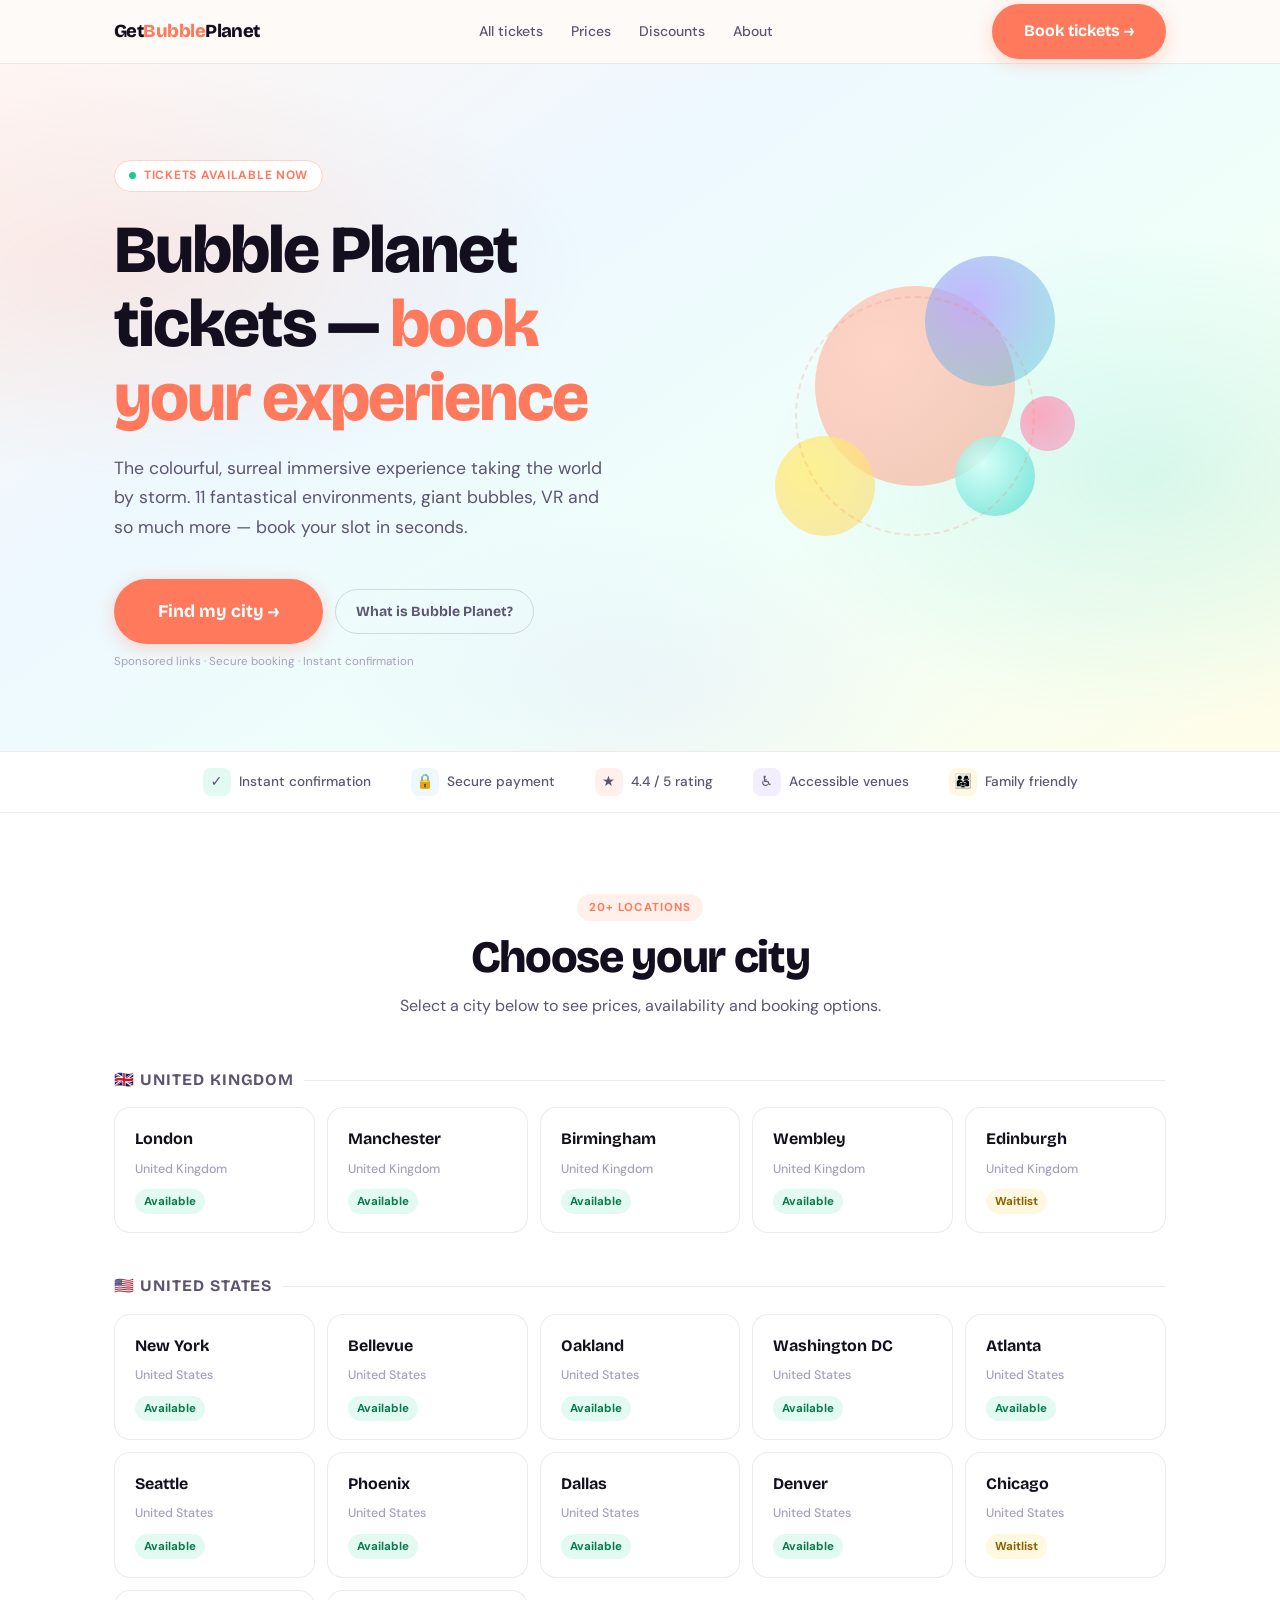
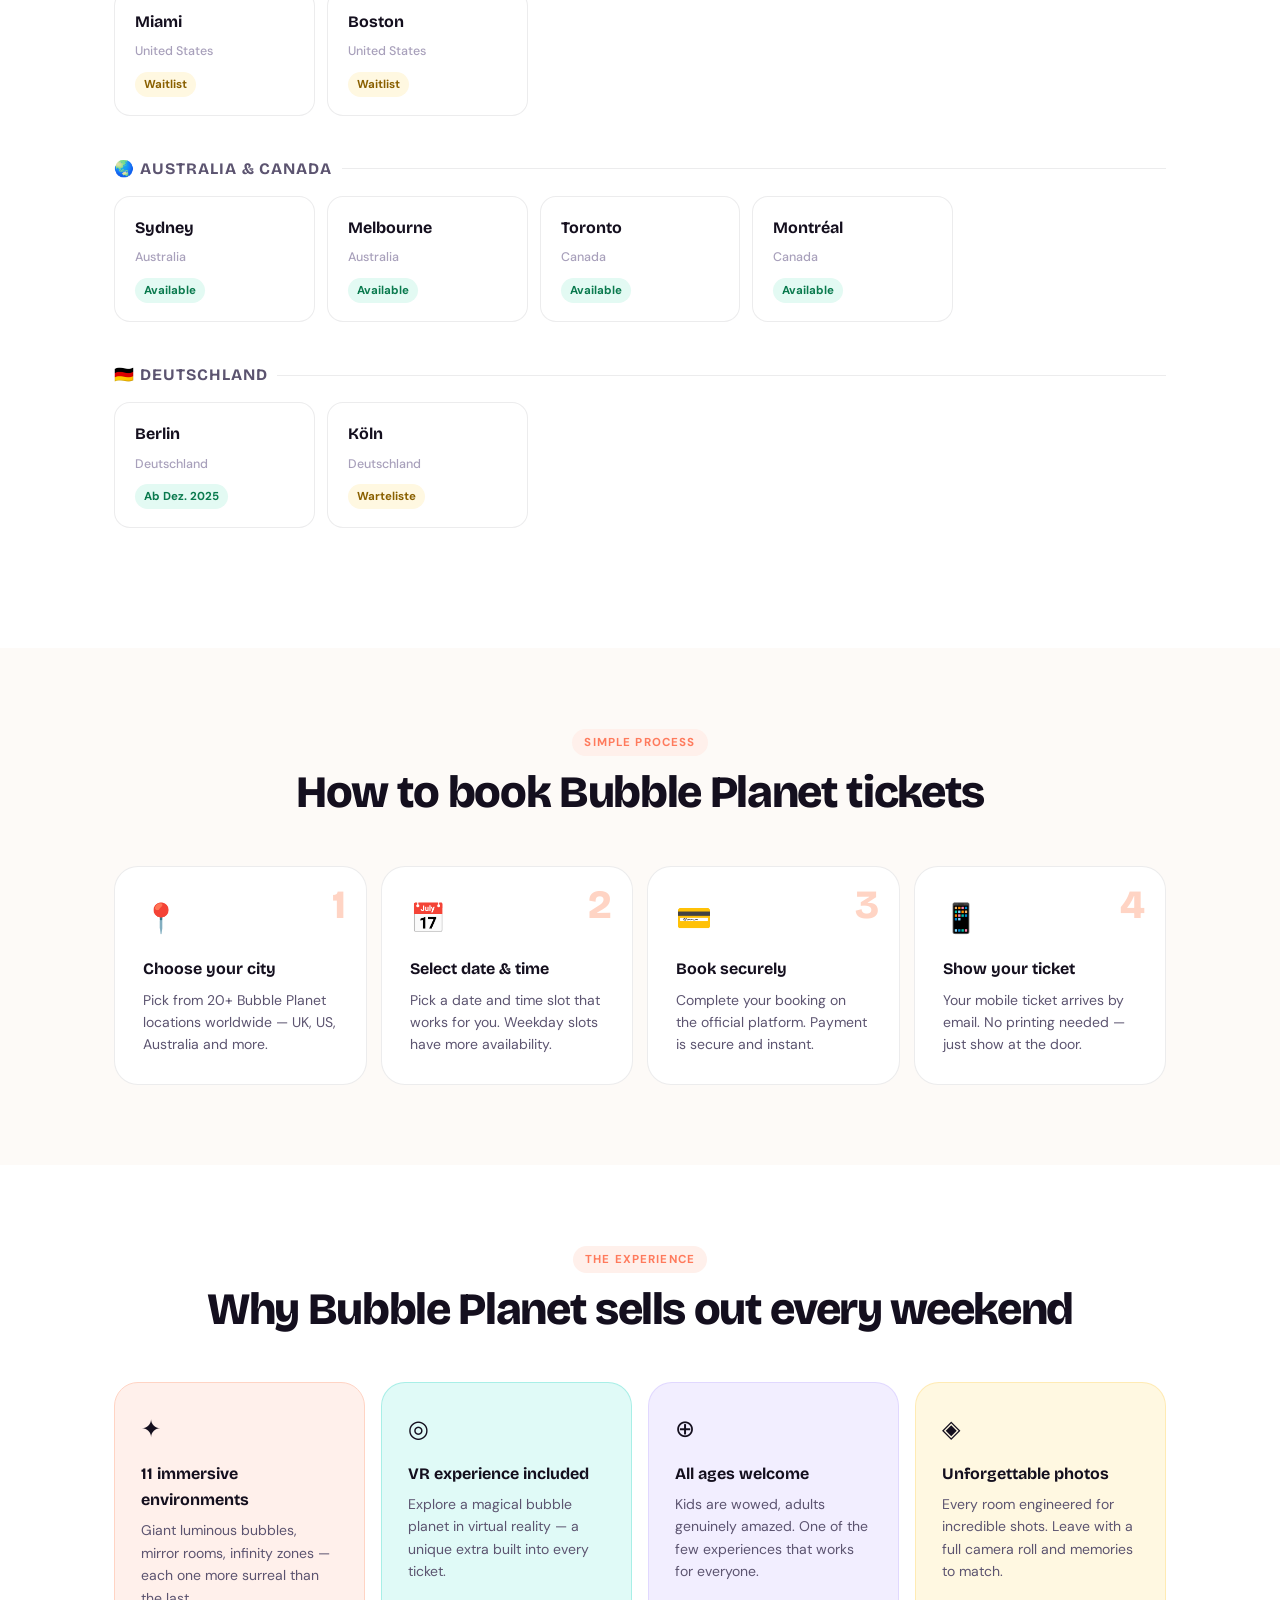
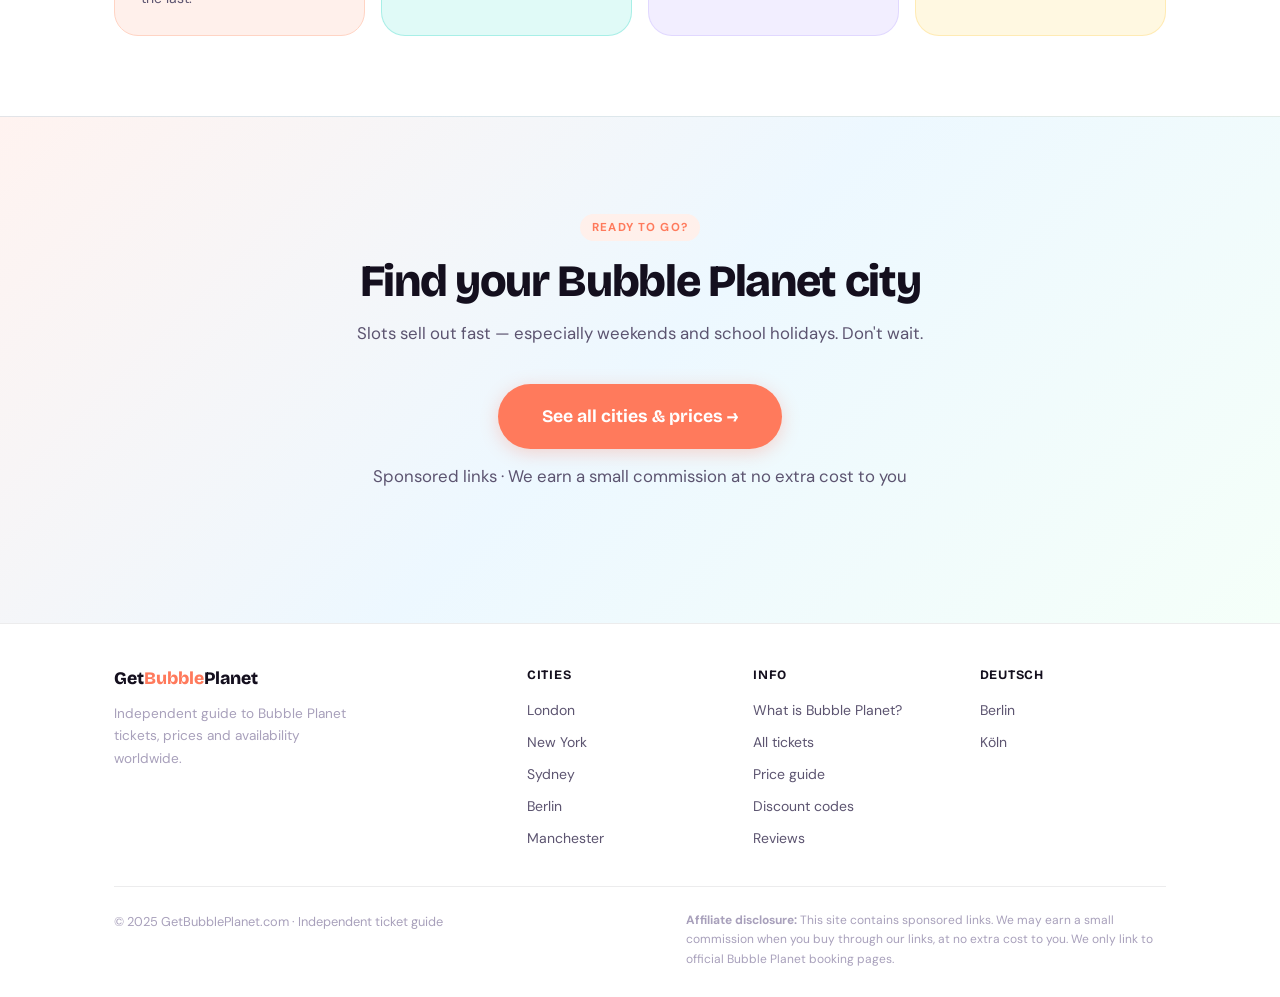
<file: index.html>
<!DOCTYPE html>
<html lang="en">
<head>
<meta name='impact-site-verification' value='de26e5b7-6f92-422f-9f2e-7f933864f6cf'>
<meta charset="UTF-8">
<meta name="viewport" content="width=device-width,initial-scale=1">
<title>Bubble Planet Tickets – Book Online | GetBubblePlanet.com</title>
<meta name="description" content="Get Bubble Planet tickets online. Compare prices, check availability and book instantly for London, New York, Sydney, Berlin and 20+ cities worldwide.">
<link rel="canonical" href="https://getbubbleplanet.com/">
<link rel="stylesheet" href="css/style.css">
<style>
.reveal{opacity:0;transform:translateY(24px);transition:opacity .55s ease,transform .55s ease}
.reveal.visible{opacity:1;transform:none}

/* Cities section */
.cities-section{background:#fff;padding:80px 0}
.market-title{font-family:var(--ff-head);font-size:1rem;font-weight:700;color:var(--ink2);text-transform:uppercase;letter-spacing:.06em;margin-bottom:14px;display:flex;align-items:center;gap:10px}
.market-title::after{content:'';flex:1;height:1px;background:var(--border)}
.market-block{margin-bottom:40px}

/* How it works */
.how-steps{display:grid;grid-template-columns:repeat(auto-fit,minmax(200px,1fr));gap:14px;counter-reset:steps}
.how-step{background:#fff;border:1.5px solid var(--border);border-radius:var(--r-lg);padding:28px;position:relative;counter-increment:steps}
.how-step::before{content:counter(steps);position:absolute;top:18px;right:20px;font-family:var(--ff-head);font-size:2.5rem;font-weight:800;color:var(--peach-m);line-height:1}
.how-icon{font-size:1.8rem;margin-bottom:14px}
.how-title{font-family:var(--ff-head);font-size:1rem;font-weight:700;margin-bottom:6px}
.how-desc{font-size:.875rem;color:var(--ink2);line-height:1.6;max-width:100%}
</style>

<script type="application/ld+json">
{"@context":"https://schema.org","@type":"WebSite","name":"GetBubblePlanet","url":"https://getbubbleplanet.com","description":"Independent Bubble Planet ticket guide","potentialAction":{"@type":"SearchAction","target":"https://getbubbleplanet.com/search?q={search_term_string}","query-input":"required name=search_term_string"}}
</script>
</head>
<body>

<!-- NAV -->
<nav class="nav">
  <div class="container nav__inner">
    <a href="/" class="nav__logo">Get<span>Bubble</span>Planet</a>
    <div class="nav__links">
      <a href="/pages/bubble-planet-tickets.html">All tickets</a>
      <a href="/pages/bubble-planet-prices.html">Prices</a>
      <a href="/pages/bubble-planet-discount-code.html">Discounts</a>
      <a href="/pages/what-is-bubble-planet.html">About</a>
    </div>
    <a href="/pages/bubble-planet-tickets.html" class="btn btn--primary nav__cta">Book tickets →</a>
    <button class="nav__mobile-btn" aria-label="Menu"><span></span><span></span><span></span></button>
  </div>
</nav>

<!-- HERO -->
<section class="hero">
  <div class="container hero__inner">
    <div class="hero__content">
      <div class="hero__badge">Tickets available now</div>
      <h1>Bubble Planet tickets — <em>book your experience</em></h1>
      <p class="hero__sub">The colourful, surreal immersive experience taking the world by storm. 11 fantastical environments, giant bubbles, VR and so much more — book your slot in seconds.</p>
      <div class="hero__actions">
        <a href="/pages/bubble-planet-tickets.html" class="btn btn--primary btn--lg">Find my city →</a>
        <a href="/pages/what-is-bubble-planet.html" class="btn btn--ghost">What is Bubble Planet?</a>
      </div>
      <p class="aff-note">Sponsored links · Secure booking · Instant confirmation</p>
    </div>
    <div class="hero__visual">
      <div class="bubble-cluster">
        <div class="bub bub-1"></div>
        <div class="bub bub-2"></div>
        <div class="bub bub-3"></div>
        <div class="bub bub-4"></div>
        <div class="bub bub-5"></div>
        <div class="bub-ring"></div>
      </div>
    </div>
  </div>
</section>

<!-- TRUST BAR -->
<div class="trust-bar">
  <div class="container trust-bar__inner">
    <div class="trust-item"><div class="trust-icon" style="background:#E3FAF3">✓</div>Instant confirmation</div>
    <div class="trust-item"><div class="trust-icon" style="background:#EDF8FF">🔒</div>Secure payment</div>
    <div class="trust-item"><div class="trust-icon" style="background:#FFF0EB">★</div>4.4 / 5 rating</div>
    <div class="trust-item"><div class="trust-icon" style="background:#F2EEFF">♿</div>Accessible venues</div>
    <div class="trust-item"><div class="trust-icon" style="background:#FFF8E1">👨‍👩‍👧</div>Family friendly</div>
  </div>
</div>

<!-- CITIES -->
<section class="cities-section">
  <div class="container">
    <div class="reveal text-center mb-12">
      <div class="section-label">20+ locations</div>
      <h2>Choose your city</h2>
      <p style="color:var(--ink2);margin:10px auto 0">Select a city below to see prices, availability and booking options.</p>
    </div>

    <div class="market-block reveal">
      <div class="market-title">🇬🇧 United Kingdom</div>
      <div class="city-grid">
        <a href="/pages/bubble-planet-london.html" class="city-card"><div class="city-card__name">London</div><div class="city-card__country">United Kingdom</div><span class="city-card__status status--avail">Available</span></a>
        <a href="/pages/bubble-planet-manchester.html" class="city-card"><div class="city-card__name">Manchester</div><div class="city-card__country">United Kingdom</div><span class="city-card__status status--avail">Available</span></a>
        <a href="#" class="city-card"><div class="city-card__name">Birmingham</div><div class="city-card__country">United Kingdom</div><span class="city-card__status status--avail">Available</span></a>
        <a href="#" class="city-card"><div class="city-card__name">Wembley</div><div class="city-card__country">United Kingdom</div><span class="city-card__status status--avail">Available</span></a>
        <a href="#" class="city-card"><div class="city-card__name">Edinburgh</div><div class="city-card__country">United Kingdom</div><span class="city-card__status status--wait">Waitlist</span></a>
      </div>
    </div>

    <div class="market-block reveal">
      <div class="market-title">🇺🇸 United States</div>
      <div class="city-grid">
        <a href="/pages/bubble-planet-new-york.html" class="city-card"><div class="city-card__name">New York</div><div class="city-card__country">United States</div><span class="city-card__status status--avail">Available</span></a>
        <a href="#" class="city-card"><div class="city-card__name">Bellevue</div><div class="city-card__country">United States</div><span class="city-card__status status--avail">Available</span></a>
        <a href="#" class="city-card"><div class="city-card__name">Oakland</div><div class="city-card__country">United States</div><span class="city-card__status status--avail">Available</span></a>
        <a href="#" class="city-card"><div class="city-card__name">Washington DC</div><div class="city-card__country">United States</div><span class="city-card__status status--avail">Available</span></a>
        <a href="#" class="city-card"><div class="city-card__name">Atlanta</div><div class="city-card__country">United States</div><span class="city-card__status status--avail">Available</span></a>
        <a href="#" class="city-card"><div class="city-card__name">Seattle</div><div class="city-card__country">United States</div><span class="city-card__status status--avail">Available</span></a>
        <a href="#" class="city-card"><div class="city-card__name">Phoenix</div><div class="city-card__country">United States</div><span class="city-card__status status--avail">Available</span></a>
        <a href="#" class="city-card"><div class="city-card__name">Dallas</div><div class="city-card__country">United States</div><span class="city-card__status status--avail">Available</span></a>
        <a href="#" class="city-card"><div class="city-card__name">Denver</div><div class="city-card__country">United States</div><span class="city-card__status status--avail">Available</span></a>
        <a href="#" class="city-card"><div class="city-card__name">Chicago</div><div class="city-card__country">United States</div><span class="city-card__status status--wait">Waitlist</span></a>
        <a href="#" class="city-card"><div class="city-card__name">Miami</div><div class="city-card__country">United States</div><span class="city-card__status status--wait">Waitlist</span></a>
        <a href="#" class="city-card"><div class="city-card__name">Boston</div><div class="city-card__country">United States</div><span class="city-card__status status--wait">Waitlist</span></a>
      </div>
    </div>

    <div class="market-block reveal">
      <div class="market-title">🌏 Australia & Canada</div>
      <div class="city-grid">
        <a href="/pages/bubble-planet-sydney.html" class="city-card"><div class="city-card__name">Sydney</div><div class="city-card__country">Australia</div><span class="city-card__status status--avail">Available</span></a>
        <a href="#" class="city-card"><div class="city-card__name">Melbourne</div><div class="city-card__country">Australia</div><span class="city-card__status status--avail">Available</span></a>
        <a href="#" class="city-card"><div class="city-card__name">Toronto</div><div class="city-card__country">Canada</div><span class="city-card__status status--avail">Available</span></a>
        <a href="#" class="city-card"><div class="city-card__name">Montréal</div><div class="city-card__country">Canada</div><span class="city-card__status status--avail">Available</span></a>
      </div>
    </div>

    <div class="market-block reveal">
      <div class="market-title">🇩🇪 Deutschland</div>
      <div class="city-grid">
        <a href="/pages/bubble-planet-berlin.html" class="city-card"><div class="city-card__name">Berlin</div><div class="city-card__country">Deutschland</div><span class="city-card__status status--avail">Ab Dez. 2025</span></a>
        <a href="#" class="city-card"><div class="city-card__name">Köln</div><div class="city-card__country">Deutschland</div><span class="city-card__status status--wait">Warteliste</span></a>
      </div>
    </div>
  </div>
</section>

<!-- HOW IT WORKS -->
<section class="section" style="background:var(--bg)">
  <div class="container">
    <div class="reveal text-center mb-12">
      <div class="section-label">Simple process</div>
      <h2>How to book Bubble Planet tickets</h2>
    </div>
    <div class="how-steps reveal">
      <div class="how-step"><div class="how-icon">📍</div><div class="how-title">Choose your city</div><div class="how-desc">Pick from 20+ Bubble Planet locations worldwide — UK, US, Australia and more.</div></div>
      <div class="how-step"><div class="how-icon">📅</div><div class="how-title">Select date & time</div><div class="how-desc">Pick a date and time slot that works for you. Weekday slots have more availability.</div></div>
      <div class="how-step"><div class="how-icon">💳</div><div class="how-title">Book securely</div><div class="how-desc">Complete your booking on the official platform. Payment is secure and instant.</div></div>
      <div class="how-step"><div class="how-icon">📱</div><div class="how-title">Show your ticket</div><div class="how-desc">Your mobile ticket arrives by email. No printing needed — just show at the door.</div></div>
    </div>
  </div>
</section>

<!-- FEATURES -->
<section class="section" style="background:#fff">
  <div class="container">
    <div class="reveal text-center mb-12">
      <div class="section-label">The experience</div>
      <h2>Why Bubble Planet sells out every weekend</h2>
    </div>
    <div class="feat-grid reveal">
      <div class="feat-card feat-card--peach"><div class="feat-icon">✦</div><div class="feat-title">11 immersive environments</div><div class="feat-desc">Giant luminous bubbles, mirror rooms, infinity zones — each one more surreal than the last.</div></div>
      <div class="feat-card feat-card--teal"><div class="feat-icon">◎</div><div class="feat-title">VR experience included</div><div class="feat-desc">Explore a magical bubble planet in virtual reality — a unique extra built into every ticket.</div></div>
      <div class="feat-card feat-card--lav"><div class="feat-icon">⊕</div><div class="feat-title">All ages welcome</div><div class="feat-desc">Kids are wowed, adults genuinely amazed. One of the few experiences that works for everyone.</div></div>
      <div class="feat-card feat-card--yel"><div class="feat-icon">◈</div><div class="feat-title">Unforgettable photos</div><div class="feat-desc">Every room engineered for incredible shots. Leave with a full camera roll and memories to match.</div></div>
    </div>
  </div>
</section>

<!-- BOTTOM CTA -->
<section class="bottom-cta">
  <div class="container">
    <div class="reveal">
      <div class="section-label" style="margin-bottom:16px">Ready to go?</div>
      <h2>Find your Bubble Planet city</h2>
      <p>Slots sell out fast — especially weekends and school holidays. Don't wait.</p>
      <a href="/pages/bubble-planet-tickets.html" class="btn btn--primary btn--lg">See all cities & prices →</a>
      <p class="aff-note" style="margin-top:14px">Sponsored links · We earn a small commission at no extra cost to you</p>
    </div>
  </div>
</section>

<!-- FOOTER -->
<footer class="footer">
  <div class="container">
    <div class="footer__grid">
      <div>
        <div class="footer__brand-name">Get<span>Bubble</span>Planet</div>
        <p class="footer__desc">Independent guide to Bubble Planet tickets, prices and availability worldwide.</p>
      </div>
      <div>
        <div class="footer__col-title">Cities</div>
        <div class="footer__links">
          <a href="/pages/bubble-planet-london.html">London</a>
          <a href="/pages/bubble-planet-new-york.html">New York</a>
          <a href="/pages/bubble-planet-sydney.html">Sydney</a>
          <a href="/pages/bubble-planet-berlin.html">Berlin</a>
          <a href="/pages/bubble-planet-manchester.html">Manchester</a>
        </div>
      </div>
      <div>
        <div class="footer__col-title">Info</div>
        <div class="footer__links">
          <a href="/pages/what-is-bubble-planet.html">What is Bubble Planet?</a>
          <a href="/pages/bubble-planet-tickets.html">All tickets</a>
          <a href="/pages/bubble-planet-prices.html">Price guide</a>
          <a href="/pages/bubble-planet-discount-code.html">Discount codes</a>
          <a href="/pages/bubble-planet-reviews.html">Reviews</a>
        </div>
      </div>
      <div>
        <div class="footer__col-title">Deutsch</div>
        <div class="footer__links">
          <a href="/pages/bubble-planet-berlin.html">Berlin</a>
          <a href="/pages/bubble-planet-koeln.html">Köln</a>
        </div>
      </div>
    </div>
    <div class="footer__bottom">
      <div class="footer__copy">© 2025 GetBubblePlanet.com · Independent ticket guide</div>
      <div class="footer__disclosure"><strong>Affiliate disclosure:</strong> This site contains sponsored links. We may earn a small commission when you buy through our links, at no extra cost to you. We only link to official Bubble Planet booking pages.</div>
    </div>
  </div>
</footer>

<script src="js/main.js"></script>
</body>
</html>
</file>
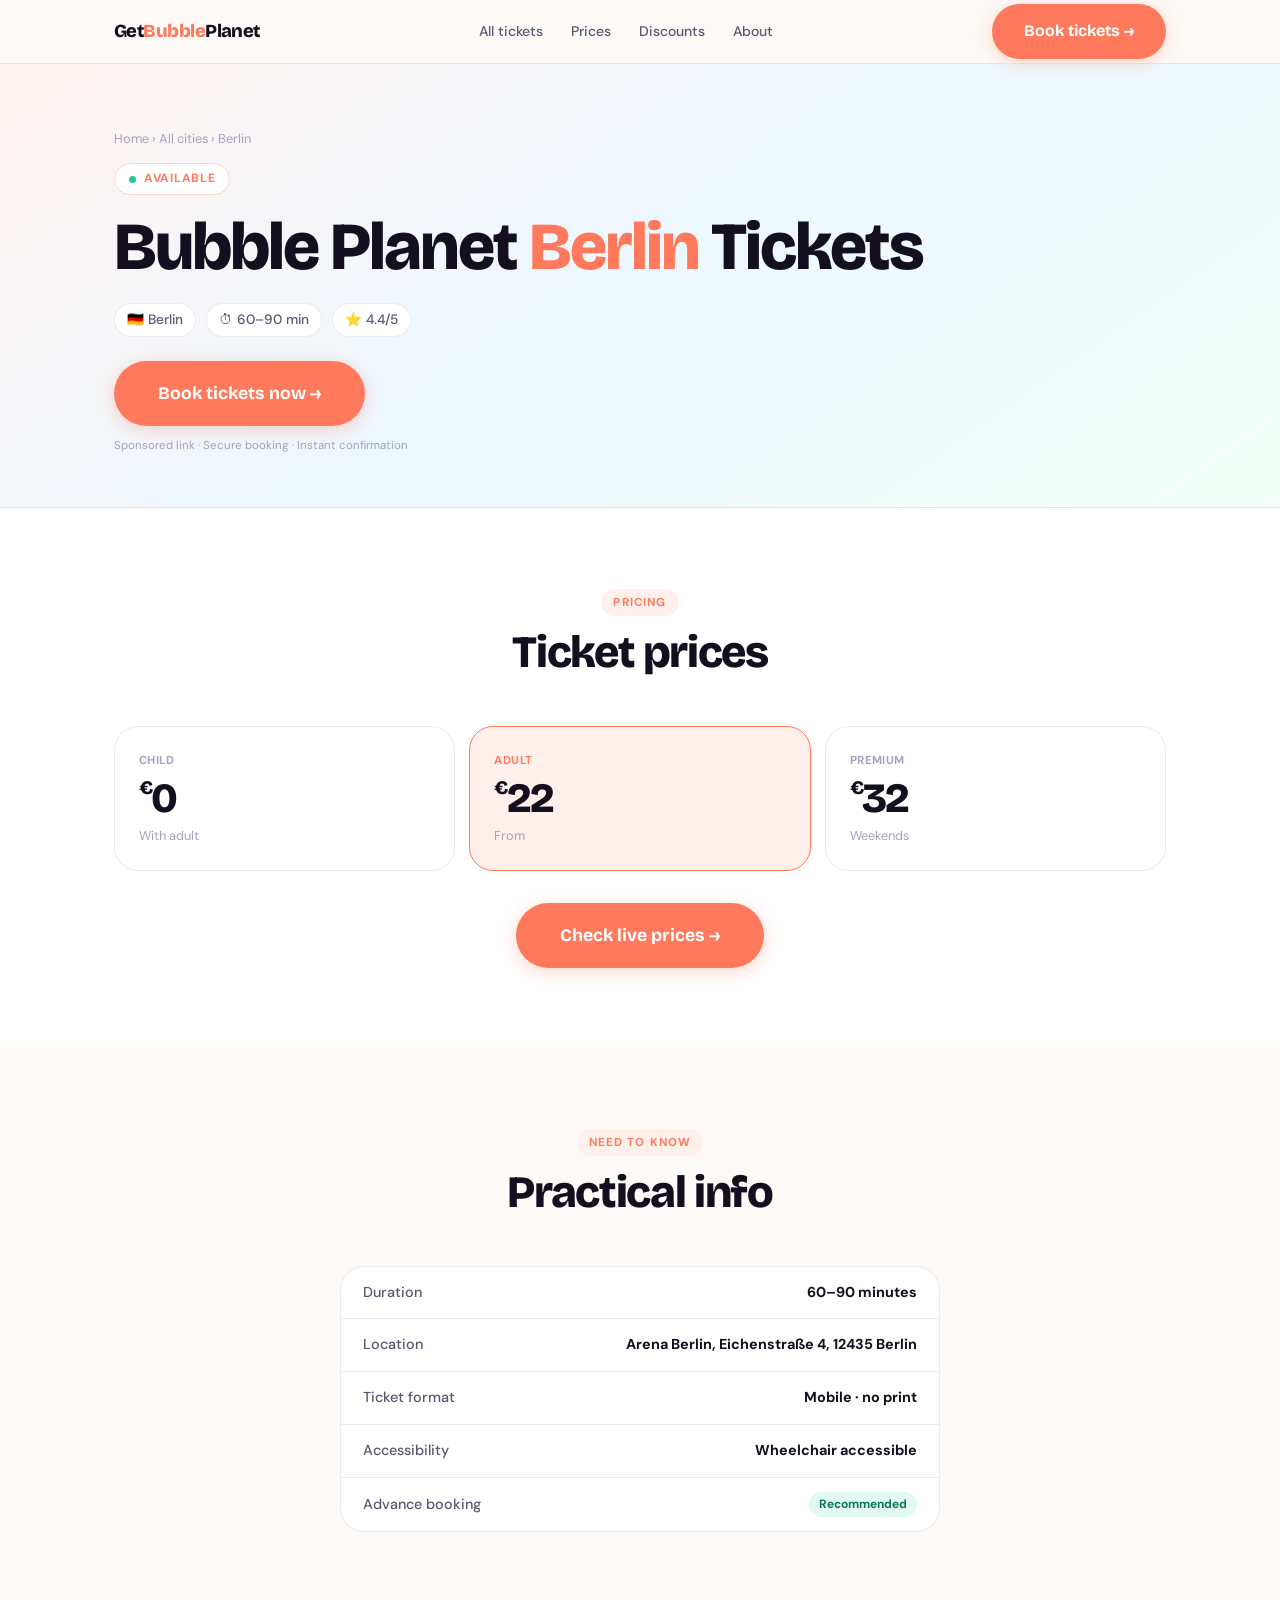
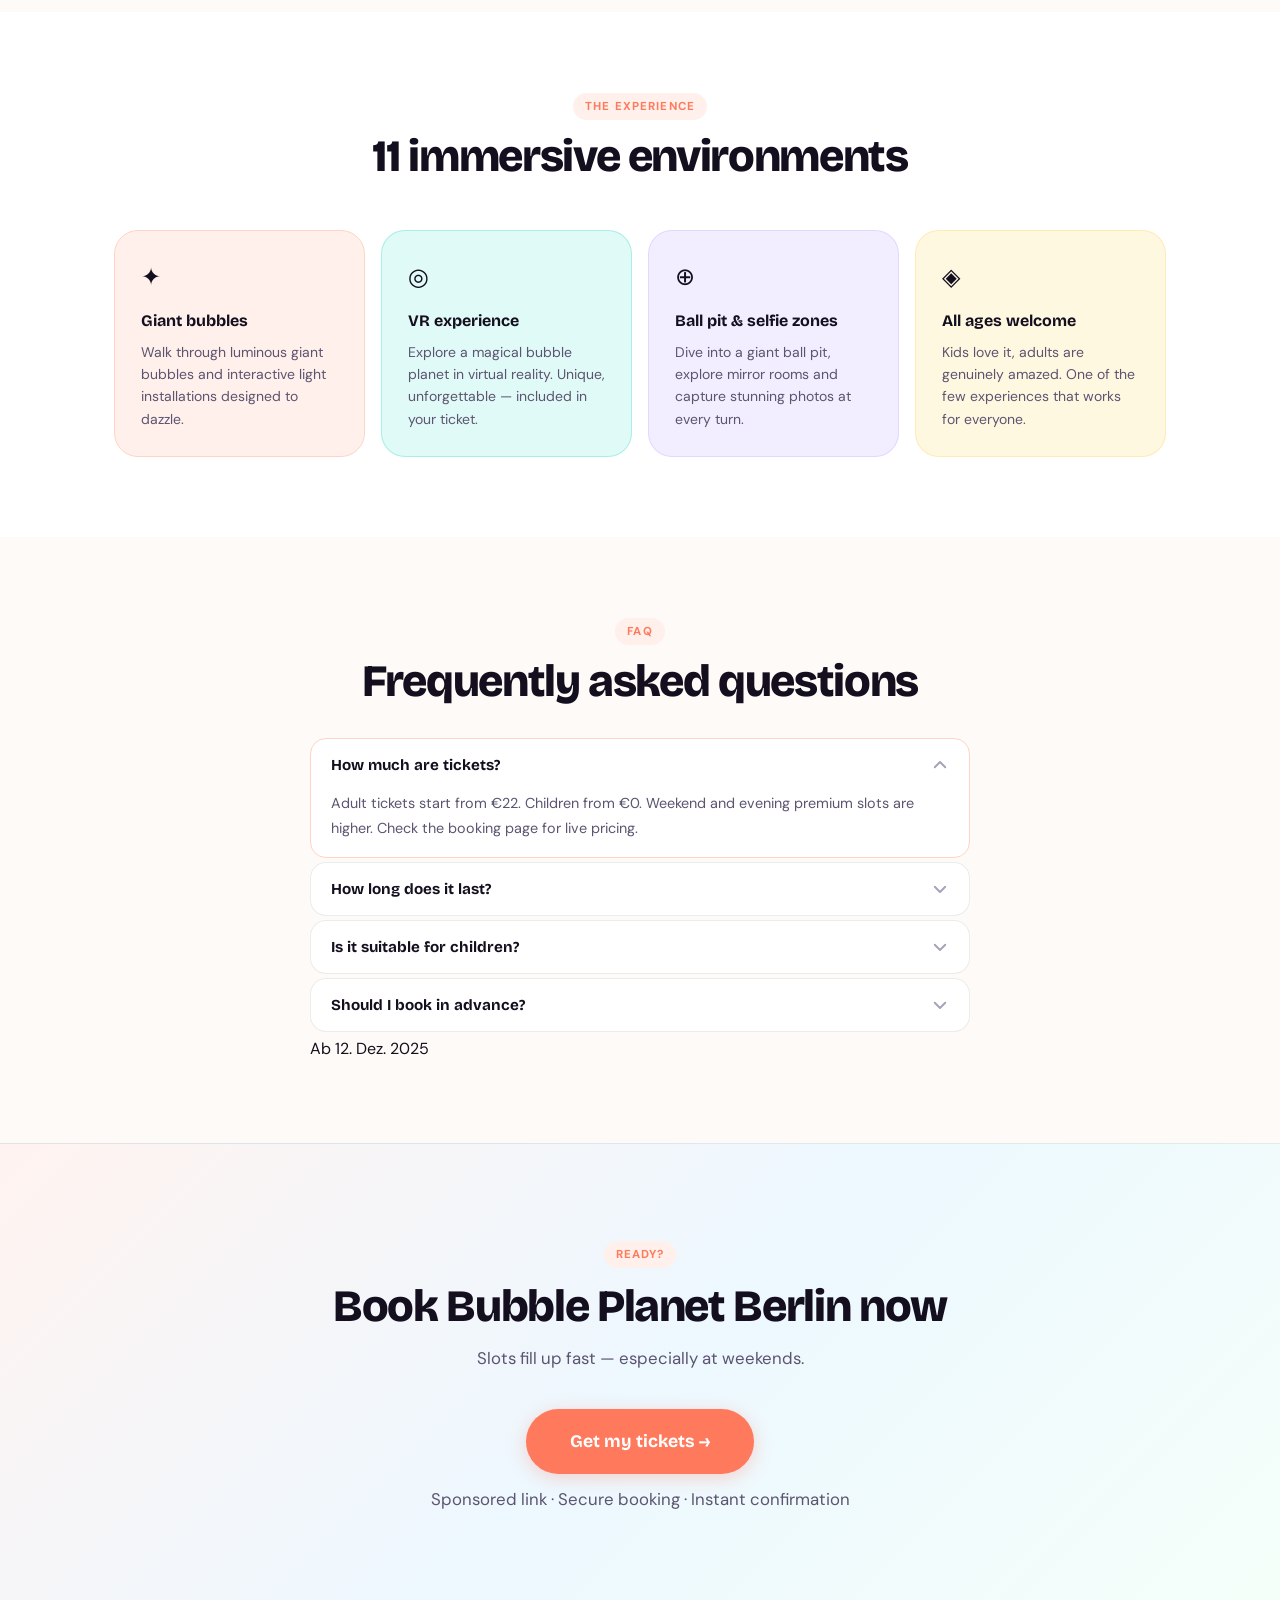
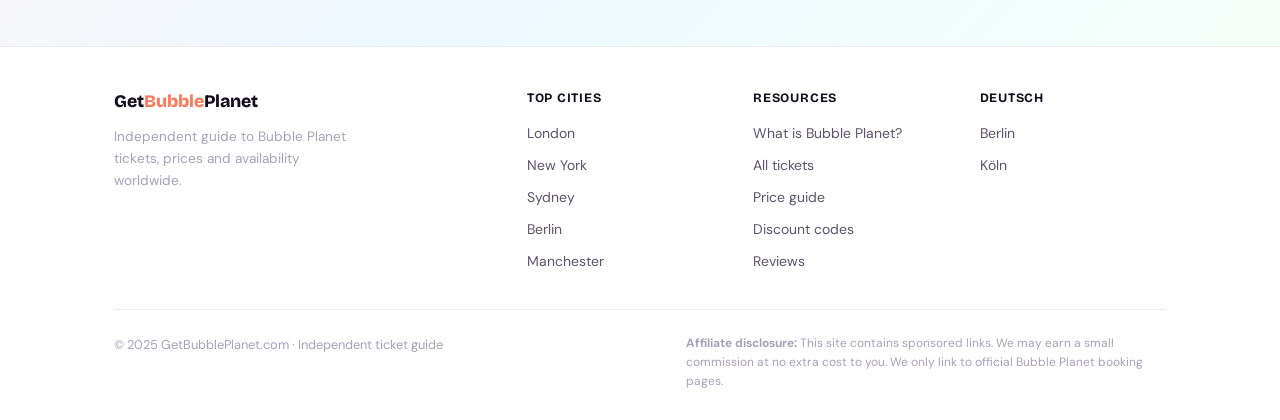
<file: pages/bubble-planet-berlin.html>
<!DOCTYPE html>
<html lang="de">
<head>
<meta charset="UTF-8">
<meta name="viewport" content="width=device-width,initial-scale=1">
<title>Bubble Planet Berlin Tickets – Preise & Buchung 2025</title>
<meta name="description" content="Bubble Planet Berlin Tickets ab 22€ buchen. Arena Berlin, Eichenstraße 4. Sofortbestätigung garantiert.">
<link rel="canonical" href="https://getbubbleplanet.com/pages/bubble-planet-berlin">
<link rel="stylesheet" href="../css/style.css">
<style>
.reveal{opacity:0;transform:translateY(24px);transition:opacity .55s ease,transform .55s ease}
.reveal.visible{opacity:1;transform:none}
</style>
<script type="application/ld+json">{"@context":"https://schema.org","@type":"Event","name":"Bubble Planet Berlin","location":{"@type":"Place","name":"Bubble Planet Berlin","address":{"@type":"PostalAddress","addressLocality":"Berlin","addressCountry":"DE"}},"offers":{"@type":"Offer","price":"22","priceCurrency":"EUR","availability":"https://schema.org/InStock","url":"https://getbubbleplanet.com/pages/bubble-planet-berlin#book"}}</script>
</head>
<body>
<nav class="nav">
  <div class="container nav__inner">
    <a href="../index.html" class="nav__logo">Get<span>Bubble</span>Planet</a>
    <div class="nav__links">
      <a href="../pages/bubble-planet-tickets.html">All tickets</a>
      <a href="../pages/bubble-planet-prices.html">Prices</a>
      <a href="../pages/bubble-planet-discount-code.html">Discounts</a>
      <a href="../pages/what-is-bubble-planet.html">About</a>
    </div>
    <a href="../pages/bubble-planet-tickets.html" class="btn btn--primary nav__cta">Book tickets →</a>
    <button class="nav__mobile-btn" aria-label="Menu"><span></span><span></span><span></span></button>
  </div>
</nav>

<section style="background:linear-gradient(145deg,#FFF3F0 0%,#EDF8FF 50%,#F5FFF9 100%);padding:64px 0 52px;border-bottom:1px solid var(--border)">
  <div class="container">
    <div style="font-size:.8rem;color:var(--ink3);margin-bottom:14px"><a href="/" style="color:var(--ink3)">Home</a> › <a href="/pages/bubble-planet-tickets.html" style="color:var(--ink3)">All cities</a> › Berlin</div>
    <div style="display:inline-flex;align-items:center;gap:8px;background:#fff;border:1.5px solid var(--peach-m);color:var(--peach);font-size:.75rem;font-weight:700;letter-spacing:.06em;text-transform:uppercase;padding:5px 14px;border-radius:100px;margin-bottom:16px"><span style="width:7px;height:7px;background:var(--green);border-radius:50%;display:inline-block"></span>Available</div>
    <h1>Bubble Planet <span style="color:var(--peach)">Berlin</span> Tickets</h1>
    <div style="display:flex;gap:10px;flex-wrap:wrap;margin:18px 0 24px">
      <div style="display:flex;align-items:center;gap:6px;font-size:.85rem;font-weight:500;color:var(--ink2);background:#fff;border:1px solid var(--border);border-radius:100px;padding:5px 12px">🇩🇪 Berlin</div>
      <div style="display:flex;align-items:center;gap:6px;font-size:.85rem;font-weight:500;color:var(--ink2);background:#fff;border:1px solid var(--border);border-radius:100px;padding:5px 12px">⏱ 60–90 min</div>
      <div style="display:flex;align-items:center;gap:6px;font-size:.85rem;font-weight:500;color:var(--ink2);background:#fff;border:1px solid var(--border);border-radius:100px;padding:5px 12px">⭐ 4.4/5</div>
      
    </div>
    <a href="https://feverup.com/m/438427" rel="nofollow sponsored" class="btn btn--primary btn--lg" id="book">Book tickets now →</a>
    <p style="font-size:.72rem;color:var(--ink3);margin-top:10px">Sponsored link · Secure booking · Instant confirmation</p>
  </div>
</section>

<section class="section" style="background:#fff">
  <div class="container">
    <div class="reveal text-center mb-12"><div class="section-label">Pricing</div><h2>Ticket prices</h2></div>
    <div class="pricing-grid reveal mb-8">
      <div class="price-card"><div class="price-label">Child</div><div class="price-amount"><sup>€</sup>0</div><div class="price-note">With adult</div></div>
      <div class="price-card price-card--featured"><div class="price-label">Adult</div><div class="price-amount"><sup>€</sup>22</div><div class="price-note">From</div></div>
      <div class="price-card"><div class="price-label">Premium</div><div class="price-amount"><sup>€</sup>32</div><div class="price-note">Weekends</div></div>
    </div>
    <div class="text-center reveal"><a href="https://feverup.com/m/438427" rel="nofollow sponsored" class="btn btn--primary btn--lg">Check live prices →</a></div>
  </div>
</section>

<section class="section" style="background:var(--bg)">
  <div class="container">
    <div class="reveal text-center mb-12"><div class="section-label">Need to know</div><h2>Practical info</h2></div>
    <div style="max-width:600px;margin:0 auto" class="reveal">
      <div class="info-box">
        <div class="info-row"><span class="info-key">Duration</span><span class="info-val">60–90 minutes</span></div>
        <div class="info-row"><span class="info-key">Location</span><span class="info-val">Arena Berlin, Eichenstraße 4, 12435 Berlin</span></div>
        <div class="info-row"><span class="info-key">Ticket format</span><span class="info-val">Mobile · no print</span></div>
        <div class="info-row"><span class="info-key">Accessibility</span><span class="info-val">Wheelchair accessible</span></div>
        <div class="info-row"><span class="info-key">Advance booking</span><span class="info-val"><span class="badge badge--green">Recommended</span></span></div>
      </div>
    </div>
  </div>
</section>

<section class="section" style="background:#fff">
  <div class="container">
    <div class="reveal text-center mb-12"><div class="section-label">The experience</div><h2>11 immersive environments</h2></div>
    <div class="feat-grid reveal">
      <div class="feat-card feat-card--peach"><div class="feat-icon">✦</div><div class="feat-title">Giant bubbles</div><div class="feat-desc">Walk through luminous giant bubbles and interactive light installations designed to dazzle.</div></div>
      <div class="feat-card feat-card--teal"><div class="feat-icon">◎</div><div class="feat-title">VR experience</div><div class="feat-desc">Explore a magical bubble planet in virtual reality. Unique, unforgettable — included in your ticket.</div></div>
      <div class="feat-card feat-card--lav"><div class="feat-icon">⊕</div><div class="feat-title">Ball pit & selfie zones</div><div class="feat-desc">Dive into a giant ball pit, explore mirror rooms and capture stunning photos at every turn.</div></div>
      <div class="feat-card feat-card--yel"><div class="feat-icon">◈</div><div class="feat-title">All ages welcome</div><div class="feat-desc">Kids love it, adults are genuinely amazed. One of the few experiences that works for everyone.</div></div>
    </div>
  </div>
</section>

<section class="section" style="background:var(--bg)">
  <div class="container">
    <div class="reveal text-center mb-8"><div class="section-label">FAQ</div><h2>Frequently asked questions</h2></div>
    <div style="max-width:660px;margin:0 auto" class="reveal">
      <div class="faq-list">
        <div class="faq-item"><button class="faq-q">How much are tickets?<svg class="faq-chev" fill="none" viewBox="0 0 24 24" stroke="currentColor" stroke-width="2.5"><path stroke-linecap="round" stroke-linejoin="round" d="M19 9l-7 7-7-7"/></svg></button><div class="faq-a">Adult tickets start from €22. Children from €0. Weekend and evening premium slots are higher. Check the booking page for live pricing.</div></div>
        <div class="faq-item"><button class="faq-q">How long does it last?<svg class="faq-chev" fill="none" viewBox="0 0 24 24" stroke="currentColor" stroke-width="2.5"><path stroke-linecap="round" stroke-linejoin="round" d="M19 9l-7 7-7-7"/></svg></button><div class="faq-a">Approximately 60–90 minutes. You explore at your own pace across 11 environments within your booked time slot.</div></div>
        <div class="faq-item"><button class="faq-q">Is it suitable for children?<svg class="faq-chev" fill="none" viewBox="0 0 24 24" stroke="currentColor" stroke-width="2.5"><path stroke-linecap="round" stroke-linejoin="round" d="M19 9l-7 7-7-7"/></svg></button><div class="faq-a">Yes, fully suitable for children aged 3 and above with an adult. Children under 2 may be free. Fully family-friendly.</div></div>
        <div class="faq-item"><button class="faq-q">Should I book in advance?<svg class="faq-chev" fill="none" viewBox="0 0 24 24" stroke="currentColor" stroke-width="2.5"><path stroke-linecap="round" stroke-linejoin="round" d="M19 9l-7 7-7-7"/></svg></button><div class="faq-a">Yes — strongly recommended. Bubble Planet sells out fast on weekends and school holidays. Online booking secures your slot.</div></div>
        Ab 12. Dez. 2025
      </div>
    </div>
  </div>
</section>

<section class="bottom-cta">
  <div class="container reveal">
    <div class="section-label" style="margin-bottom:14px">Ready?</div>
    <h2>Book Bubble Planet Berlin now</h2>
    <p>Slots fill up fast — especially at weekends.</p>
    <a href="https://feverup.com/m/438427" rel="nofollow sponsored" class="btn btn--primary btn--lg">Get my tickets →</a>
    <p class="aff-note" style="margin-top:12px">Sponsored link · Secure booking · Instant confirmation</p>
  </div>
</section>

<footer class="footer">
  <div class="container">
    <div class="footer__grid">
      <div><div class="footer__brand-name">Get<span>Bubble</span>Planet</div><p class="footer__desc">Independent guide to Bubble Planet tickets, prices and availability worldwide.</p></div>
      <div><div class="footer__col-title">Top cities</div><div class="footer__links"><a href="../pages/bubble-planet-london.html">London</a><a href="../pages/bubble-planet-new-york.html">New York</a><a href="../pages/bubble-planet-sydney.html">Sydney</a><a href="../pages/bubble-planet-berlin.html">Berlin</a><a href="../pages/bubble-planet-manchester.html">Manchester</a></div></div>
      <div><div class="footer__col-title">Resources</div><div class="footer__links"><a href="../pages/what-is-bubble-planet.html">What is Bubble Planet?</a><a href="../pages/bubble-planet-tickets.html">All tickets</a><a href="../pages/bubble-planet-prices.html">Price guide</a><a href="../pages/bubble-planet-discount-code.html">Discount codes</a><a href="../pages/bubble-planet-reviews.html">Reviews</a></div></div>
      <div><div class="footer__col-title">Deutsch</div><div class="footer__links"><a href="../pages/bubble-planet-berlin.html">Berlin</a><a href="#">Köln</a></div></div>
    </div>
    <div class="footer__bottom">
      <div class="footer__copy">© 2025 GetBubblePlanet.com · Independent ticket guide</div>
      <div class="footer__disclosure"><strong>Affiliate disclosure:</strong> This site contains sponsored links. We may earn a small commission at no extra cost to you. We only link to official Bubble Planet booking pages.</div>
    </div>
  </div>
</footer>
<script src="../js/main.js"></script>
</body>
</html>
</file>
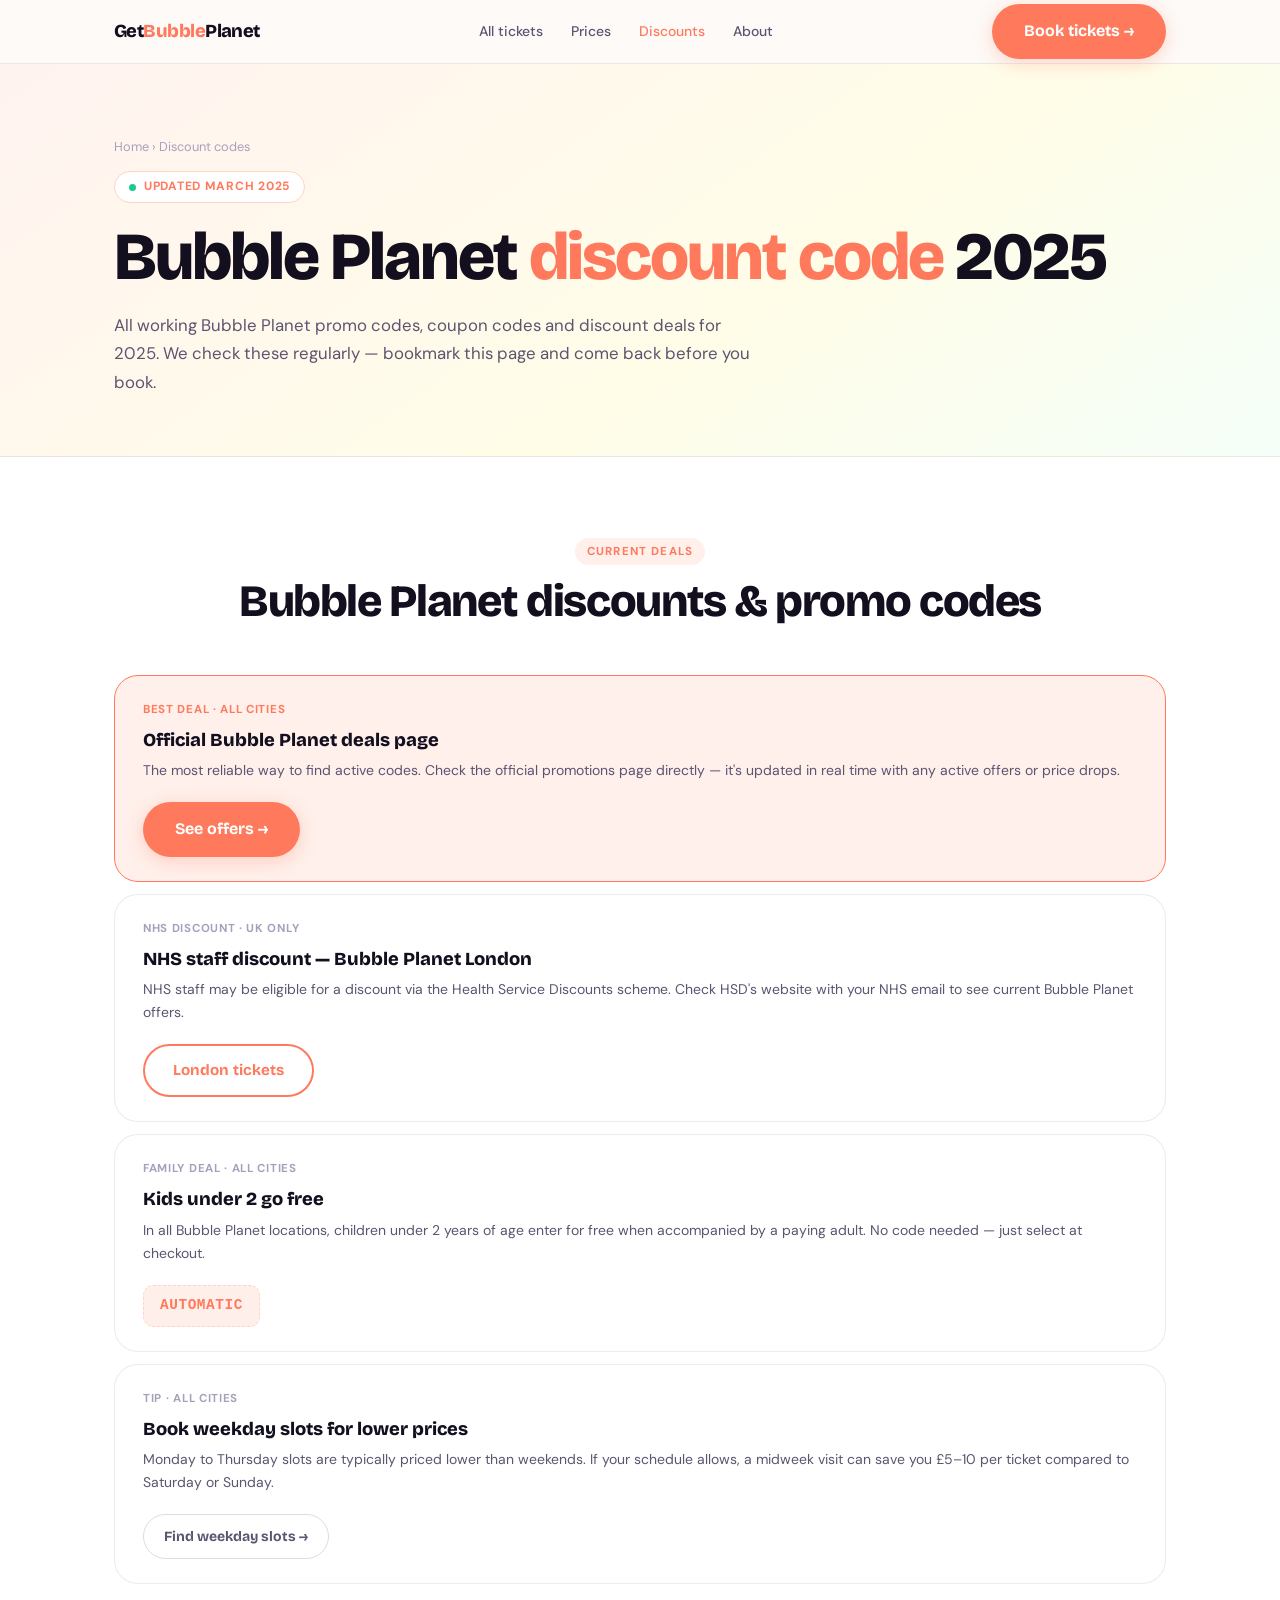
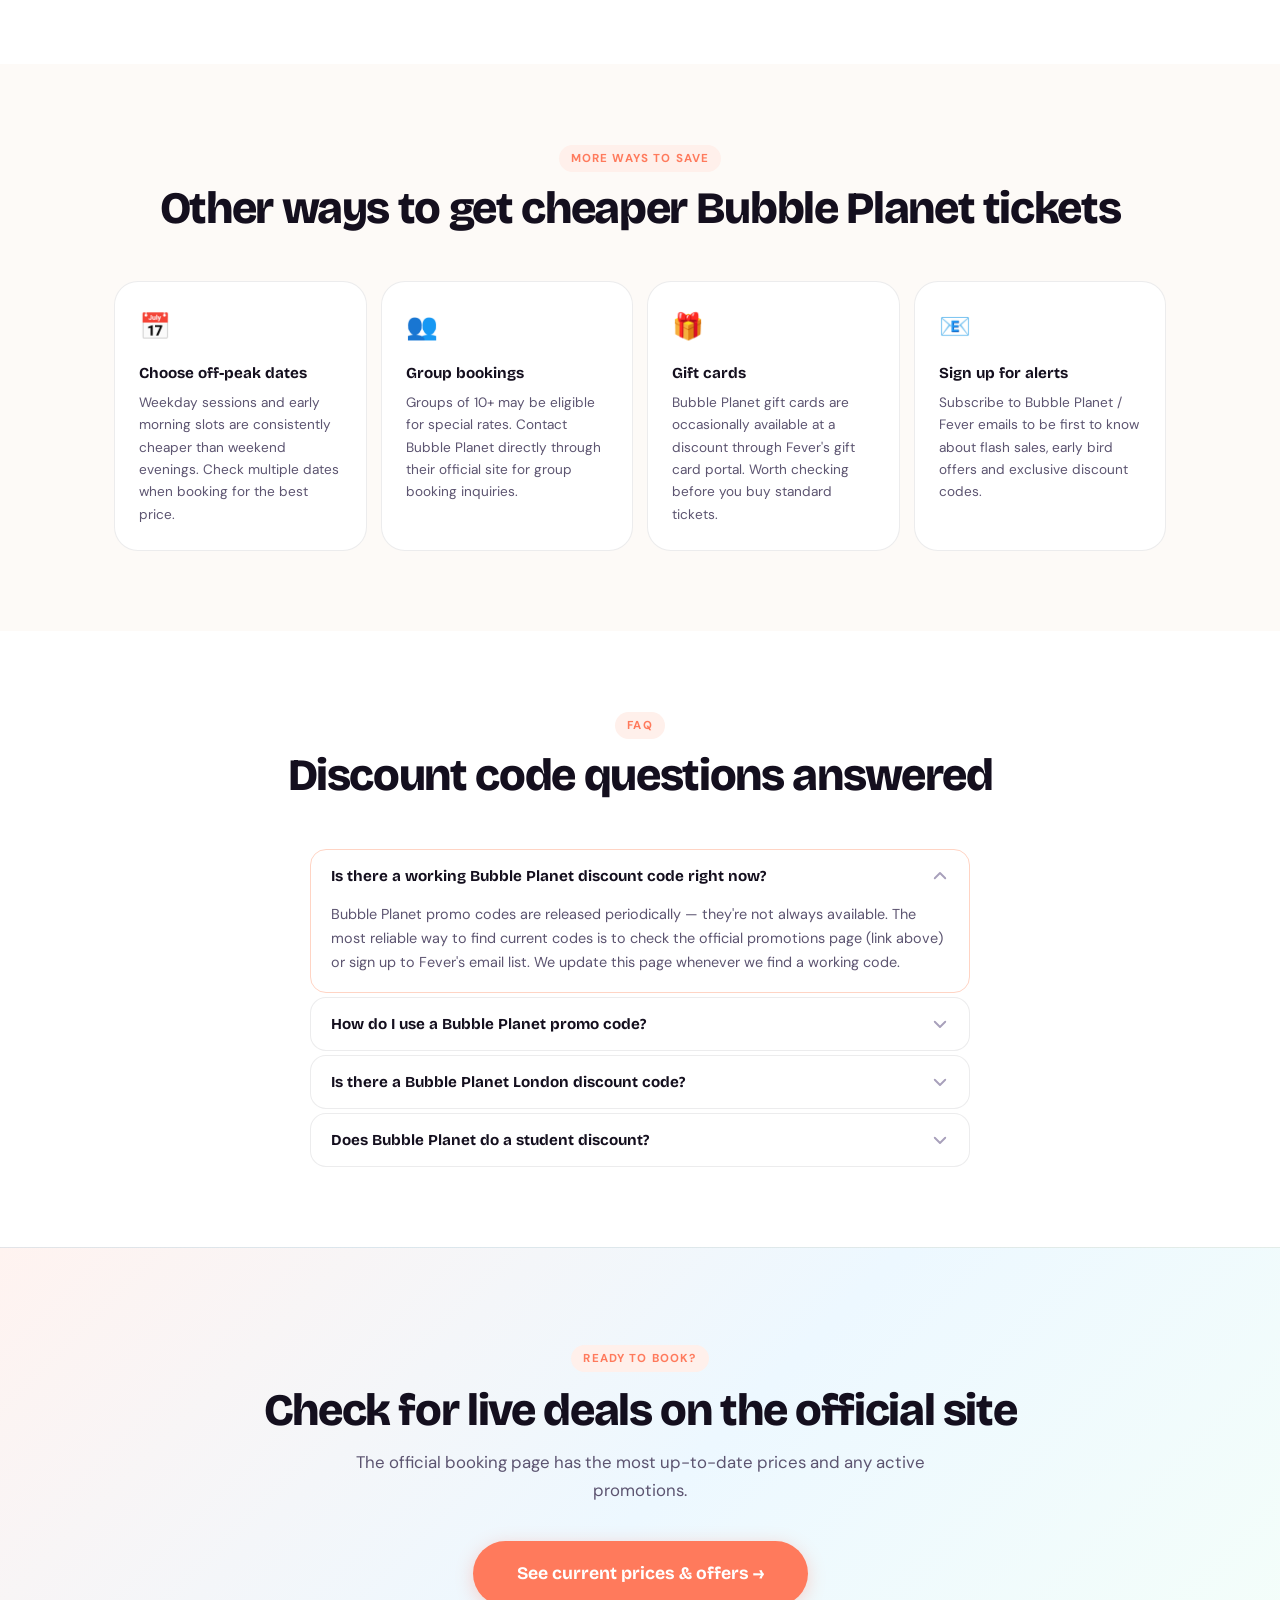
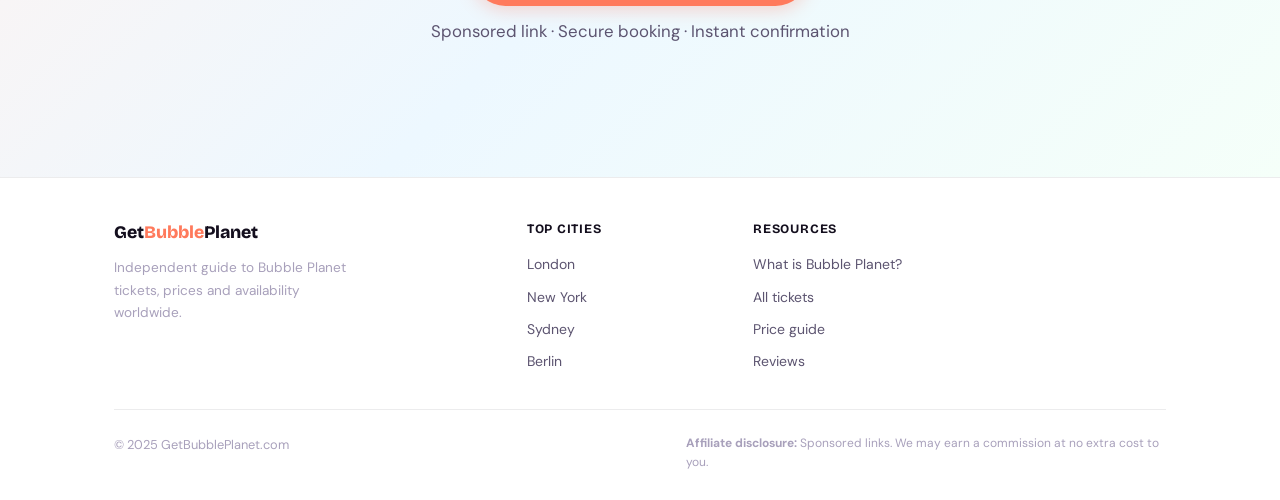
<file: pages/bubble-planet-discount-code.html>
<!DOCTYPE html>
<html lang="en">
<head>
<meta charset="UTF-8">
<meta name="viewport" content="width=device-width,initial-scale=1">
<title>Bubble Planet Discount Code 2025 – Promo Codes & Deals</title>
<meta name="description" content="Find working Bubble Planet discount codes and promo codes for 2025. Save on tickets in London, New York, Sydney and more. Updated regularly.">
<link rel="canonical" href="https://getbubbleplanet.com/pages/bubble-planet-discount-code">
<link rel="stylesheet" href="../css/style.css">
<style>
.reveal{opacity:0;transform:translateY(24px);transition:opacity .55s ease,transform .55s ease}
.reveal.visible{opacity:1;transform:none}
.deal-card{background:#fff;border:1.5px solid var(--border);border-radius:var(--r-lg);padding:24px 28px;display:flex;justify-content:space-between;align-items:center;gap:20px;flex-wrap:wrap;transition:border-color .15s}
.deal-card:hover{border-color:var(--peach-m)}
.deal-card--featured{border-color:var(--peach);background:var(--peach-l)}
.deal-label{font-size:.72rem;font-weight:700;letter-spacing:.06em;text-transform:uppercase;color:var(--ink3);margin-bottom:6px}
.deal-card--featured .deal-label{color:var(--peach)}
.deal-title{font-family:var(--ff-head);font-size:1.15rem;font-weight:800;color:var(--ink);margin-bottom:4px}
.deal-desc{font-size:.875rem;color:var(--ink2)}
.deal-actions{display:flex;gap:10px;align-items:center;flex-shrink:0}
.deal-code{font-family:monospace;font-size:.9rem;font-weight:700;background:rgba(255,122,92,.12);color:var(--peach);border:1.5px dashed var(--peach-m);border-radius:var(--r-sm);padding:8px 16px;letter-spacing:.04em}
.deals-list{display:flex;flex-direction:column;gap:12px}
.alt-saves{display:grid;grid-template-columns:repeat(auto-fit,minmax(220px,1fr));gap:14px}
.alt-card{background:#fff;border:1.5px solid var(--border);border-radius:var(--r-lg);padding:24px}
.alt-icon{font-size:1.6rem;margin-bottom:12px}
.alt-title{font-family:var(--ff-head);font-size:.95rem;font-weight:700;margin-bottom:6px}
.alt-desc{font-size:.85rem;color:var(--ink2);line-height:1.65;max-width:100%}
</style>
<script type="application/ld+json">
{"@context":"https://schema.org","@type":"FAQPage","mainEntity":[{"@type":"Question","name":"Is there a Bubble Planet discount code?","acceptedAnswer":{"@type":"Answer","text":"Bubble Planet discount codes are released periodically through their official partners. Check this page regularly for the latest working codes and promotions."}},{"@type":"Question","name":"How do I use a Bubble Planet promo code?","acceptedAnswer":{"@type":"Answer","text":"Enter your promo code at checkout on the official Bubble Planet booking page. The discount will be applied automatically before payment."}},{"@type":"Question","name":"Can I get cheaper Bubble Planet tickets?","acceptedAnswer":{"@type":"Answer","text":"Yes — book weekday slots for lower prices, check for current promo codes, and note that children under 2 typically enter for free."}}]}
</script>
</head>
<body>
<nav class="nav">
  <div class="container nav__inner">
    <a href="/" class="nav__logo">Get<span>Bubble</span>Planet</a>
    <div class="nav__links">
      <a href="/pages/bubble-planet-tickets.html">All tickets</a>
      <a href="/pages/bubble-planet-prices.html">Prices</a>
      <a href="/pages/bubble-planet-discount-code.html" style="color:var(--peach)">Discounts</a>
      <a href="/pages/what-is-bubble-planet.html">About</a>
    </div>
    <a href="/pages/bubble-planet-tickets.html" class="btn btn--primary nav__cta">Book tickets →</a>
    <button class="nav__mobile-btn" aria-label="Menu"><span></span><span></span><span></span></button>
  </div>
</nav>

<section style="background:linear-gradient(145deg,#FFF3F0 0%,#FFFDE8 60%,#F5FFF9 100%);padding:72px 0 60px;border-bottom:1px solid var(--border)">
  <div class="container">
    <div style="font-size:.8rem;color:var(--ink3);margin-bottom:14px"><a href="/" style="color:var(--ink3)">Home</a> › Discount codes</div>
    <div style="display:inline-flex;align-items:center;gap:8px;background:#fff;border:1.5px solid var(--peach-m);color:var(--peach);font-size:.75rem;font-weight:700;letter-spacing:.06em;text-transform:uppercase;padding:5px 14px;border-radius:100px;margin-bottom:18px"><span style="width:7px;height:7px;background:var(--green);border-radius:50%;display:inline-block"></span>Updated March 2025</div>
    <h1>Bubble Planet <span style="color:var(--peach)">discount code</span> 2025</h1>
    <p style="color:var(--ink2);font-size:1.05rem;max-width:54ch;margin-top:16px;line-height:1.7">All working Bubble Planet promo codes, coupon codes and discount deals for 2025. We check these regularly — bookmark this page and come back before you book.</p>
  </div>
</section>

<section class="section" style="background:#fff">
  <div class="container">
    <div class="reveal text-center mb-12"><div class="section-label">Current deals</div><h2>Bubble Planet discounts & promo codes</h2></div>

    <div class="deals-list reveal">

      <div class="deal-card deal-card--featured">
        <div>
          <div class="deal-label">Best deal · All cities</div>
          <div class="deal-title">Official Bubble Planet deals page</div>
          <div class="deal-desc">The most reliable way to find active codes. Check the official promotions page directly — it's updated in real time with any active offers or price drops.</div>
        </div>
        <div class="deal-actions">
          <a href="https://feverup.com/m/134835" rel="nofollow sponsored" class="btn btn--primary">See offers →</a>
        </div>
      </div>

      <div class="deal-card">
        <div>
          <div class="deal-label">NHS Discount · UK only</div>
          <div class="deal-title">NHS staff discount — Bubble Planet London</div>
          <div class="deal-desc">NHS staff may be eligible for a discount via the Health Service Discounts scheme. Check HSD's website with your NHS email to see current Bubble Planet offers.</div>
        </div>
        <div class="deal-actions">
          <a href="/pages/bubble-planet-london.html" class="btn btn--outline">London tickets</a>
        </div>
      </div>

      <div class="deal-card">
        <div>
          <div class="deal-label">Family deal · All cities</div>
          <div class="deal-title">Kids under 2 go free</div>
          <div class="deal-desc">In all Bubble Planet locations, children under 2 years of age enter for free when accompanied by a paying adult. No code needed — just select at checkout.</div>
        </div>
        <div class="deal-actions">
          <span class="deal-code">AUTOMATIC</span>
        </div>
      </div>

      <div class="deal-card">
        <div>
          <div class="deal-label">Tip · All cities</div>
          <div class="deal-title">Book weekday slots for lower prices</div>
          <div class="deal-desc">Monday to Thursday slots are typically priced lower than weekends. If your schedule allows, a midweek visit can save you £5–10 per ticket compared to Saturday or Sunday.</div>
        </div>
        <div class="deal-actions">
          <a href="/pages/bubble-planet-tickets.html" class="btn btn--ghost">Find weekday slots →</a>
        </div>
      </div>

    </div>
  </div>
</section>

<section class="section" style="background:var(--bg)">
  <div class="container">
    <div class="reveal text-center mb-12"><div class="section-label">More ways to save</div><h2>Other ways to get cheaper Bubble Planet tickets</h2></div>
    <div class="alt-saves reveal">
      <div class="alt-card"><div class="alt-icon">📅</div><div class="alt-title">Choose off-peak dates</div><div class="alt-desc">Weekday sessions and early morning slots are consistently cheaper than weekend evenings. Check multiple dates when booking for the best price.</div></div>
      <div class="alt-card"><div class="alt-icon">👥</div><div class="alt-title">Group bookings</div><div class="alt-desc">Groups of 10+ may be eligible for special rates. Contact Bubble Planet directly through their official site for group booking inquiries.</div></div>
      <div class="alt-card"><div class="alt-icon">🎁</div><div class="alt-title">Gift cards</div><div class="alt-desc">Bubble Planet gift cards are occasionally available at a discount through Fever's gift card portal. Worth checking before you buy standard tickets.</div></div>
      <div class="alt-card"><div class="alt-icon">📧</div><div class="alt-title">Sign up for alerts</div><div class="alt-desc">Subscribe to Bubble Planet / Fever emails to be first to know about flash sales, early bird offers and exclusive discount codes.</div></div>
    </div>
  </div>
</section>

<section class="section" style="background:#fff">
  <div class="container">
    <div class="reveal text-center mb-12"><div class="section-label">FAQ</div><h2>Discount code questions answered</h2></div>
    <div style="max-width:660px;margin:0 auto" class="reveal">
      <div class="faq-list">
        <div class="faq-item"><button class="faq-q">Is there a working Bubble Planet discount code right now?<svg class="faq-chev" fill="none" viewBox="0 0 24 24" stroke="currentColor" stroke-width="2.5"><path stroke-linecap="round" stroke-linejoin="round" d="M19 9l-7 7-7-7"/></svg></button><div class="faq-a">Bubble Planet promo codes are released periodically — they're not always available. The most reliable way to find current codes is to check the official promotions page (link above) or sign up to Fever's email list. We update this page whenever we find a working code.</div></div>
        <div class="faq-item"><button class="faq-q">How do I use a Bubble Planet promo code?<svg class="faq-chev" fill="none" viewBox="0 0 24 24" stroke="currentColor" stroke-width="2.5"><path stroke-linecap="round" stroke-linejoin="round" d="M19 9l-7 7-7-7"/></svg></button><div class="faq-a">At checkout on the official Bubble Planet or Fever booking page, look for a "promo code" or "discount code" field. Enter your code and the discount will be applied before payment. If a code doesn't work, it may have expired — check back here for updated codes.</div></div>
        <div class="faq-item"><button class="faq-q">Is there a Bubble Planet London discount code?<svg class="faq-chev" fill="none" viewBox="0 0 24 24" stroke="currentColor" stroke-width="2.5"><path stroke-linecap="round" stroke-linejoin="round" d="M19 9l-7 7-7-7"/></svg></button><div class="faq-a">Occasionally yes — London-specific codes are released for limited periods. NHS staff may also access discounts via Health Service Discounts. Check this page before booking for the latest London deals.</div></div>
        <div class="faq-item"><button class="faq-q">Does Bubble Planet do a student discount?<svg class="faq-chev" fill="none" viewBox="0 0 24 24" stroke="currentColor" stroke-width="2.5"><path stroke-linecap="round" stroke-linejoin="round" d="M19 9l-7 7-7-7"/></svg></button><div class="faq-a">Student discounts are not consistently offered, but it's worth checking the official booking page as deals are added and removed regularly. UNIDAYS and Student Beans occasionally feature Fever / Bubble Planet offers.</div></div>
      </div>
    </div>
  </div>
</section>

<section class="bottom-cta">
  <div class="container reveal">
    <div class="section-label" style="margin-bottom:14px">Ready to book?</div>
    <h2>Check for live deals on the official site</h2>
    <p>The official booking page has the most up-to-date prices and any active promotions.</p>
    <a href="https://feverup.com/m/134835" rel="nofollow sponsored" class="btn btn--primary btn--lg">See current prices & offers →</a>
    <p class="aff-note" style="margin-top:12px">Sponsored link · Secure booking · Instant confirmation</p>
  </div>
</section>

<footer class="footer">
  <div class="container">
    <div class="footer__grid">
      <div><div class="footer__brand-name">Get<span>Bubble</span>Planet</div><p class="footer__desc">Independent guide to Bubble Planet tickets, prices and availability worldwide.</p></div>
      <div><div class="footer__col-title">Top cities</div><div class="footer__links"><a href="/pages/bubble-planet-london.html">London</a><a href="/pages/bubble-planet-new-york.html">New York</a><a href="/pages/bubble-planet-sydney.html">Sydney</a><a href="/pages/bubble-planet-berlin.html">Berlin</a></div></div>
      <div><div class="footer__col-title">Resources</div><div class="footer__links"><a href="/pages/what-is-bubble-planet.html">What is Bubble Planet?</a><a href="/pages/bubble-planet-tickets.html">All tickets</a><a href="/pages/bubble-planet-prices.html">Price guide</a><a href="/pages/bubble-planet-reviews.html">Reviews</a></div></div>
      <div></div>
    </div>
    <div class="footer__bottom">
      <div class="footer__copy">© 2025 GetBubblePlanet.com</div>
      <div class="footer__disclosure"><strong>Affiliate disclosure:</strong> Sponsored links. We may earn a commission at no extra cost to you.</div>
    </div>
  </div>
</footer>
<script src="../js/main.js"></script>
</body>
</html>
</file>
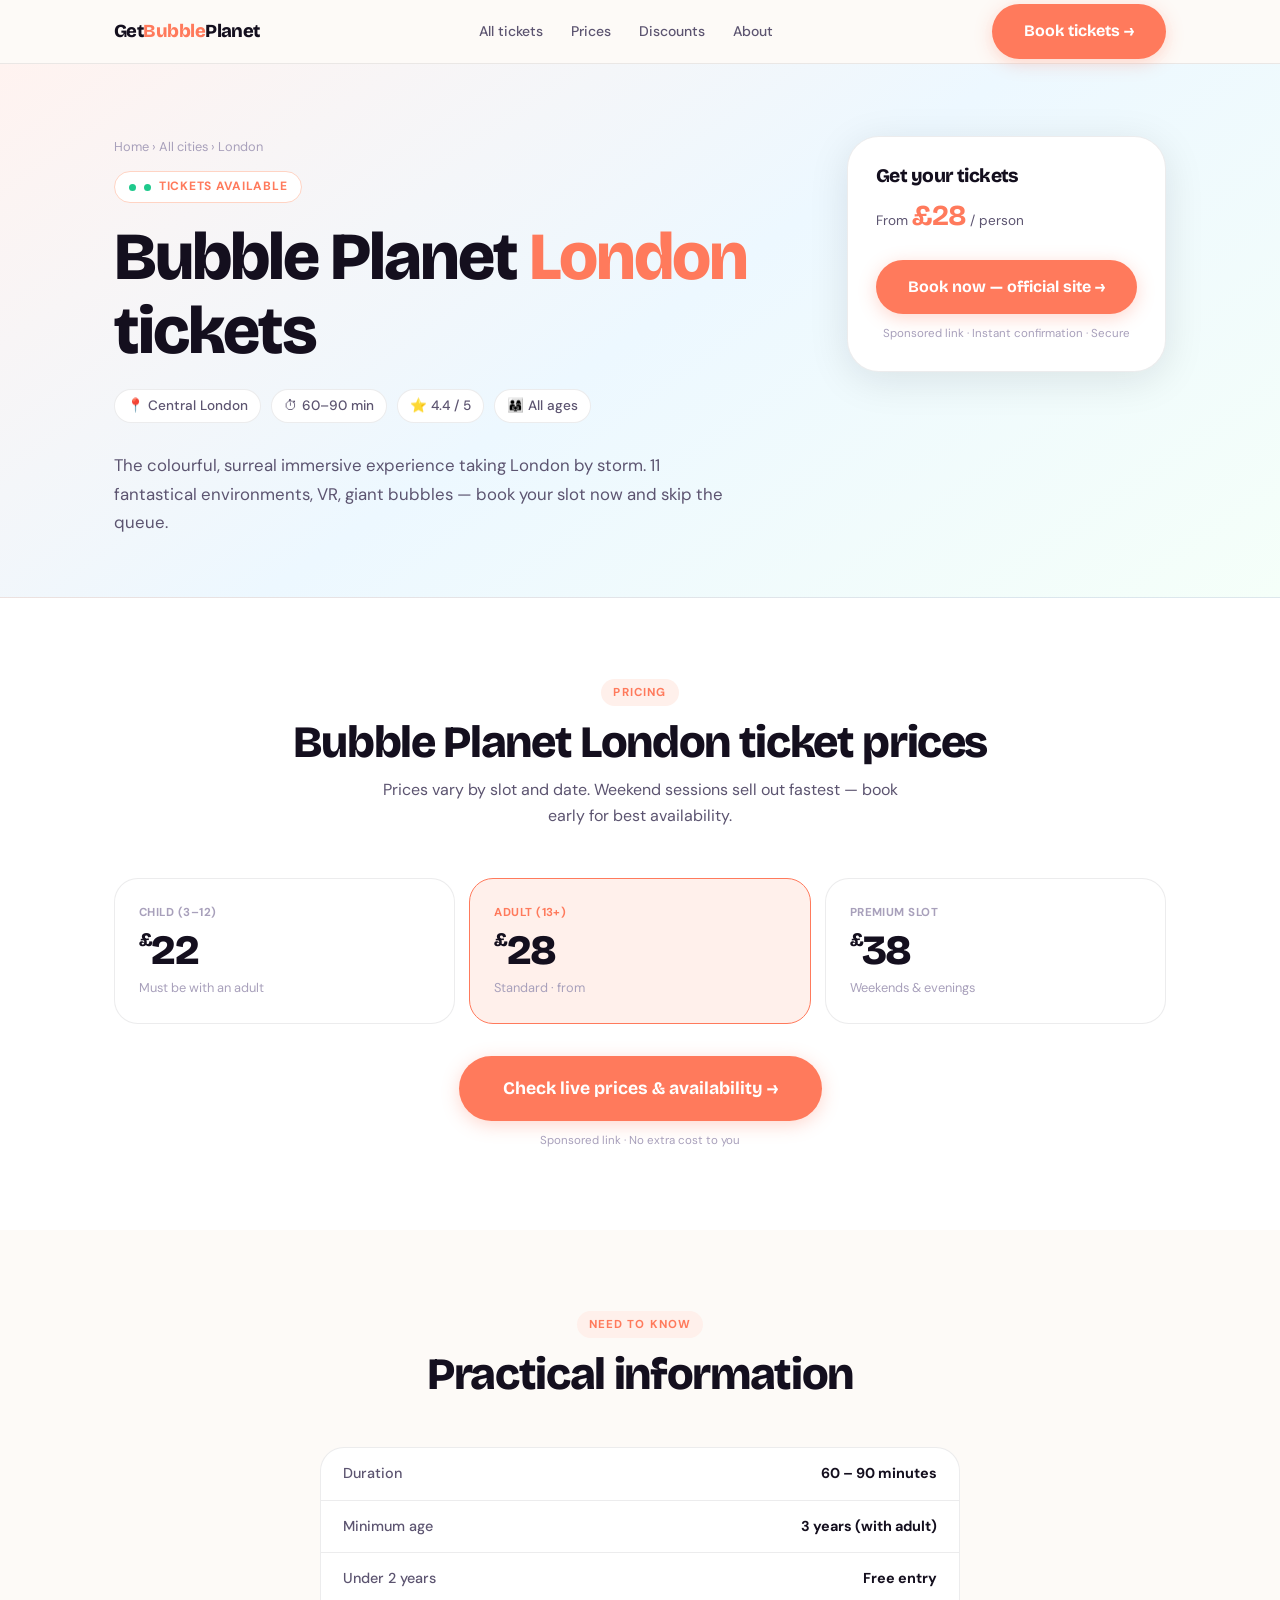
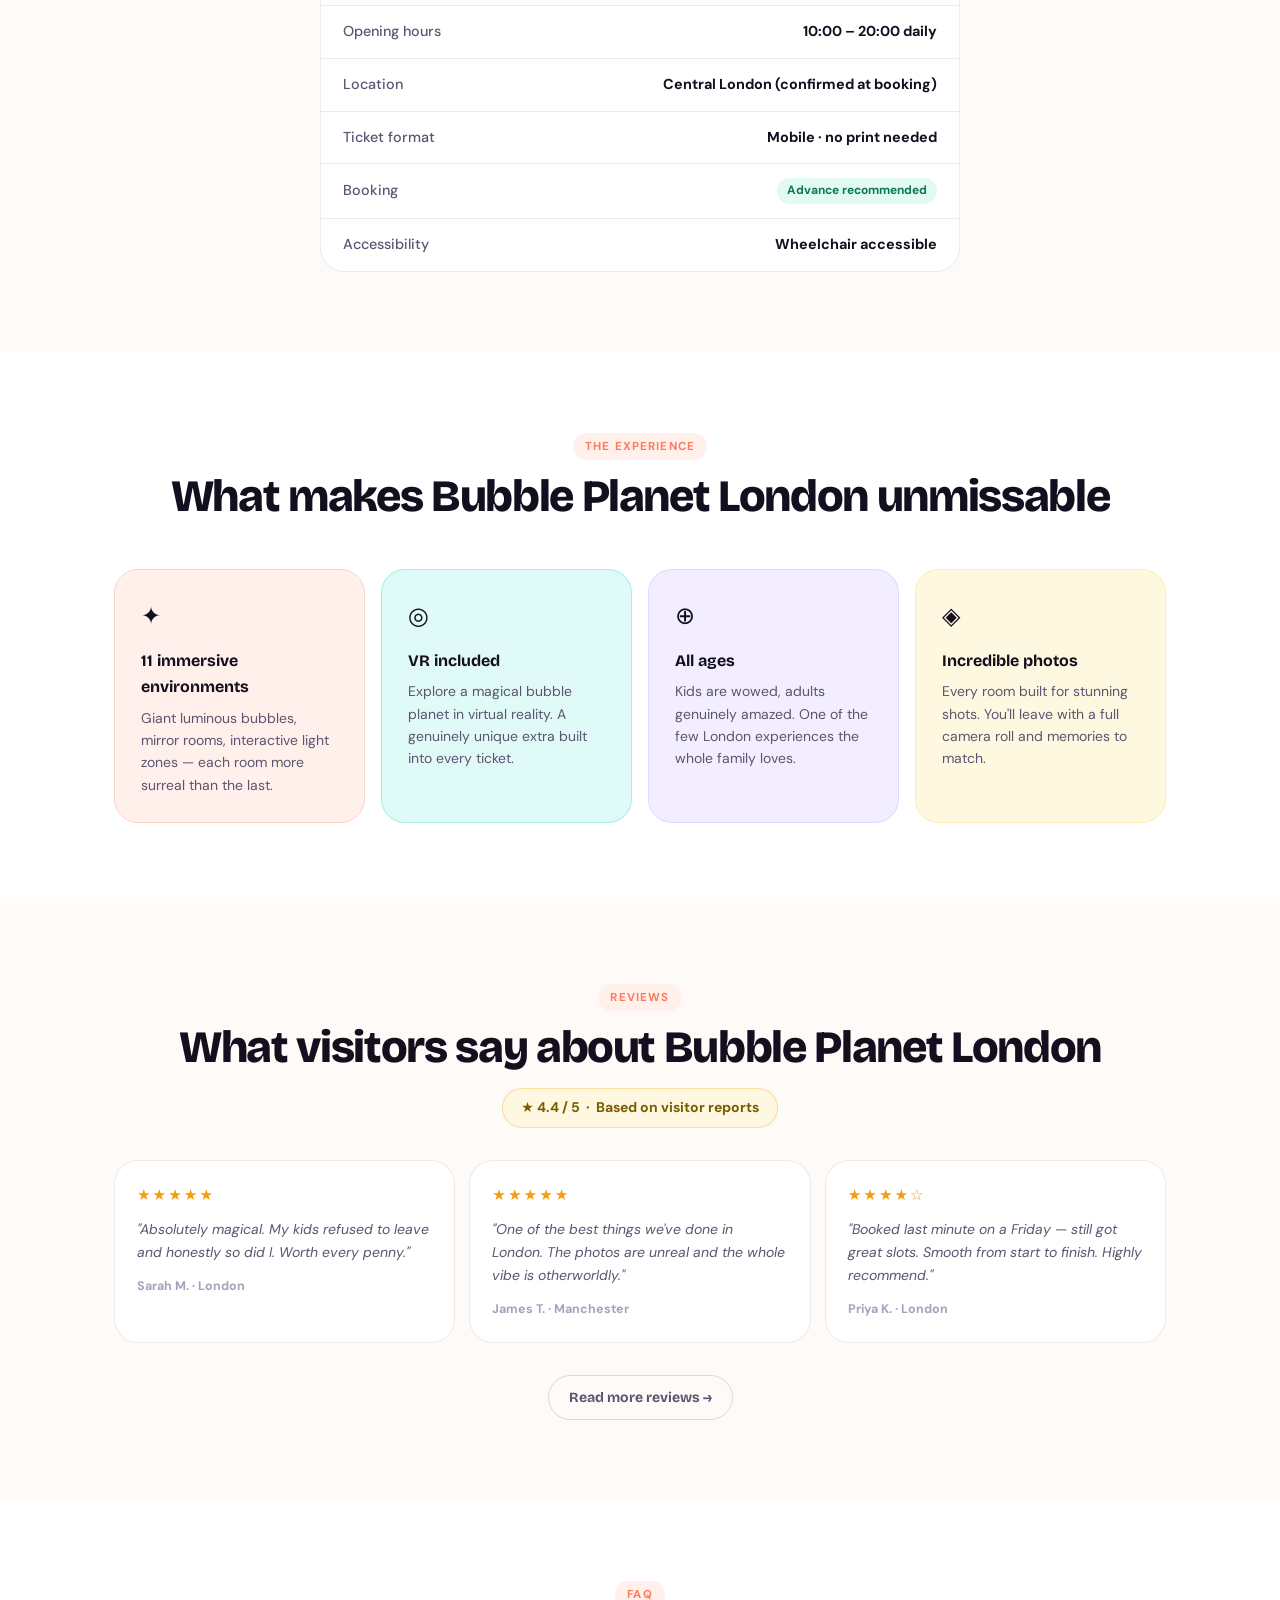
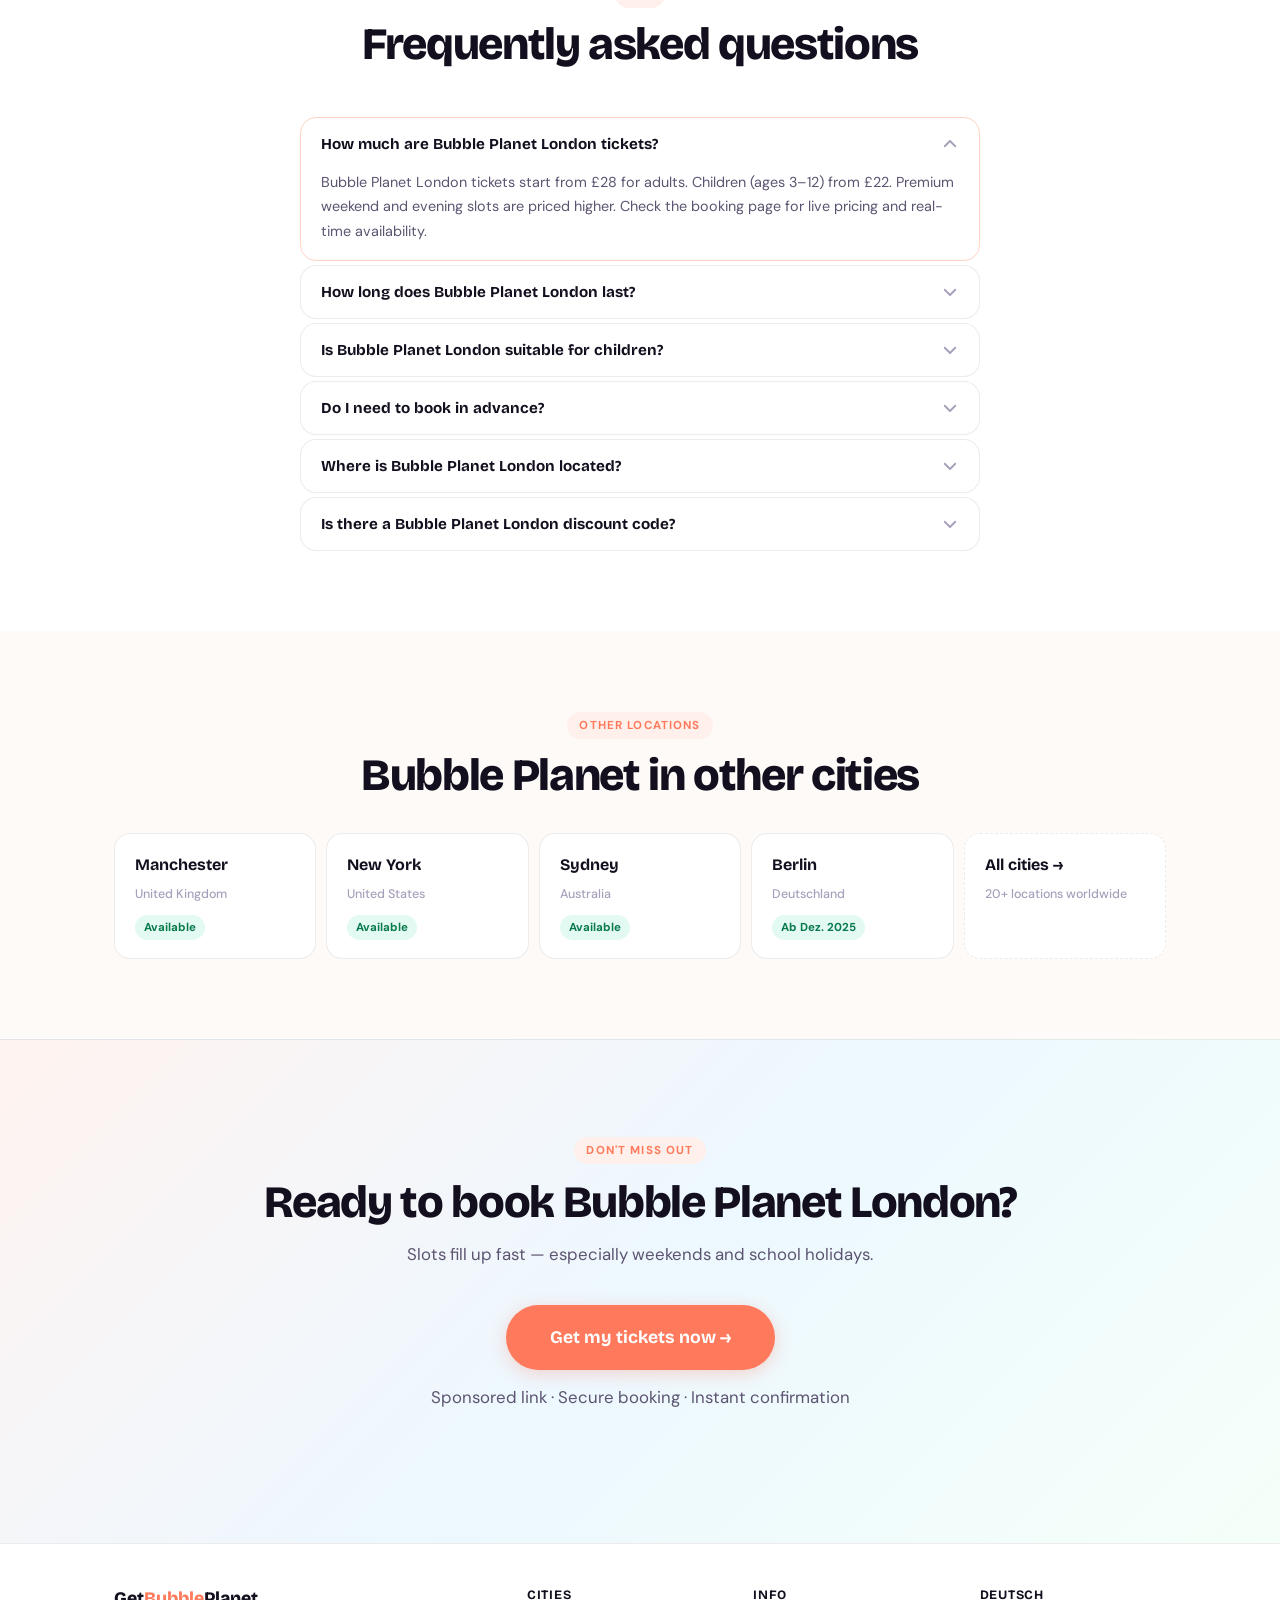
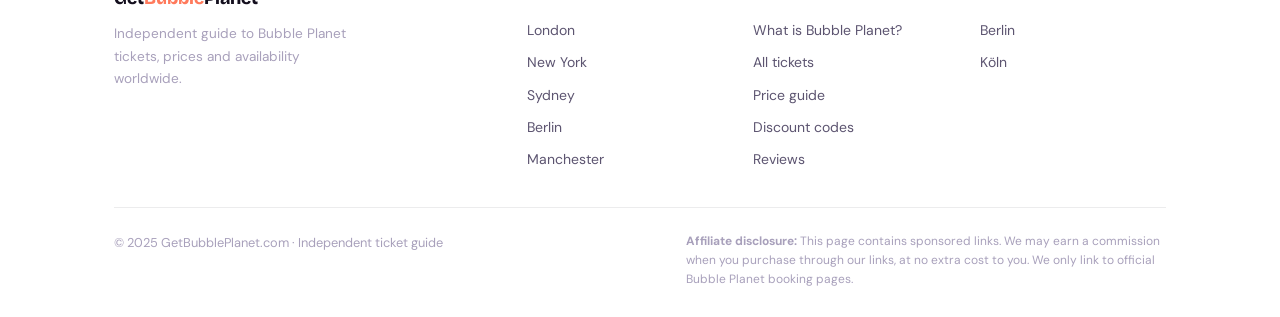
<file: pages/bubble-planet-london.html>
<!DOCTYPE html>
<html lang="en">
<head>
<meta charset="UTF-8">
<meta name="viewport" content="width=device-width,initial-scale=1">
<title>Bubble Planet London Tickets – Prices & Booking 2025</title>
<meta name="description" content="Book Bubble Planet tickets in London from £28. Check live availability, compare prices by date and book instantly. Instant confirmation guaranteed.">
<link rel="canonical" href="https://getbubbleplanet.com/pages/bubble-planet-london">
<link rel="alternate" hreflang="en-gb" href="https://getbubbleplanet.com/pages/bubble-planet-london">
<link rel="alternate" hreflang="x-default" href="https://getbubbleplanet.com/">
<link rel="stylesheet" href="../css/style.css">
<style>
.reveal{opacity:0;transform:translateY(24px);transition:opacity .55s ease,transform .55s ease}
.reveal.visible{opacity:1;transform:none}
.city-hero{background:linear-gradient(145deg,#FFF3F0 0%,#EDF8FF 50%,#F5FFF9 100%);padding:72px 0 60px;border-bottom:1px solid var(--border)}
.city-hero__inner{display:grid;grid-template-columns:1fr auto;gap:40px;align-items:start}
.city-hero__breadcrumb{font-size:.8rem;color:var(--ink3);margin-bottom:14px}
.city-hero__breadcrumb a{color:var(--ink3)}
.city-hero__breadcrumb a:hover{color:var(--peach)}
.city-meta{display:flex;gap:10px;flex-wrap:wrap;margin-top:20px;margin-bottom:28px}
.city-meta-item{display:flex;align-items:center;gap:6px;font-size:.85rem;font-weight:500;color:var(--ink2);background:#fff;border:1px solid var(--border);border-radius:100px;padding:5px 12px}
.cta-sticky{background:#fff;border:1.5px solid var(--border);border-radius:var(--r-xl);padding:28px;box-shadow:var(--shadow-lg);position:sticky;top:80px;min-width:280px}
.cta-sticky h3{font-size:1.2rem;margin-bottom:6px}
.cta-sticky .price-from{font-size:.85rem;color:var(--ink2);margin-bottom:20px}
.cta-sticky .price-from strong{font-family:var(--ff-head);font-size:1.8rem;color:var(--peach);letter-spacing:-.03em}
@media(max-width:768px){.city-hero__inner{grid-template-columns:1fr}.cta-sticky{display:none}}
.other-cities{display:grid;grid-template-columns:repeat(auto-fill,minmax(170px,1fr));gap:10px}
</style>
<script type="application/ld+json">
{"@context":"https://schema.org","@graph":[{"@type":"Event","name":"Bubble Planet London","description":"An immersive interactive experience with giant bubbles, luminous décor and magical installations in London.","location":{"@type":"Place","name":"Bubble Planet London","address":{"@type":"PostalAddress","addressLocality":"London","addressCountry":"GB"}},"offers":{"@type":"Offer","price":"28","priceCurrency":"GBP","availability":"https://schema.org/InStock","url":"https://getbubbleplanet.com/pages/bubble-planet-london#book","validFrom":"2025-01-01"}},{"@type":"FAQPage","mainEntity":[{"@type":"Question","name":"How much are Bubble Planet London tickets?","acceptedAnswer":{"@type":"Answer","text":"Bubble Planet London tickets start from £28 for adults. Children's tickets are available from £22. Premium slots (weekends and evenings) may be priced higher."}},{"@type":"Question","name":"How long does Bubble Planet London last?","acceptedAnswer":{"@type":"Answer","text":"The experience lasts approximately 60 to 90 minutes. You explore 11 environments at your own pace."}},{"@type":"Question","name":"Is Bubble Planet London suitable for children?","acceptedAnswer":{"@type":"Answer","text":"Yes, for children aged 3 and above when accompanied by an adult. Children under 2 may be free."}},{"@type":"Question","name":"Do I need to book in advance?","acceptedAnswer":{"@type":"Answer","text":"Yes, advance booking is strongly recommended. Bubble Planet London regularly sells out, especially on weekends."}},{"@type":"Question","name":"Where is Bubble Planet London?","acceptedAnswer":{"@type":"Answer","text":"Central London. The exact venue address is confirmed in your booking email after purchase."}}]}]}
</script>
</head>
<body>
<id id="nav-placeholder"></id>
<nav class="nav">
  <div class="container nav__inner">
    <a href="/" class="nav__logo">Get<span>Bubble</span>Planet</a>
    <div class="nav__links">
      <a href="/pages/bubble-planet-tickets.html">All tickets</a>
      <a href="/pages/bubble-planet-prices.html">Prices</a>
      <a href="/pages/bubble-planet-discount-code.html">Discounts</a>
      <a href="/pages/what-is-bubble-planet.html">About</a>
    </div>
    <a href="#book" class="btn btn--primary nav__cta">Book tickets →</a>
    <button class="nav__mobile-btn" aria-label="Menu"><span></span><span></span><span></span></button>
  </div>
</nav>

<!-- CITY HERO -->
<section class="city-hero">
  <div class="container city-hero__inner">
    <div>
      <div class="city-hero__breadcrumb"><a href="/">Home</a> › <a href="/pages/bubble-planet-tickets.html">All cities</a> › London</div>
      <div class="hero__badge" style="display:inline-flex;align-items:center;gap:8px;background:#fff;border:1.5px solid var(--peach-m);color:var(--peach);font-size:.75rem;font-weight:700;letter-spacing:.06em;text-transform:uppercase;padding:5px 14px;border-radius:100px;margin-bottom:18px"><span style="width:7px;height:7px;background:var(--green);border-radius:50%;display:inline-block;animation:blink 2s infinite"></span>Tickets available</div>
      <h1>Bubble Planet <span style="color:var(--peach)">London</span> tickets</h1>
      <div class="city-meta">
        <div class="city-meta-item">📍 Central London</div>
        <div class="city-meta-item">⏱ 60–90 min</div>
        <div class="city-meta-item">⭐ 4.4 / 5</div>
        <div class="city-meta-item">👨‍👩‍👧 All ages</div>
      </div>
      <p style="color:var(--ink2);font-size:1.05rem;max-width:52ch;line-height:1.7">The colourful, surreal immersive experience taking London by storm. 11 fantastical environments, VR, giant bubbles — book your slot now and skip the queue.</p>
    </div>
    <div class="cta-sticky" id="book">
      <h3>Get your tickets</h3>
      <div class="price-from">From <strong>£28</strong> / person</div>
      <a href="https://feverup.com/m/134835" rel="nofollow sponsored" class="btn btn--primary btn--full" style="margin-bottom:10px">Book now — official site →</a>
      <p style="font-size:.72rem;color:var(--ink3);text-align:center">Sponsored link · Instant confirmation · Secure</p>
    </div>
  </div>
</section>

<!-- MOBILE CTA -->
<div style="display:none;padding:16px 24px;background:#fff;border-bottom:1px solid var(--border);position:sticky;top:64px;z-index:90" id="mobile-cta">
  <a href="https://feverup.com/m/134835" rel="nofollow sponsored" class="btn btn--primary btn--full">Book Bubble Planet London →</a>
</div>
<script>
if(window.innerWidth<=768){document.getElementById('mobile-cta').style.display='block'}
window.addEventListener('resize',()=>{document.getElementById('mobile-cta').style.display=window.innerWidth<=768?'block':'none'})
</script>

<!-- PRICING -->
<section class="section" style="background:#fff">
  <div class="container">
    <div class="reveal text-center mb-12">
      <div class="section-label">Pricing</div>
      <h2>Bubble Planet London ticket prices</h2>
      <p style="color:var(--ink2);margin:10px auto 0;max-width:48ch">Prices vary by slot and date. Weekend sessions sell out fastest — book early for best availability.</p>
    </div>
    <div class="pricing-grid reveal mb-8">
      <div class="price-card"><div class="price-label">Child (3–12)</div><div class="price-amount"><sup>£</sup>22</div><div class="price-note">Must be with an adult</div></div>
      <div class="price-card price-card--featured"><div class="price-label">Adult (13+)</div><div class="price-amount"><sup>£</sup>28</div><div class="price-note">Standard · from</div></div>
      <div class="price-card"><div class="price-label">Premium slot</div><div class="price-amount"><sup>£</sup>38</div><div class="price-note">Weekends & evenings</div></div>
    </div>
    <div class="text-center reveal">
      <a href="https://feverup.com/m/134835" rel="nofollow sponsored" class="btn btn--primary btn--lg">Check live prices & availability →</a>
      <p class="aff-note" style="margin-top:10px">Sponsored link · No extra cost to you</p>
    </div>
  </div>
</section>

<!-- PRACTICAL INFO -->
<section class="section" style="background:var(--bg)">
  <div class="container">
    <div class="reveal text-center mb-12">
      <div class="section-label">Need to know</div>
      <h2>Practical information</h2>
    </div>
    <div style="max-width:640px;margin:0 auto" class="reveal">
      <div class="info-box">
        <div class="info-row"><span class="info-key">Duration</span><span class="info-val">60 – 90 minutes</span></div>
        <div class="info-row"><span class="info-key">Minimum age</span><span class="info-val">3 years (with adult)</span></div>
        <div class="info-row"><span class="info-key">Under 2 years</span><span class="info-val">Free entry</span></div>
        <div class="info-row"><span class="info-key">Opening hours</span><span class="info-val">10:00 – 20:00 daily</span></div>
        <div class="info-row"><span class="info-key">Location</span><span class="info-val">Central London (confirmed at booking)</span></div>
        <div class="info-row"><span class="info-key">Ticket format</span><span class="info-val">Mobile · no print needed</span></div>
        <div class="info-row"><span class="info-key">Booking</span><span class="info-val"><span class="badge badge--green">Advance recommended</span></span></div>
        <div class="info-row"><span class="info-key">Accessibility</span><span class="info-val">Wheelchair accessible</span></div>
      </div>
    </div>
  </div>
</section>

<!-- FEATURES -->
<section class="section" style="background:#fff">
  <div class="container">
    <div class="reveal text-center mb-12">
      <div class="section-label">The experience</div>
      <h2>What makes Bubble Planet London unmissable</h2>
    </div>
    <div class="feat-grid reveal">
      <div class="feat-card feat-card--peach"><div class="feat-icon">✦</div><div class="feat-title">11 immersive environments</div><div class="feat-desc">Giant luminous bubbles, mirror rooms, interactive light zones — each room more surreal than the last.</div></div>
      <div class="feat-card feat-card--teal"><div class="feat-icon">◎</div><div class="feat-title">VR included</div><div class="feat-desc">Explore a magical bubble planet in virtual reality. A genuinely unique extra built into every ticket.</div></div>
      <div class="feat-card feat-card--lav"><div class="feat-icon">⊕</div><div class="feat-title">All ages</div><div class="feat-desc">Kids are wowed, adults genuinely amazed. One of the few London experiences the whole family loves.</div></div>
      <div class="feat-card feat-card--yel"><div class="feat-icon">◈</div><div class="feat-title">Incredible photos</div><div class="feat-desc">Every room built for stunning shots. You'll leave with a full camera roll and memories to match.</div></div>
    </div>
  </div>
</section>

<!-- REVIEWS -->
<section class="section" style="background:var(--bg)">
  <div class="container">
    <div class="reveal text-center mb-8">
      <div class="section-label">Reviews</div>
      <h2>What visitors say about Bubble Planet London</h2>
      <div class="rating-pill" style="margin:16px auto 0">★ 4.4 / 5 &nbsp;·&nbsp; Based on visitor reports</div>
    </div>
    <div class="reviews-grid reveal">
      <div class="review-card"><div class="review-stars">★★★★★</div><p class="review-text">"Absolutely magical. My kids refused to leave and honestly so did I. Worth every penny."</p><div class="review-author">Sarah M. · London</div></div>
      <div class="review-card"><div class="review-stars">★★★★★</div><p class="review-text">"One of the best things we've done in London. The photos are unreal and the whole vibe is otherworldly."</p><div class="review-author">James T. · Manchester</div></div>
      <div class="review-card"><div class="review-stars">★★★★☆</div><p class="review-text">"Booked last minute on a Friday — still got great slots. Smooth from start to finish. Highly recommend."</p><div class="review-author">Priya K. · London</div></div>
    </div>
    <div class="text-center reveal" style="margin-top:32px">
      <a href="/pages/bubble-planet-reviews.html" class="btn btn--ghost">Read more reviews →</a>
    </div>
  </div>
</section>

<!-- FAQ -->
<section class="section" style="background:#fff">
  <div class="container">
    <div class="reveal text-center mb-12">
      <div class="section-label">FAQ</div>
      <h2>Frequently asked questions</h2>
    </div>
    <div style="max-width:680px;margin:0 auto" class="reveal">
      <div class="faq-list">
        <div class="faq-item"><button class="faq-q">How much are Bubble Planet London tickets?<svg class="faq-chev" fill="none" viewBox="0 0 24 24" stroke="currentColor" stroke-width="2.5"><path stroke-linecap="round" stroke-linejoin="round" d="M19 9l-7 7-7-7"/></svg></button><div class="faq-a">Bubble Planet London tickets start from £28 for adults. Children (ages 3–12) from £22. Premium weekend and evening slots are priced higher. Check the booking page for live pricing and real-time availability.</div></div>
        <div class="faq-item"><button class="faq-q">How long does Bubble Planet London last?<svg class="faq-chev" fill="none" viewBox="0 0 24 24" stroke="currentColor" stroke-width="2.5"><path stroke-linecap="round" stroke-linejoin="round" d="M19 9l-7 7-7-7"/></svg></button><div class="faq-a">The experience lasts approximately 60 to 90 minutes. You explore 11 thematic environments at your own pace within your time slot — there's no rush.</div></div>
        <div class="faq-item"><button class="faq-q">Is Bubble Planet London suitable for children?<svg class="faq-chev" fill="none" viewBox="0 0 24 24" stroke="currentColor" stroke-width="2.5"><path stroke-linecap="round" stroke-linejoin="round" d="M19 9l-7 7-7-7"/></svg></button><div class="faq-a">Yes, fully suitable for children aged 3 and above with an adult. It's one of London's most family-friendly immersive experiences right now. Children under 2 may enter for free.</div></div>
        <div class="faq-item"><button class="faq-q">Do I need to book in advance?<svg class="faq-chev" fill="none" viewBox="0 0 24 24" stroke="currentColor" stroke-width="2.5"><path stroke-linecap="round" stroke-linejoin="round" d="M19 9l-7 7-7-7"/></svg></button><div class="faq-a">Yes — advance booking is strongly recommended. Bubble Planet London regularly sells out on weekends and during school holidays. Booking online secures your preferred time slot.</div></div>
        <div class="faq-item"><button class="faq-q">Where is Bubble Planet London located?<svg class="faq-chev" fill="none" viewBox="0 0 24 24" stroke="currentColor" stroke-width="2.5"><path stroke-linecap="round" stroke-linejoin="round" d="M19 9l-7 7-7-7"/></svg></button><div class="faq-a">Central London. The exact venue address is confirmed in your booking email after purchase. The venue is easily accessible by public transport.</div></div>
        <div class="faq-item"><button class="faq-q">Is there a Bubble Planet London discount code?<svg class="faq-chev" fill="none" viewBox="0 0 24 24" stroke="currentColor" stroke-width="2.5"><path stroke-linecap="round" stroke-linejoin="round" d="M19 9l-7 7-7-7"/></svg></button><div class="faq-a">Occasionally discount codes and promotional offers are available. Check our <a href="/pages/bubble-planet-discount-code.html" style="color:var(--peach)">discount code page</a> for the latest deals before you book.</div></div>
      </div>
    </div>
  </div>
</section>

<!-- OTHER CITIES -->
<section class="section" style="background:var(--bg)">
  <div class="container">
    <div class="reveal text-center mb-8">
      <div class="section-label">Other locations</div>
      <h2>Bubble Planet in other cities</h2>
    </div>
    <div class="other-cities reveal">
      <a href="/pages/bubble-planet-manchester.html" class="city-card"><div class="city-card__name">Manchester</div><div class="city-card__country">United Kingdom</div><span class="city-card__status status--avail">Available</span></a>
      <a href="/pages/bubble-planet-new-york.html" class="city-card"><div class="city-card__name">New York</div><div class="city-card__country">United States</div><span class="city-card__status status--avail">Available</span></a>
      <a href="/pages/bubble-planet-sydney.html" class="city-card"><div class="city-card__name">Sydney</div><div class="city-card__country">Australia</div><span class="city-card__status status--avail">Available</span></a>
      <a href="/pages/bubble-planet-berlin.html" class="city-card"><div class="city-card__name">Berlin</div><div class="city-card__country">Deutschland</div><span class="city-card__status status--avail">Ab Dez. 2025</span></a>
      <a href="/pages/bubble-planet-tickets.html" class="city-card" style="border-style:dashed"><div class="city-card__name">All cities →</div><div class="city-card__country">20+ locations worldwide</div></a>
    </div>
  </div>
</section>

<!-- BOTTOM CTA -->
<section class="bottom-cta">
  <div class="container reveal">
    <div class="section-label" style="margin-bottom:14px">Don't miss out</div>
    <h2>Ready to book Bubble Planet London?</h2>
    <p>Slots fill up fast — especially weekends and school holidays.</p>
    <a href="https://feverup.com/m/134835" rel="nofollow sponsored" class="btn btn--primary btn--lg">Get my tickets now →</a>
    <p class="aff-note" style="margin-top:14px">Sponsored link · Secure booking · Instant confirmation</p>
  </div>
</section>

<!-- FOOTER -->
<footer class="footer">
  <div class="container">
    <div class="footer__grid">
      <div><div class="footer__brand-name">Get<span>Bubble</span>Planet</div><p class="footer__desc">Independent guide to Bubble Planet tickets, prices and availability worldwide.</p></div>
      <div><div class="footer__col-title">Cities</div><div class="footer__links"><a href="/pages/bubble-planet-london.html">London</a><a href="/pages/bubble-planet-new-york.html">New York</a><a href="/pages/bubble-planet-sydney.html">Sydney</a><a href="/pages/bubble-planet-berlin.html">Berlin</a><a href="/pages/bubble-planet-manchester.html">Manchester</a></div></div>
      <div><div class="footer__col-title">Info</div><div class="footer__links"><a href="/pages/what-is-bubble-planet.html">What is Bubble Planet?</a><a href="/pages/bubble-planet-tickets.html">All tickets</a><a href="/pages/bubble-planet-prices.html">Price guide</a><a href="/pages/bubble-planet-discount-code.html">Discount codes</a><a href="/pages/bubble-planet-reviews.html">Reviews</a></div></div>
      <div><div class="footer__col-title">Deutsch</div><div class="footer__links"><a href="/pages/bubble-planet-berlin.html">Berlin</a><a href="#">Köln</a></div></div>
    </div>
    <div class="footer__bottom">
      <div class="footer__copy">© 2025 GetBubblePlanet.com · Independent ticket guide</div>
      <div class="footer__disclosure"><strong>Affiliate disclosure:</strong> This page contains sponsored links. We may earn a commission when you purchase through our links, at no extra cost to you. We only link to official Bubble Planet booking pages.</div>
    </div>
  </div>
</footer>

<script src="../js/main.js"></script>
</body>
</html>
</file>
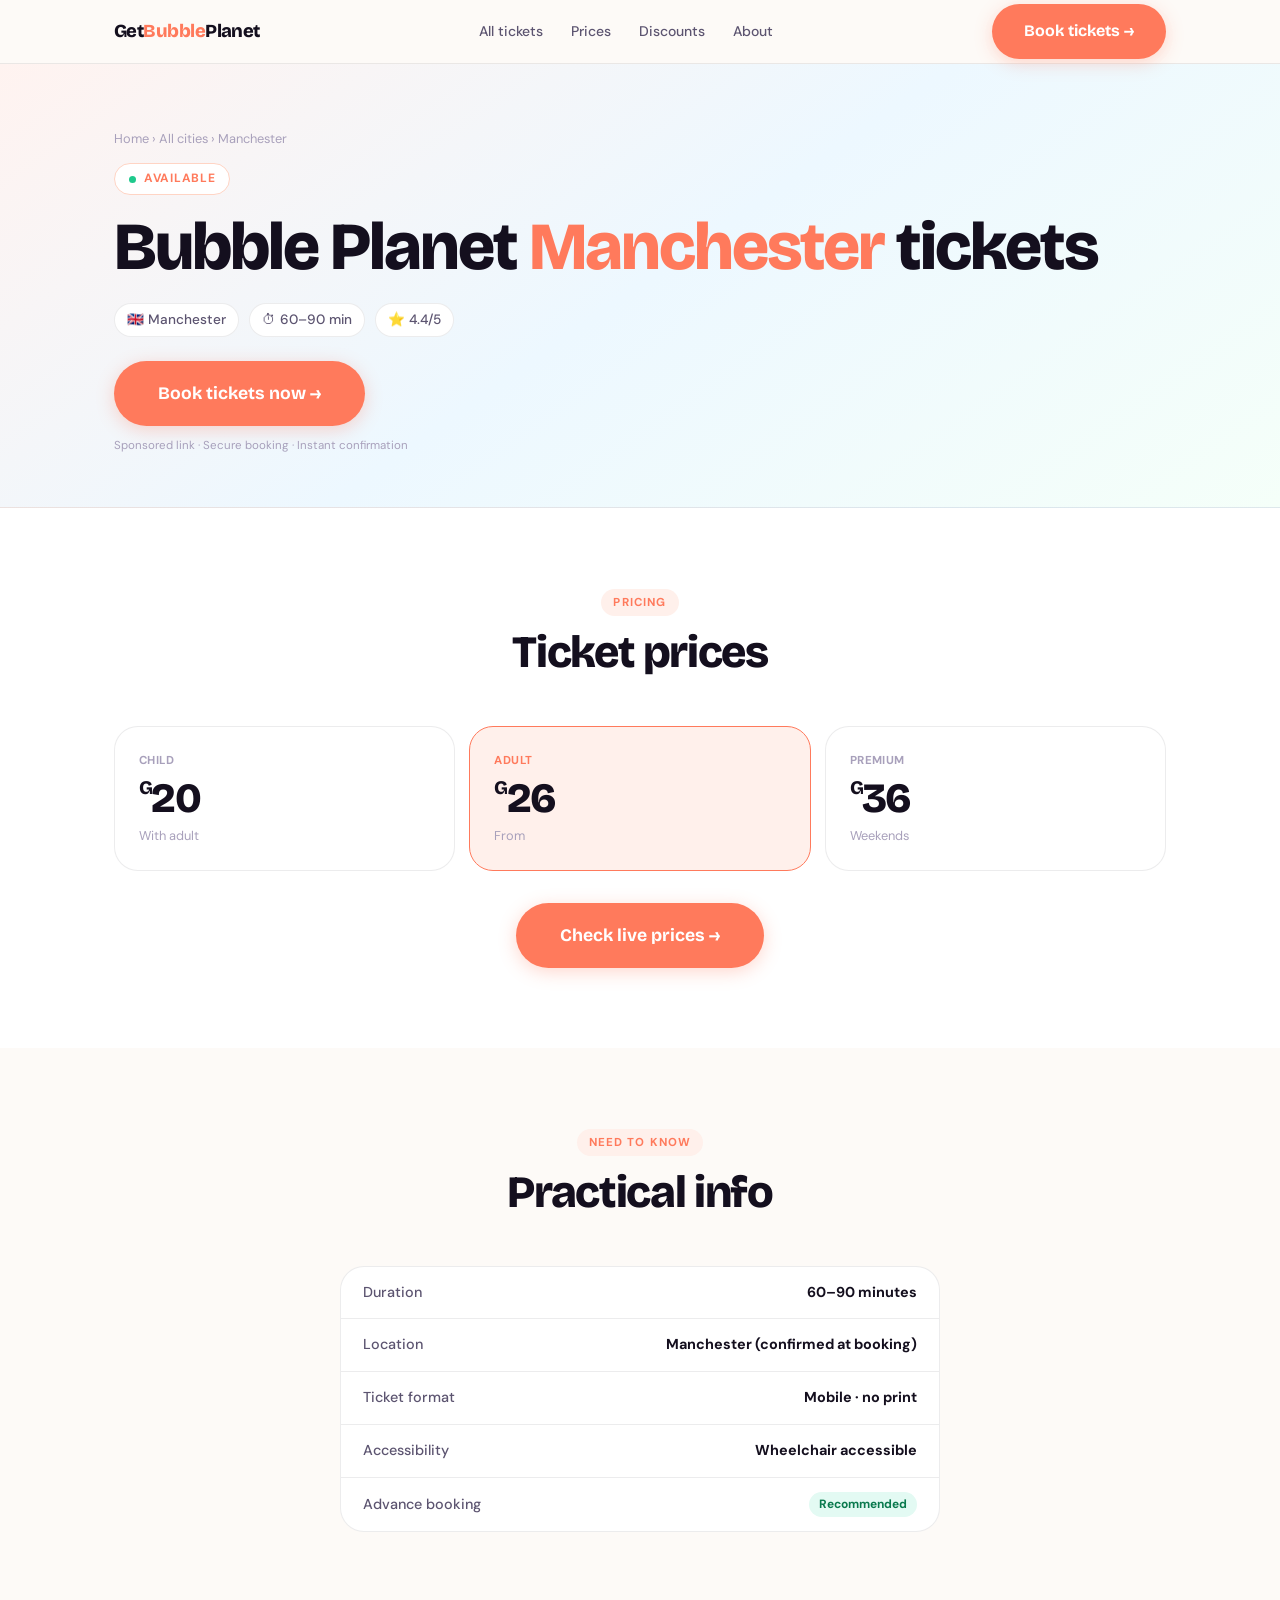
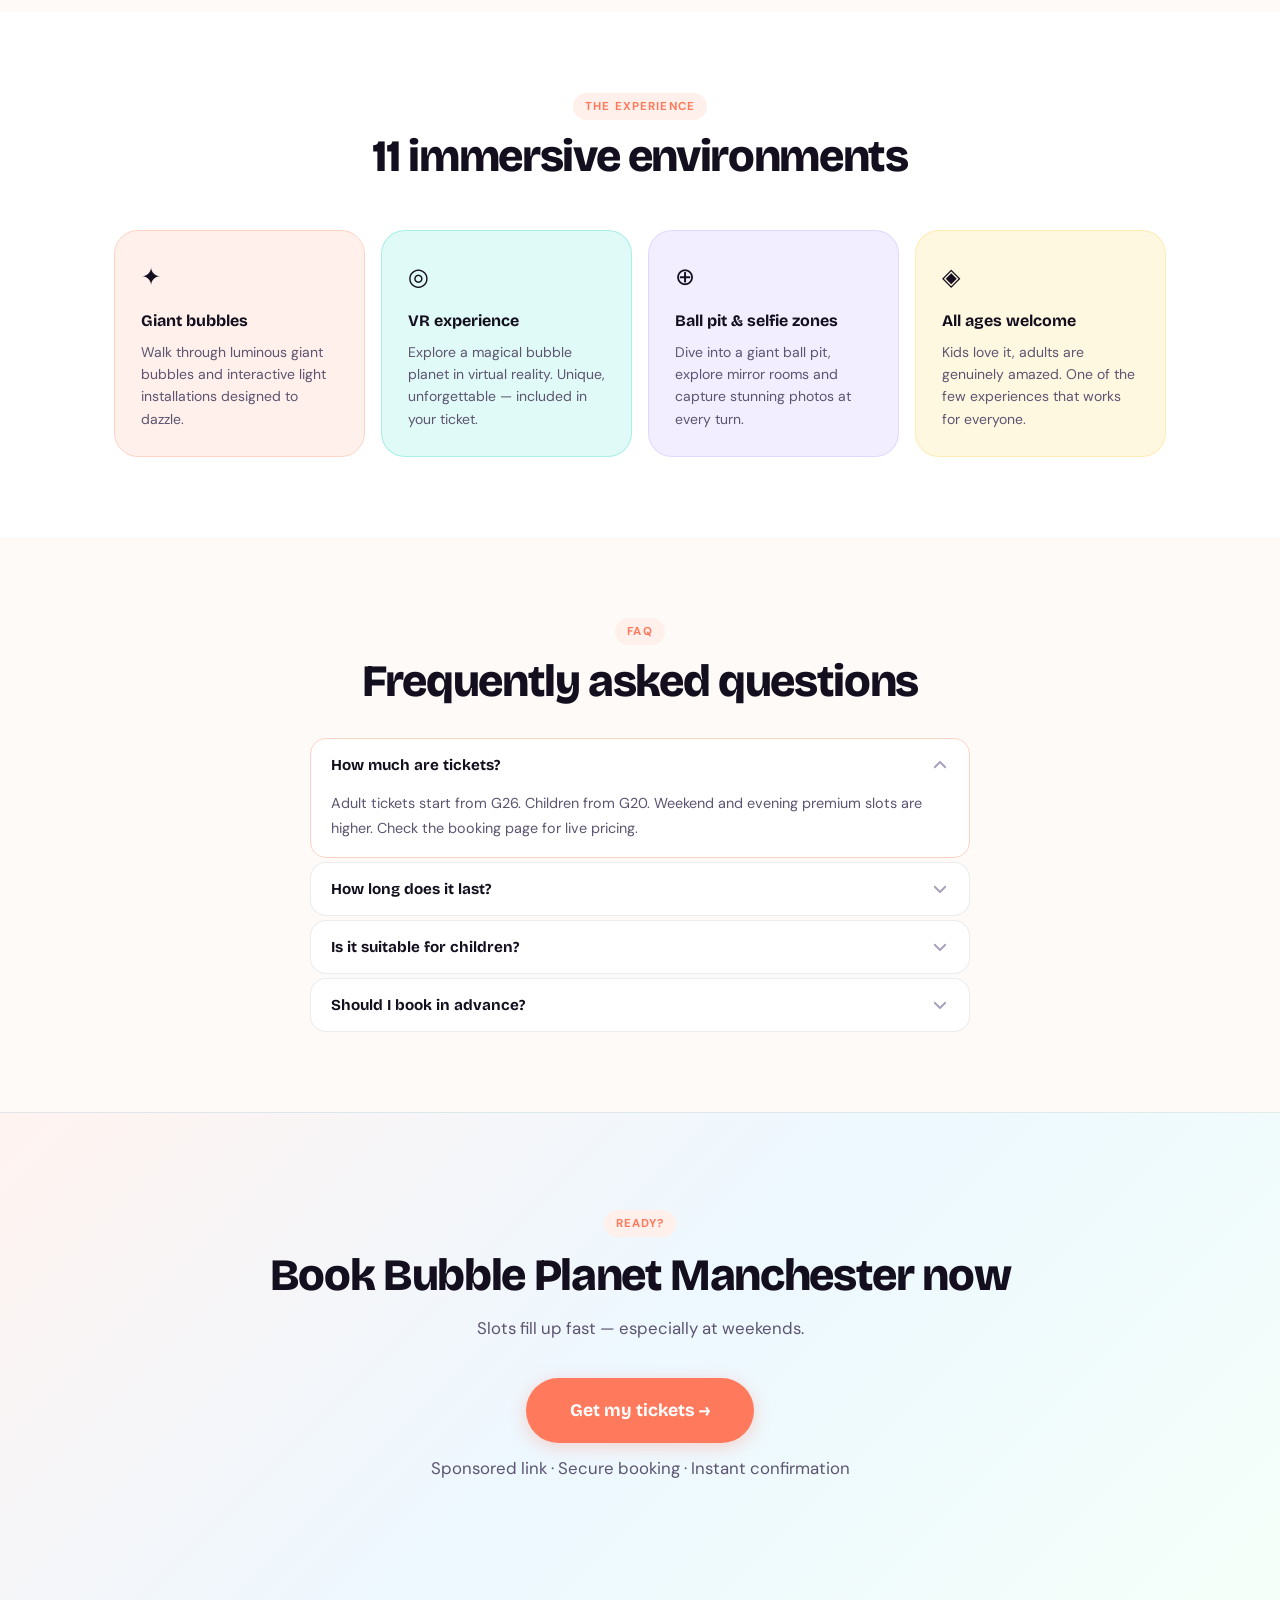
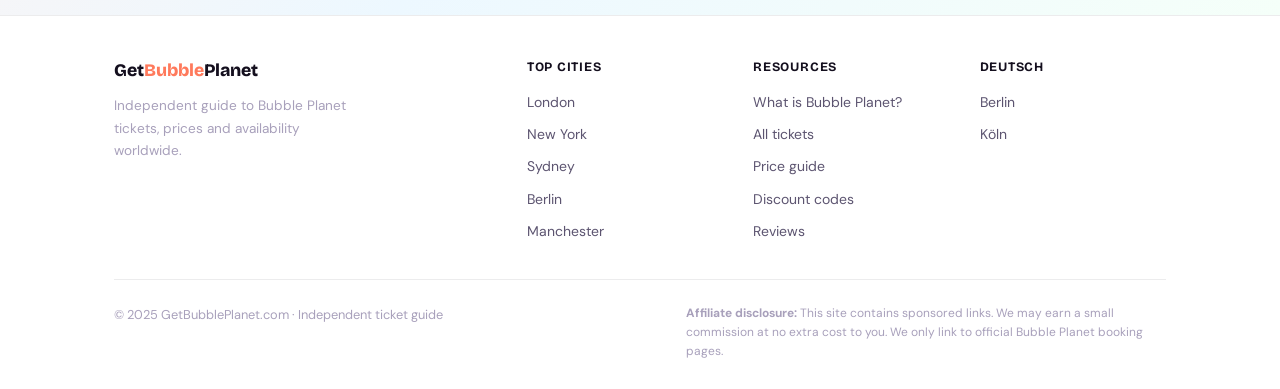
<file: pages/bubble-planet-manchester.html>
<!DOCTYPE html>
<html lang="en">
<head>
<meta charset="UTF-8">
<meta name="viewport" content="width=device-width,initial-scale=1">
<title>Bubble Planet Manchester Tickets – Prices & Booking 2025</title>
<meta name="description" content="Book Bubble Planet Manchester tickets from £26. Compare prices, check availability and book securely online.">
<link rel="canonical" href="https://getbubbleplanet.com/pages/bubble-planet-manchester">
<link rel="stylesheet" href="../css/style.css">
<style>
.reveal{opacity:0;transform:translateY(24px);transition:opacity .55s ease,transform .55s ease}
.reveal.visible{opacity:1;transform:none}
</style>
<script type="application/ld+json">{"@context":"https://schema.org","@type":"Event","name":"Bubble Planet Manchester","location":{"@type":"Place","name":"Bubble Planet Manchester","address":{"@type":"PostalAddress","addressLocality":"Manchester","addressCountry":"UN"}},"offers":{"@type":"Offer","price":"26","priceCurrency":"GBP","availability":"https://schema.org/InStock","url":"https://getbubbleplanet.com/pages/bubble-planet-manchester#book"}}</script>
</head>
<body>
<nav class="nav">
  <div class="container nav__inner">
    <a href="../index.html" class="nav__logo">Get<span>Bubble</span>Planet</a>
    <div class="nav__links">
      <a href="../pages/bubble-planet-tickets.html">All tickets</a>
      <a href="../pages/bubble-planet-prices.html">Prices</a>
      <a href="../pages/bubble-planet-discount-code.html">Discounts</a>
      <a href="../pages/what-is-bubble-planet.html">About</a>
    </div>
    <a href="../pages/bubble-planet-tickets.html" class="btn btn--primary nav__cta">Book tickets →</a>
    <button class="nav__mobile-btn" aria-label="Menu"><span></span><span></span><span></span></button>
  </div>
</nav>

<section style="background:linear-gradient(145deg,#FFF3F0 0%,#EDF8FF 50%,#F5FFF9 100%);padding:64px 0 52px;border-bottom:1px solid var(--border)">
  <div class="container">
    <div style="font-size:.8rem;color:var(--ink3);margin-bottom:14px"><a href="/" style="color:var(--ink3)">Home</a> › <a href="/pages/bubble-planet-tickets.html" style="color:var(--ink3)">All cities</a> › Manchester</div>
    <div style="display:inline-flex;align-items:center;gap:8px;background:#fff;border:1.5px solid var(--peach-m);color:var(--peach);font-size:.75rem;font-weight:700;letter-spacing:.06em;text-transform:uppercase;padding:5px 14px;border-radius:100px;margin-bottom:16px"><span style="width:7px;height:7px;background:var(--green);border-radius:50%;display:inline-block"></span>Available</div>
    <h1>Bubble Planet <span style="color:var(--peach)">Manchester</span> tickets</h1>
    <div style="display:flex;gap:10px;flex-wrap:wrap;margin:18px 0 24px">
      <div style="display:flex;align-items:center;gap:6px;font-size:.85rem;font-weight:500;color:var(--ink2);background:#fff;border:1px solid var(--border);border-radius:100px;padding:5px 12px">🇬🇧 Manchester</div>
      <div style="display:flex;align-items:center;gap:6px;font-size:.85rem;font-weight:500;color:var(--ink2);background:#fff;border:1px solid var(--border);border-radius:100px;padding:5px 12px">⏱ 60–90 min</div>
      <div style="display:flex;align-items:center;gap:6px;font-size:.85rem;font-weight:500;color:var(--ink2);background:#fff;border:1px solid var(--border);border-radius:100px;padding:5px 12px">⭐ 4.4/5</div>
      
    </div>
    <a href="https://feverup.com/m/503989" rel="nofollow sponsored" class="btn btn--primary btn--lg" id="book">Book tickets now →</a>
    <p style="font-size:.72rem;color:var(--ink3);margin-top:10px">Sponsored link · Secure booking · Instant confirmation</p>
  </div>
</section>

<section class="section" style="background:#fff">
  <div class="container">
    <div class="reveal text-center mb-12"><div class="section-label">Pricing</div><h2>Ticket prices</h2></div>
    <div class="pricing-grid reveal mb-8">
      <div class="price-card"><div class="price-label">Child</div><div class="price-amount"><sup>G</sup>20</div><div class="price-note">With adult</div></div>
      <div class="price-card price-card--featured"><div class="price-label">Adult</div><div class="price-amount"><sup>G</sup>26</div><div class="price-note">From</div></div>
      <div class="price-card"><div class="price-label">Premium</div><div class="price-amount"><sup>G</sup>36</div><div class="price-note">Weekends</div></div>
    </div>
    <div class="text-center reveal"><a href="https://feverup.com/m/503989" rel="nofollow sponsored" class="btn btn--primary btn--lg">Check live prices →</a></div>
  </div>
</section>

<section class="section" style="background:var(--bg)">
  <div class="container">
    <div class="reveal text-center mb-12"><div class="section-label">Need to know</div><h2>Practical info</h2></div>
    <div style="max-width:600px;margin:0 auto" class="reveal">
      <div class="info-box">
        <div class="info-row"><span class="info-key">Duration</span><span class="info-val">60–90 minutes</span></div>
        <div class="info-row"><span class="info-key">Location</span><span class="info-val">Manchester (confirmed at booking)</span></div>
        <div class="info-row"><span class="info-key">Ticket format</span><span class="info-val">Mobile · no print</span></div>
        <div class="info-row"><span class="info-key">Accessibility</span><span class="info-val">Wheelchair accessible</span></div>
        <div class="info-row"><span class="info-key">Advance booking</span><span class="info-val"><span class="badge badge--green">Recommended</span></span></div>
      </div>
    </div>
  </div>
</section>

<section class="section" style="background:#fff">
  <div class="container">
    <div class="reveal text-center mb-12"><div class="section-label">The experience</div><h2>11 immersive environments</h2></div>
    <div class="feat-grid reveal">
      <div class="feat-card feat-card--peach"><div class="feat-icon">✦</div><div class="feat-title">Giant bubbles</div><div class="feat-desc">Walk through luminous giant bubbles and interactive light installations designed to dazzle.</div></div>
      <div class="feat-card feat-card--teal"><div class="feat-icon">◎</div><div class="feat-title">VR experience</div><div class="feat-desc">Explore a magical bubble planet in virtual reality. Unique, unforgettable — included in your ticket.</div></div>
      <div class="feat-card feat-card--lav"><div class="feat-icon">⊕</div><div class="feat-title">Ball pit & selfie zones</div><div class="feat-desc">Dive into a giant ball pit, explore mirror rooms and capture stunning photos at every turn.</div></div>
      <div class="feat-card feat-card--yel"><div class="feat-icon">◈</div><div class="feat-title">All ages welcome</div><div class="feat-desc">Kids love it, adults are genuinely amazed. One of the few experiences that works for everyone.</div></div>
    </div>
  </div>
</section>

<section class="section" style="background:var(--bg)">
  <div class="container">
    <div class="reveal text-center mb-8"><div class="section-label">FAQ</div><h2>Frequently asked questions</h2></div>
    <div style="max-width:660px;margin:0 auto" class="reveal">
      <div class="faq-list">
        <div class="faq-item"><button class="faq-q">How much are tickets?<svg class="faq-chev" fill="none" viewBox="0 0 24 24" stroke="currentColor" stroke-width="2.5"><path stroke-linecap="round" stroke-linejoin="round" d="M19 9l-7 7-7-7"/></svg></button><div class="faq-a">Adult tickets start from G26. Children from G20. Weekend and evening premium slots are higher. Check the booking page for live pricing.</div></div>
        <div class="faq-item"><button class="faq-q">How long does it last?<svg class="faq-chev" fill="none" viewBox="0 0 24 24" stroke="currentColor" stroke-width="2.5"><path stroke-linecap="round" stroke-linejoin="round" d="M19 9l-7 7-7-7"/></svg></button><div class="faq-a">Approximately 60–90 minutes. You explore at your own pace across 11 environments within your booked time slot.</div></div>
        <div class="faq-item"><button class="faq-q">Is it suitable for children?<svg class="faq-chev" fill="none" viewBox="0 0 24 24" stroke="currentColor" stroke-width="2.5"><path stroke-linecap="round" stroke-linejoin="round" d="M19 9l-7 7-7-7"/></svg></button><div class="faq-a">Yes, fully suitable for children aged 3 and above with an adult. Children under 2 may be free. Fully family-friendly.</div></div>
        <div class="faq-item"><button class="faq-q">Should I book in advance?<svg class="faq-chev" fill="none" viewBox="0 0 24 24" stroke="currentColor" stroke-width="2.5"><path stroke-linecap="round" stroke-linejoin="round" d="M19 9l-7 7-7-7"/></svg></button><div class="faq-a">Yes — strongly recommended. Bubble Planet sells out fast on weekends and school holidays. Online booking secures your slot.</div></div>
        
      </div>
    </div>
  </div>
</section>

<section class="bottom-cta">
  <div class="container reveal">
    <div class="section-label" style="margin-bottom:14px">Ready?</div>
    <h2>Book Bubble Planet Manchester now</h2>
    <p>Slots fill up fast — especially at weekends.</p>
    <a href="https://feverup.com/m/503989" rel="nofollow sponsored" class="btn btn--primary btn--lg">Get my tickets →</a>
    <p class="aff-note" style="margin-top:12px">Sponsored link · Secure booking · Instant confirmation</p>
  </div>
</section>

<footer class="footer">
  <div class="container">
    <div class="footer__grid">
      <div><div class="footer__brand-name">Get<span>Bubble</span>Planet</div><p class="footer__desc">Independent guide to Bubble Planet tickets, prices and availability worldwide.</p></div>
      <div><div class="footer__col-title">Top cities</div><div class="footer__links"><a href="../pages/bubble-planet-london.html">London</a><a href="../pages/bubble-planet-new-york.html">New York</a><a href="../pages/bubble-planet-sydney.html">Sydney</a><a href="../pages/bubble-planet-berlin.html">Berlin</a><a href="../pages/bubble-planet-manchester.html">Manchester</a></div></div>
      <div><div class="footer__col-title">Resources</div><div class="footer__links"><a href="../pages/what-is-bubble-planet.html">What is Bubble Planet?</a><a href="../pages/bubble-planet-tickets.html">All tickets</a><a href="../pages/bubble-planet-prices.html">Price guide</a><a href="../pages/bubble-planet-discount-code.html">Discount codes</a><a href="../pages/bubble-planet-reviews.html">Reviews</a></div></div>
      <div><div class="footer__col-title">Deutsch</div><div class="footer__links"><a href="../pages/bubble-planet-berlin.html">Berlin</a><a href="#">Köln</a></div></div>
    </div>
    <div class="footer__bottom">
      <div class="footer__copy">© 2025 GetBubblePlanet.com · Independent ticket guide</div>
      <div class="footer__disclosure"><strong>Affiliate disclosure:</strong> This site contains sponsored links. We may earn a small commission at no extra cost to you. We only link to official Bubble Planet booking pages.</div>
    </div>
  </div>
</footer>
<script src="../js/main.js"></script>
</body>
</html>
</file>
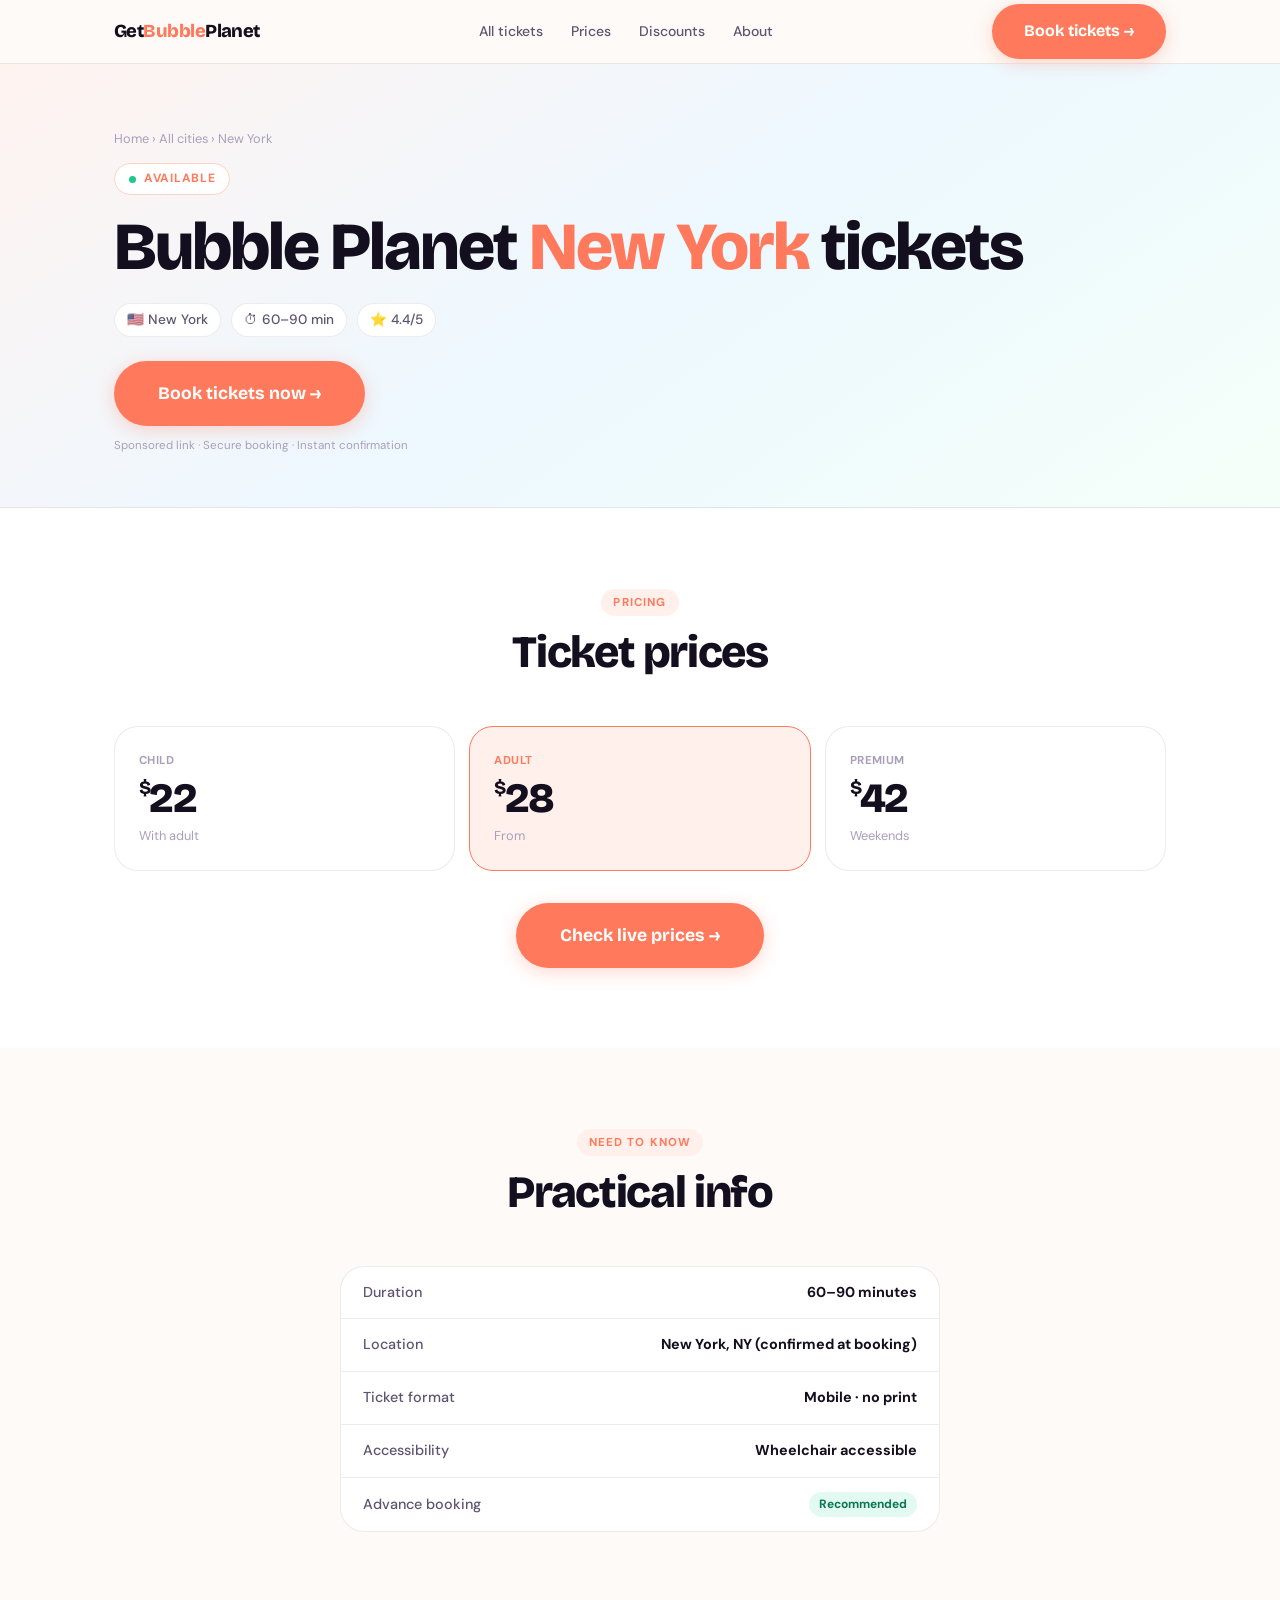
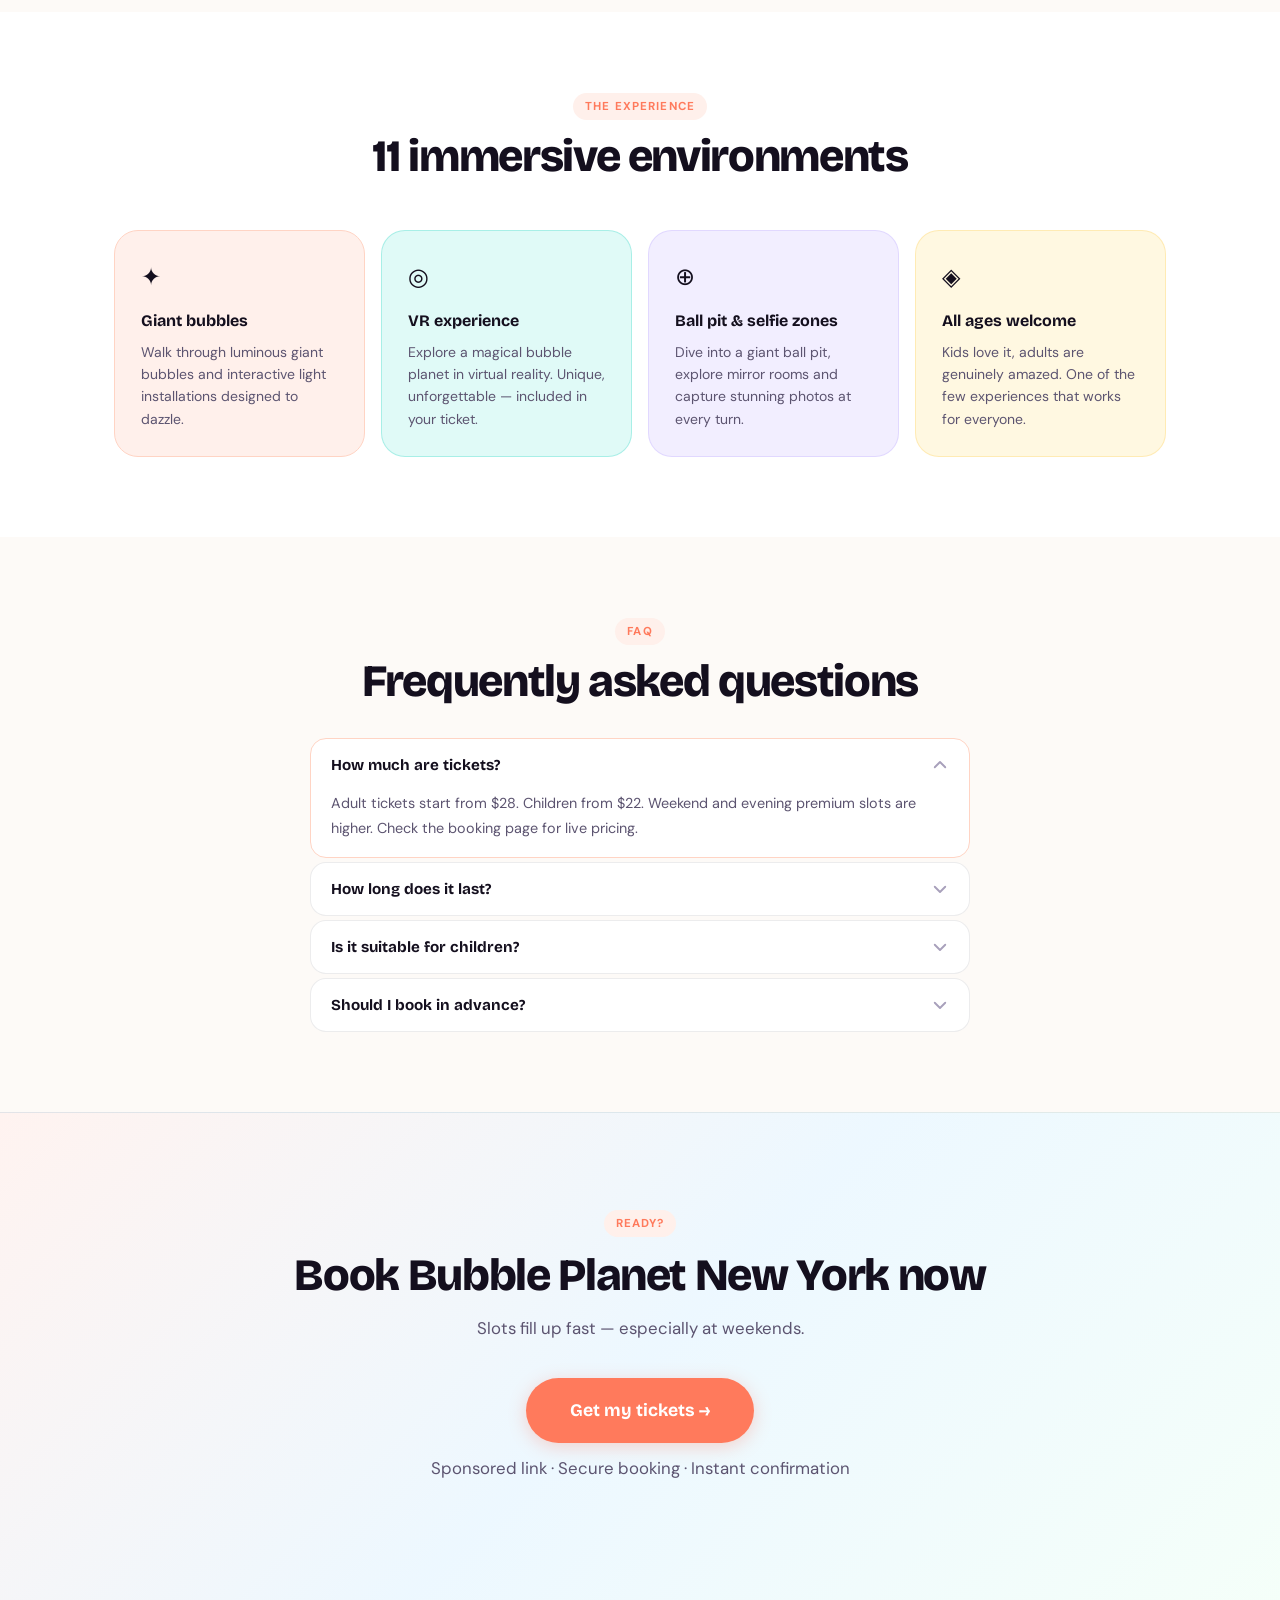
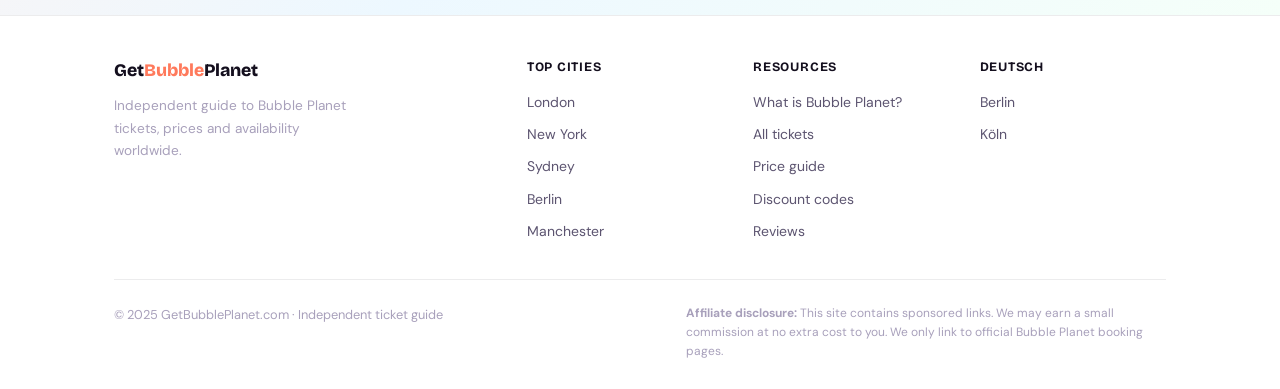
<file: pages/bubble-planet-new-york.html>
<!DOCTYPE html>
<html lang="en">
<head>
<meta charset="UTF-8">
<meta name="viewport" content="width=device-width,initial-scale=1">
<title>Bubble Planet New York Tickets – Prices & Booking 2025</title>
<meta name="description" content="Book Bubble Planet New York tickets from $28. Check availability, compare prices and book instantly. Instant confirmation.">
<link rel="canonical" href="https://getbubbleplanet.com/pages/bubble-planet-new-york">
<link rel="stylesheet" href="../css/style.css">
<style>
.reveal{opacity:0;transform:translateY(24px);transition:opacity .55s ease,transform .55s ease}
.reveal.visible{opacity:1;transform:none}
</style>
<script type="application/ld+json">{"@context":"https://schema.org","@type":"Event","name":"Bubble Planet New York","location":{"@type":"Place","name":"Bubble Planet New York","address":{"@type":"PostalAddress","addressLocality":"New York","addressCountry":"UN"}},"offers":{"@type":"Offer","price":"28","priceCurrency":"USD","availability":"https://schema.org/InStock","url":"https://getbubbleplanet.com/pages/bubble-planet-new-york#book"}}</script>
</head>
<body>
<nav class="nav">
  <div class="container nav__inner">
    <a href="../index.html" class="nav__logo">Get<span>Bubble</span>Planet</a>
    <div class="nav__links">
      <a href="../pages/bubble-planet-tickets.html">All tickets</a>
      <a href="../pages/bubble-planet-prices.html">Prices</a>
      <a href="../pages/bubble-planet-discount-code.html">Discounts</a>
      <a href="../pages/what-is-bubble-planet.html">About</a>
    </div>
    <a href="../pages/bubble-planet-tickets.html" class="btn btn--primary nav__cta">Book tickets →</a>
    <button class="nav__mobile-btn" aria-label="Menu"><span></span><span></span><span></span></button>
  </div>
</nav>

<section style="background:linear-gradient(145deg,#FFF3F0 0%,#EDF8FF 50%,#F5FFF9 100%);padding:64px 0 52px;border-bottom:1px solid var(--border)">
  <div class="container">
    <div style="font-size:.8rem;color:var(--ink3);margin-bottom:14px"><a href="/" style="color:var(--ink3)">Home</a> › <a href="/pages/bubble-planet-tickets.html" style="color:var(--ink3)">All cities</a> › New York</div>
    <div style="display:inline-flex;align-items:center;gap:8px;background:#fff;border:1.5px solid var(--peach-m);color:var(--peach);font-size:.75rem;font-weight:700;letter-spacing:.06em;text-transform:uppercase;padding:5px 14px;border-radius:100px;margin-bottom:16px"><span style="width:7px;height:7px;background:var(--green);border-radius:50%;display:inline-block"></span>Available</div>
    <h1>Bubble Planet <span style="color:var(--peach)">New York</span> tickets</h1>
    <div style="display:flex;gap:10px;flex-wrap:wrap;margin:18px 0 24px">
      <div style="display:flex;align-items:center;gap:6px;font-size:.85rem;font-weight:500;color:var(--ink2);background:#fff;border:1px solid var(--border);border-radius:100px;padding:5px 12px">🇺🇸 New York</div>
      <div style="display:flex;align-items:center;gap:6px;font-size:.85rem;font-weight:500;color:var(--ink2);background:#fff;border:1px solid var(--border);border-radius:100px;padding:5px 12px">⏱ 60–90 min</div>
      <div style="display:flex;align-items:center;gap:6px;font-size:.85rem;font-weight:500;color:var(--ink2);background:#fff;border:1px solid var(--border);border-radius:100px;padding:5px 12px">⭐ 4.4/5</div>
      
    </div>
    <a href="https://feverup.com/m/176115" rel="nofollow sponsored" class="btn btn--primary btn--lg" id="book">Book tickets now →</a>
    <p style="font-size:.72rem;color:var(--ink3);margin-top:10px">Sponsored link · Secure booking · Instant confirmation</p>
  </div>
</section>

<section class="section" style="background:#fff">
  <div class="container">
    <div class="reveal text-center mb-12"><div class="section-label">Pricing</div><h2>Ticket prices</h2></div>
    <div class="pricing-grid reveal mb-8">
      <div class="price-card"><div class="price-label">Child</div><div class="price-amount"><sup>$</sup>22</div><div class="price-note">With adult</div></div>
      <div class="price-card price-card--featured"><div class="price-label">Adult</div><div class="price-amount"><sup>$</sup>28</div><div class="price-note">From</div></div>
      <div class="price-card"><div class="price-label">Premium</div><div class="price-amount"><sup>$</sup>42</div><div class="price-note">Weekends</div></div>
    </div>
    <div class="text-center reveal"><a href="https://feverup.com/m/176115" rel="nofollow sponsored" class="btn btn--primary btn--lg">Check live prices →</a></div>
  </div>
</section>

<section class="section" style="background:var(--bg)">
  <div class="container">
    <div class="reveal text-center mb-12"><div class="section-label">Need to know</div><h2>Practical info</h2></div>
    <div style="max-width:600px;margin:0 auto" class="reveal">
      <div class="info-box">
        <div class="info-row"><span class="info-key">Duration</span><span class="info-val">60–90 minutes</span></div>
        <div class="info-row"><span class="info-key">Location</span><span class="info-val">New York, NY (confirmed at booking)</span></div>
        <div class="info-row"><span class="info-key">Ticket format</span><span class="info-val">Mobile · no print</span></div>
        <div class="info-row"><span class="info-key">Accessibility</span><span class="info-val">Wheelchair accessible</span></div>
        <div class="info-row"><span class="info-key">Advance booking</span><span class="info-val"><span class="badge badge--green">Recommended</span></span></div>
      </div>
    </div>
  </div>
</section>

<section class="section" style="background:#fff">
  <div class="container">
    <div class="reveal text-center mb-12"><div class="section-label">The experience</div><h2>11 immersive environments</h2></div>
    <div class="feat-grid reveal">
      <div class="feat-card feat-card--peach"><div class="feat-icon">✦</div><div class="feat-title">Giant bubbles</div><div class="feat-desc">Walk through luminous giant bubbles and interactive light installations designed to dazzle.</div></div>
      <div class="feat-card feat-card--teal"><div class="feat-icon">◎</div><div class="feat-title">VR experience</div><div class="feat-desc">Explore a magical bubble planet in virtual reality. Unique, unforgettable — included in your ticket.</div></div>
      <div class="feat-card feat-card--lav"><div class="feat-icon">⊕</div><div class="feat-title">Ball pit & selfie zones</div><div class="feat-desc">Dive into a giant ball pit, explore mirror rooms and capture stunning photos at every turn.</div></div>
      <div class="feat-card feat-card--yel"><div class="feat-icon">◈</div><div class="feat-title">All ages welcome</div><div class="feat-desc">Kids love it, adults are genuinely amazed. One of the few experiences that works for everyone.</div></div>
    </div>
  </div>
</section>

<section class="section" style="background:var(--bg)">
  <div class="container">
    <div class="reveal text-center mb-8"><div class="section-label">FAQ</div><h2>Frequently asked questions</h2></div>
    <div style="max-width:660px;margin:0 auto" class="reveal">
      <div class="faq-list">
        <div class="faq-item"><button class="faq-q">How much are tickets?<svg class="faq-chev" fill="none" viewBox="0 0 24 24" stroke="currentColor" stroke-width="2.5"><path stroke-linecap="round" stroke-linejoin="round" d="M19 9l-7 7-7-7"/></svg></button><div class="faq-a">Adult tickets start from $28. Children from $22. Weekend and evening premium slots are higher. Check the booking page for live pricing.</div></div>
        <div class="faq-item"><button class="faq-q">How long does it last?<svg class="faq-chev" fill="none" viewBox="0 0 24 24" stroke="currentColor" stroke-width="2.5"><path stroke-linecap="round" stroke-linejoin="round" d="M19 9l-7 7-7-7"/></svg></button><div class="faq-a">Approximately 60–90 minutes. You explore at your own pace across 11 environments within your booked time slot.</div></div>
        <div class="faq-item"><button class="faq-q">Is it suitable for children?<svg class="faq-chev" fill="none" viewBox="0 0 24 24" stroke="currentColor" stroke-width="2.5"><path stroke-linecap="round" stroke-linejoin="round" d="M19 9l-7 7-7-7"/></svg></button><div class="faq-a">Yes, fully suitable for children aged 3 and above with an adult. Children under 2 may be free. Fully family-friendly.</div></div>
        <div class="faq-item"><button class="faq-q">Should I book in advance?<svg class="faq-chev" fill="none" viewBox="0 0 24 24" stroke="currentColor" stroke-width="2.5"><path stroke-linecap="round" stroke-linejoin="round" d="M19 9l-7 7-7-7"/></svg></button><div class="faq-a">Yes — strongly recommended. Bubble Planet sells out fast on weekends and school holidays. Online booking secures your slot.</div></div>
        
      </div>
    </div>
  </div>
</section>

<section class="bottom-cta">
  <div class="container reveal">
    <div class="section-label" style="margin-bottom:14px">Ready?</div>
    <h2>Book Bubble Planet New York now</h2>
    <p>Slots fill up fast — especially at weekends.</p>
    <a href="https://feverup.com/m/176115" rel="nofollow sponsored" class="btn btn--primary btn--lg">Get my tickets →</a>
    <p class="aff-note" style="margin-top:12px">Sponsored link · Secure booking · Instant confirmation</p>
  </div>
</section>

<footer class="footer">
  <div class="container">
    <div class="footer__grid">
      <div><div class="footer__brand-name">Get<span>Bubble</span>Planet</div><p class="footer__desc">Independent guide to Bubble Planet tickets, prices and availability worldwide.</p></div>
      <div><div class="footer__col-title">Top cities</div><div class="footer__links"><a href="../pages/bubble-planet-london.html">London</a><a href="../pages/bubble-planet-new-york.html">New York</a><a href="../pages/bubble-planet-sydney.html">Sydney</a><a href="../pages/bubble-planet-berlin.html">Berlin</a><a href="../pages/bubble-planet-manchester.html">Manchester</a></div></div>
      <div><div class="footer__col-title">Resources</div><div class="footer__links"><a href="../pages/what-is-bubble-planet.html">What is Bubble Planet?</a><a href="../pages/bubble-planet-tickets.html">All tickets</a><a href="../pages/bubble-planet-prices.html">Price guide</a><a href="../pages/bubble-planet-discount-code.html">Discount codes</a><a href="../pages/bubble-planet-reviews.html">Reviews</a></div></div>
      <div><div class="footer__col-title">Deutsch</div><div class="footer__links"><a href="../pages/bubble-planet-berlin.html">Berlin</a><a href="#">Köln</a></div></div>
    </div>
    <div class="footer__bottom">
      <div class="footer__copy">© 2025 GetBubblePlanet.com · Independent ticket guide</div>
      <div class="footer__disclosure"><strong>Affiliate disclosure:</strong> This site contains sponsored links. We may earn a small commission at no extra cost to you. We only link to official Bubble Planet booking pages.</div>
    </div>
  </div>
</footer>
<script src="../js/main.js"></script>
</body>
</html>
</file>
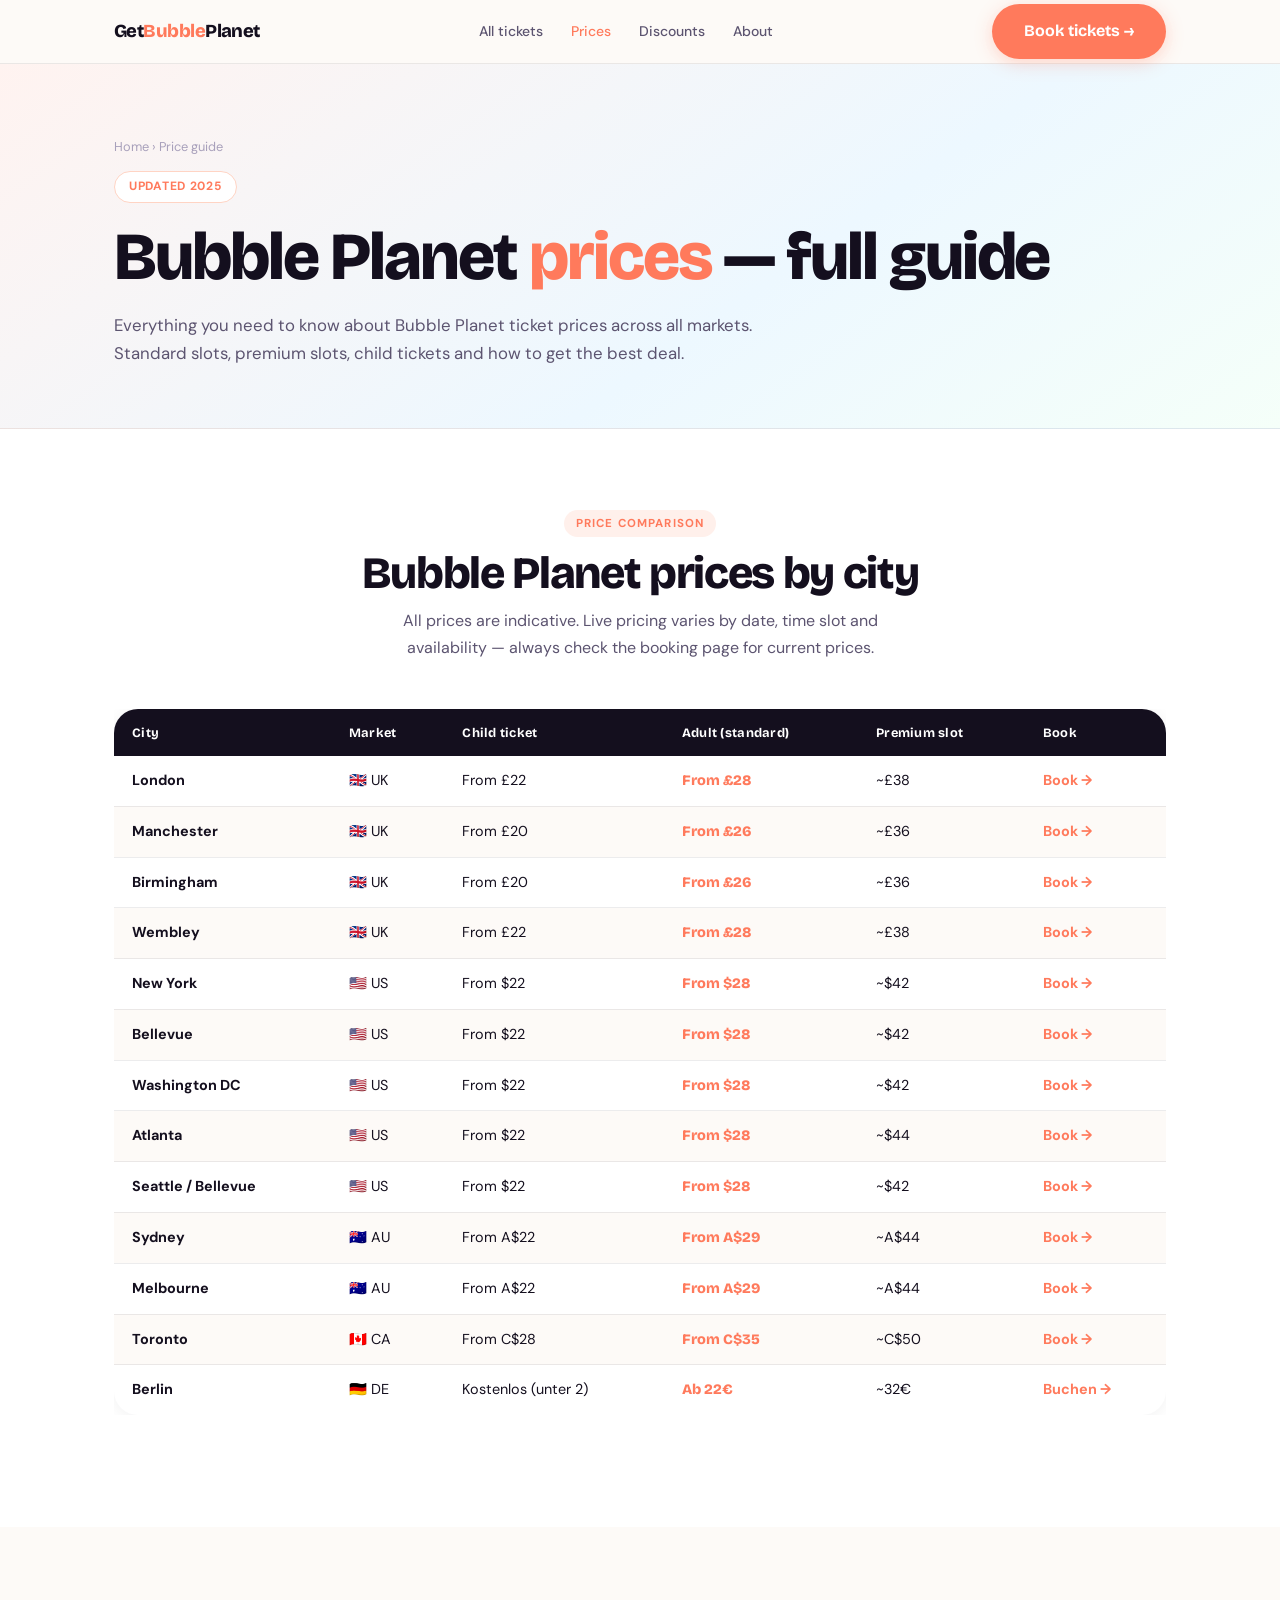
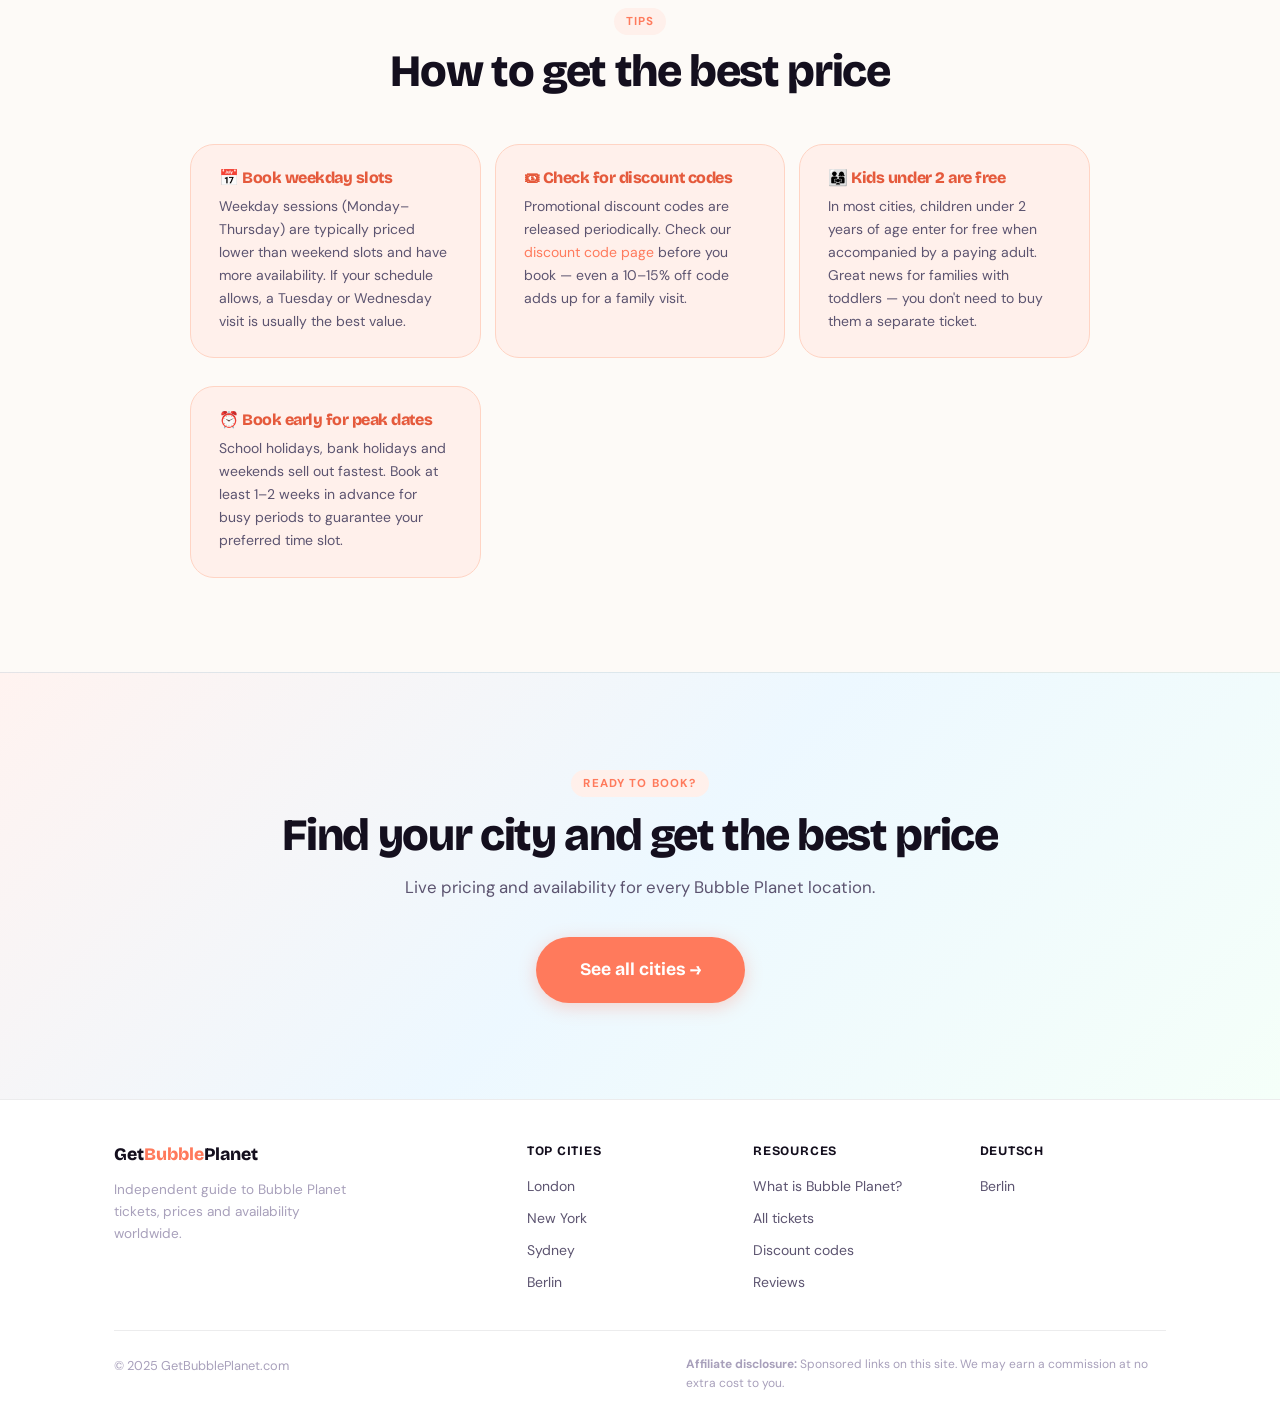
<file: pages/bubble-planet-prices.html>
<!DOCTYPE html>
<html lang="en">
<head>
<meta charset="UTF-8">
<meta name="viewport" content="width=device-width,initial-scale=1">
<title>Bubble Planet Prices – Full Price Guide 2025</title>
<meta name="description" content="Complete Bubble Planet price guide for 2025. Compare ticket prices across UK, US, Australia and Germany. Find the cheapest slots and best value options.">
<link rel="canonical" href="https://getbubbleplanet.com/pages/bubble-planet-prices">
<link rel="stylesheet" href="../css/style.css">
<style>
.reveal{opacity:0;transform:translateY(24px);transition:opacity .55s ease,transform .55s ease}
.reveal.visible{opacity:1;transform:none}
.price-table{width:100%;border-collapse:collapse;font-size:.9rem;background:#fff;border-radius:var(--r-lg);overflow:hidden;box-shadow:var(--shadow)}
.price-table th{background:var(--ink);color:#fff;font-family:var(--ff-head);font-size:.8rem;font-weight:700;padding:13px 18px;text-align:left;letter-spacing:.02em}
.price-table td{padding:13px 18px;border-bottom:1px solid var(--border);color:var(--ink)}
.price-table tr:last-child td{border-bottom:none}
.price-table tr:nth-child(even) td{background:var(--bg)}
.price-table .city-col{font-weight:700}
.price-table .price-col{font-family:var(--ff-head);font-weight:800;color:var(--peach)}
.tip-box{background:var(--peach-l);border:1.5px solid var(--peach-m);border-radius:var(--r-lg);padding:24px 28px;margin-bottom:14px}
.tip-box h3{font-size:1rem;margin-bottom:8px;color:var(--peach-d)}
.tip-box p{font-size:.875rem;color:var(--ink2);max-width:100%;line-height:1.65}
</style>
</head>
<body>
<nav class="nav">
  <div class="container nav__inner">
    <a href="/" class="nav__logo">Get<span>Bubble</span>Planet</a>
    <div class="nav__links">
      <a href="/pages/bubble-planet-tickets.html">All tickets</a>
      <a href="/pages/bubble-planet-prices.html" style="color:var(--peach)">Prices</a>
      <a href="/pages/bubble-planet-discount-code.html">Discounts</a>
      <a href="/pages/what-is-bubble-planet.html">About</a>
    </div>
    <a href="/pages/bubble-planet-tickets.html" class="btn btn--primary nav__cta">Book tickets →</a>
    <button class="nav__mobile-btn" aria-label="Menu"><span></span><span></span><span></span></button>
  </div>
</nav>

<section style="background:linear-gradient(145deg,#FFF3F0 0%,#EDF8FF 60%,#F5FFF9 100%);padding:72px 0 60px;border-bottom:1px solid var(--border)">
  <div class="container">
    <div style="font-size:.8rem;color:var(--ink3);margin-bottom:14px"><a href="/" style="color:var(--ink3)">Home</a> › Price guide</div>
    <div style="display:inline-flex;align-items:center;gap:8px;background:#fff;border:1.5px solid var(--peach-m);color:var(--peach);font-size:.75rem;font-weight:700;letter-spacing:.06em;text-transform:uppercase;padding:5px 14px;border-radius:100px;margin-bottom:18px">Updated 2025</div>
    <h1>Bubble Planet <span style="color:var(--peach)">prices</span> — full guide</h1>
    <p style="color:var(--ink2);font-size:1.05rem;max-width:54ch;margin-top:16px;line-height:1.7">Everything you need to know about Bubble Planet ticket prices across all markets. Standard slots, premium slots, child tickets and how to get the best deal.</p>
  </div>
</section>

<section class="section" style="background:#fff">
  <div class="container">
    <div class="reveal text-center mb-12"><div class="section-label">Price comparison</div><h2>Bubble Planet prices by city</h2><p style="color:var(--ink2);margin:10px auto 0;max-width:50ch">All prices are indicative. Live pricing varies by date, time slot and availability — always check the booking page for current prices.</p></div>

    <div class="reveal mb-8" style="overflow-x:auto">
      <table class="price-table">
        <thead>
          <tr>
            <th>City</th>
            <th>Market</th>
            <th>Child ticket</th>
            <th>Adult (standard)</th>
            <th>Premium slot</th>
            <th>Book</th>
          </tr>
        </thead>
        <tbody>
          <tr><td class="city-col">London</td><td>🇬🇧 UK</td><td>From £22</td><td class="price-col">From £28</td><td>~£38</td><td><a href="/pages/bubble-planet-london.html" style="color:var(--peach);font-weight:700">Book →</a></td></tr>
          <tr><td class="city-col">Manchester</td><td>🇬🇧 UK</td><td>From £20</td><td class="price-col">From £26</td><td>~£36</td><td><a href="/pages/bubble-planet-manchester.html" style="color:var(--peach);font-weight:700">Book →</a></td></tr>
          <tr><td class="city-col">Birmingham</td><td>🇬🇧 UK</td><td>From £20</td><td class="price-col">From £26</td><td>~£36</td><td><a href="/pages/bubble-planet-tickets.html" style="color:var(--peach);font-weight:700">Book →</a></td></tr>
          <tr><td class="city-col">Wembley</td><td>🇬🇧 UK</td><td>From £22</td><td class="price-col">From £28</td><td>~£38</td><td><a href="/pages/bubble-planet-tickets.html" style="color:var(--peach);font-weight:700">Book →</a></td></tr>
          <tr><td class="city-col">New York</td><td>🇺🇸 US</td><td>From $22</td><td class="price-col">From $28</td><td>~$42</td><td><a href="/pages/bubble-planet-new-york.html" style="color:var(--peach);font-weight:700">Book →</a></td></tr>
          <tr><td class="city-col">Bellevue</td><td>🇺🇸 US</td><td>From $22</td><td class="price-col">From $28</td><td>~$42</td><td><a href="/pages/bubble-planet-tickets.html" style="color:var(--peach);font-weight:700">Book →</a></td></tr>
          <tr><td class="city-col">Washington DC</td><td>🇺🇸 US</td><td>From $22</td><td class="price-col">From $28</td><td>~$42</td><td><a href="/pages/bubble-planet-tickets.html" style="color:var(--peach);font-weight:700">Book →</a></td></tr>
          <tr><td class="city-col">Atlanta</td><td>🇺🇸 US</td><td>From $22</td><td class="price-col">From $28</td><td>~$44</td><td><a href="/pages/bubble-planet-tickets.html" style="color:var(--peach);font-weight:700">Book →</a></td></tr>
          <tr><td class="city-col">Seattle / Bellevue</td><td>🇺🇸 US</td><td>From $22</td><td class="price-col">From $28</td><td>~$42</td><td><a href="/pages/bubble-planet-tickets.html" style="color:var(--peach);font-weight:700">Book →</a></td></tr>
          <tr><td class="city-col">Sydney</td><td>🇦🇺 AU</td><td>From A$22</td><td class="price-col">From A$29</td><td>~A$44</td><td><a href="/pages/bubble-planet-sydney.html" style="color:var(--peach);font-weight:700">Book →</a></td></tr>
          <tr><td class="city-col">Melbourne</td><td>🇦🇺 AU</td><td>From A$22</td><td class="price-col">From A$29</td><td>~A$44</td><td><a href="/pages/bubble-planet-tickets.html" style="color:var(--peach);font-weight:700">Book →</a></td></tr>
          <tr><td class="city-col">Toronto</td><td>🇨🇦 CA</td><td>From C$28</td><td class="price-col">From C$35</td><td>~C$50</td><td><a href="/pages/bubble-planet-tickets.html" style="color:var(--peach);font-weight:700">Book →</a></td></tr>
          <tr><td class="city-col">Berlin</td><td>🇩🇪 DE</td><td>Kostenlos (unter 2)</td><td class="price-col">Ab 22€</td><td>~32€</td><td><a href="/pages/bubble-planet-berlin.html" style="color:var(--peach);font-weight:700">Buchen →</a></td></tr>
        </tbody>
      </table>
    </div>
  </div>
</section>

<section class="section" style="background:var(--bg)">
  <div class="container">
    <div class="reveal text-center mb-12"><div class="section-label">Tips</div><h2>How to get the best price</h2></div>
    <div style="display:grid;grid-template-columns:repeat(auto-fit,minmax(280px,1fr));gap:14px;max-width:900px;margin:0 auto" class="reveal">
      <div class="tip-box"><h3>📅 Book weekday slots</h3><p>Weekday sessions (Monday–Thursday) are typically priced lower than weekend slots and have more availability. If your schedule allows, a Tuesday or Wednesday visit is usually the best value.</p></div>
      <div class="tip-box"><h3>🎟 Check for discount codes</h3><p>Promotional discount codes are released periodically. Check our <a href="/pages/bubble-planet-discount-code.html" style="color:var(--peach)">discount code page</a> before you book — even a 10–15% off code adds up for a family visit.</p></div>
      <div class="tip-box"><h3>👨‍👩‍👧 Kids under 2 are free</h3><p>In most cities, children under 2 years of age enter for free when accompanied by a paying adult. Great news for families with toddlers — you don't need to buy them a separate ticket.</p></div>
      <div class="tip-box"><h3>⏰ Book early for peak dates</h3><p>School holidays, bank holidays and weekends sell out fastest. Book at least 1–2 weeks in advance for busy periods to guarantee your preferred time slot.</p></div>
    </div>
  </div>
</section>

<section class="bottom-cta">
  <div class="container reveal">
    <div class="section-label" style="margin-bottom:14px">Ready to book?</div>
    <h2>Find your city and get the best price</h2>
    <p>Live pricing and availability for every Bubble Planet location.</p>
    <a href="/pages/bubble-planet-tickets.html" class="btn btn--primary btn--lg">See all cities →</a>
  </div>
</section>

<footer class="footer">
  <div class="container">
    <div class="footer__grid">
      <div><div class="footer__brand-name">Get<span>Bubble</span>Planet</div><p class="footer__desc">Independent guide to Bubble Planet tickets, prices and availability worldwide.</p></div>
      <div><div class="footer__col-title">Top cities</div><div class="footer__links"><a href="/pages/bubble-planet-london.html">London</a><a href="/pages/bubble-planet-new-york.html">New York</a><a href="/pages/bubble-planet-sydney.html">Sydney</a><a href="/pages/bubble-planet-berlin.html">Berlin</a></div></div>
      <div><div class="footer__col-title">Resources</div><div class="footer__links"><a href="/pages/what-is-bubble-planet.html">What is Bubble Planet?</a><a href="/pages/bubble-planet-tickets.html">All tickets</a><a href="/pages/bubble-planet-discount-code.html">Discount codes</a><a href="/pages/bubble-planet-reviews.html">Reviews</a></div></div>
      <div><div class="footer__col-title">Deutsch</div><div class="footer__links"><a href="/pages/bubble-planet-berlin.html">Berlin</a></div></div>
    </div>
    <div class="footer__bottom">
      <div class="footer__copy">© 2025 GetBubblePlanet.com</div>
      <div class="footer__disclosure"><strong>Affiliate disclosure:</strong> Sponsored links on this site. We may earn a commission at no extra cost to you.</div>
    </div>
  </div>
</footer>
<script src="../js/main.js"></script>
</body>
</html>
</file>
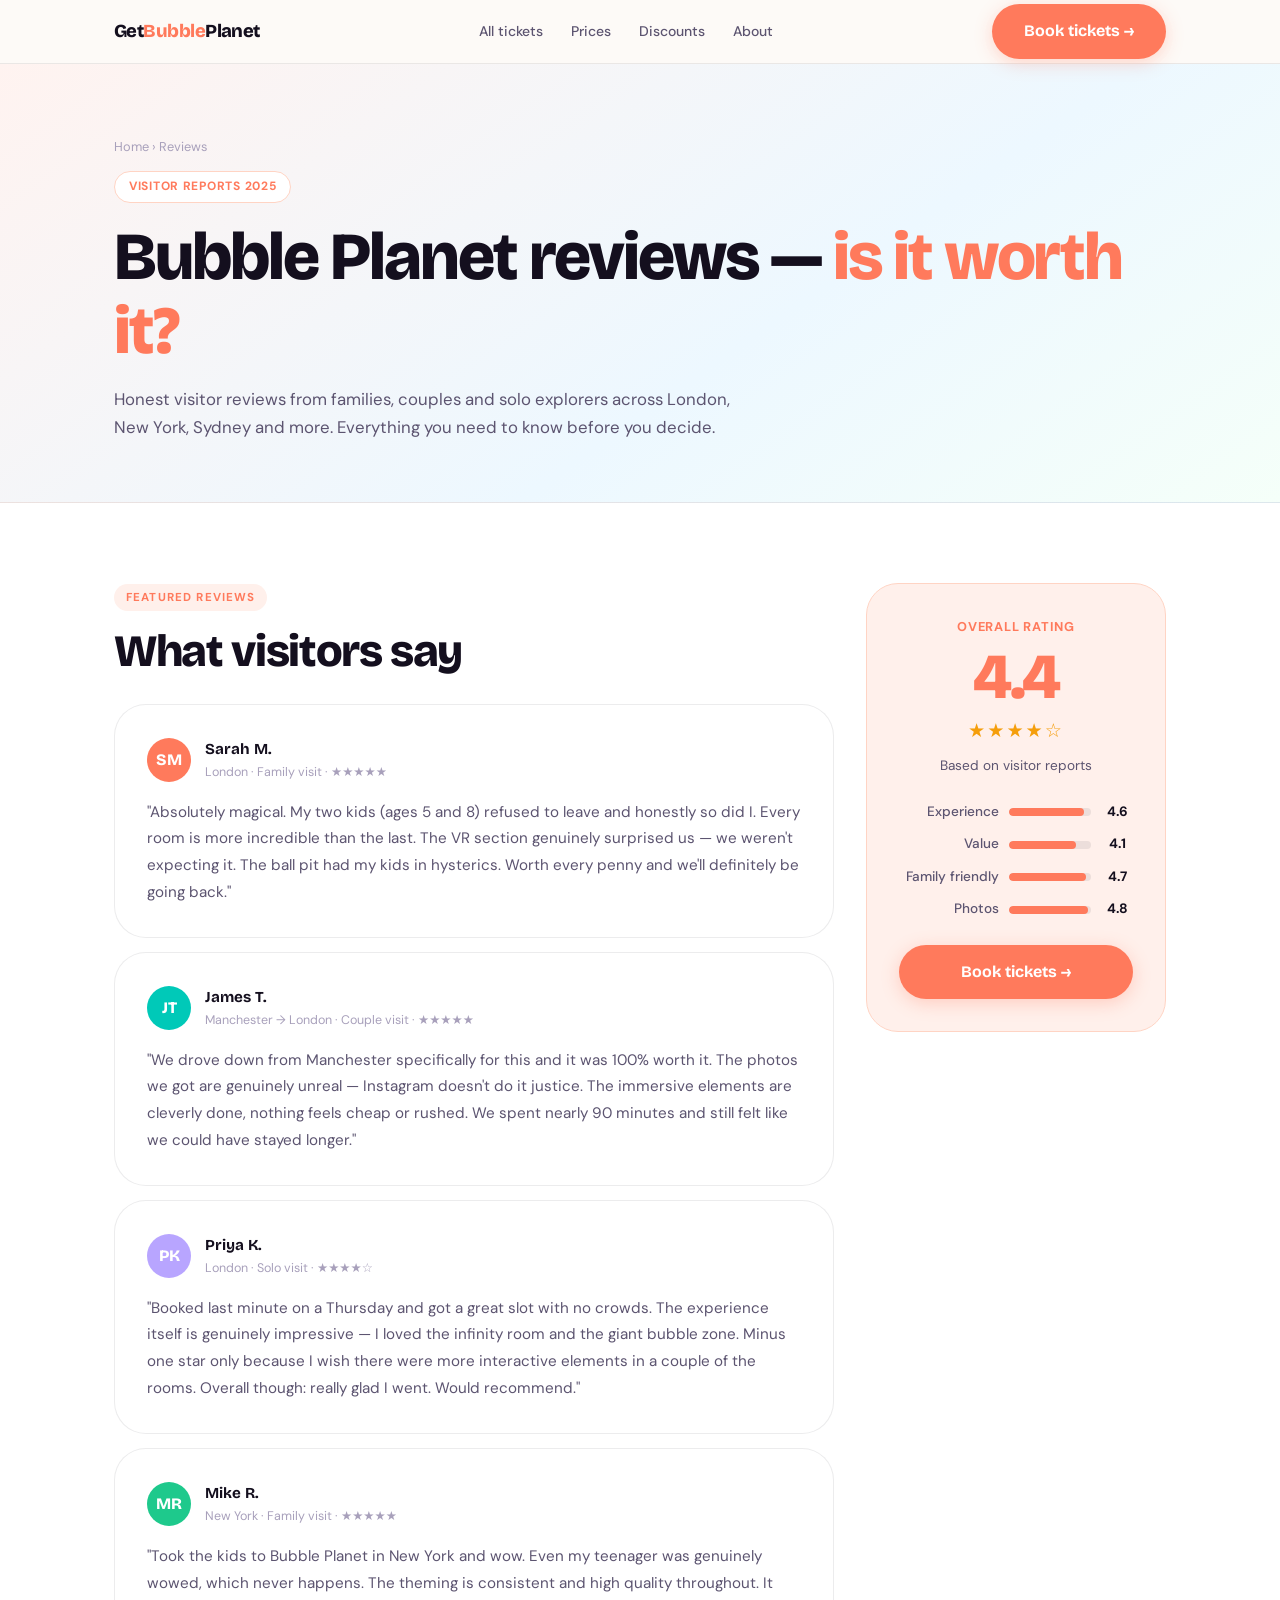
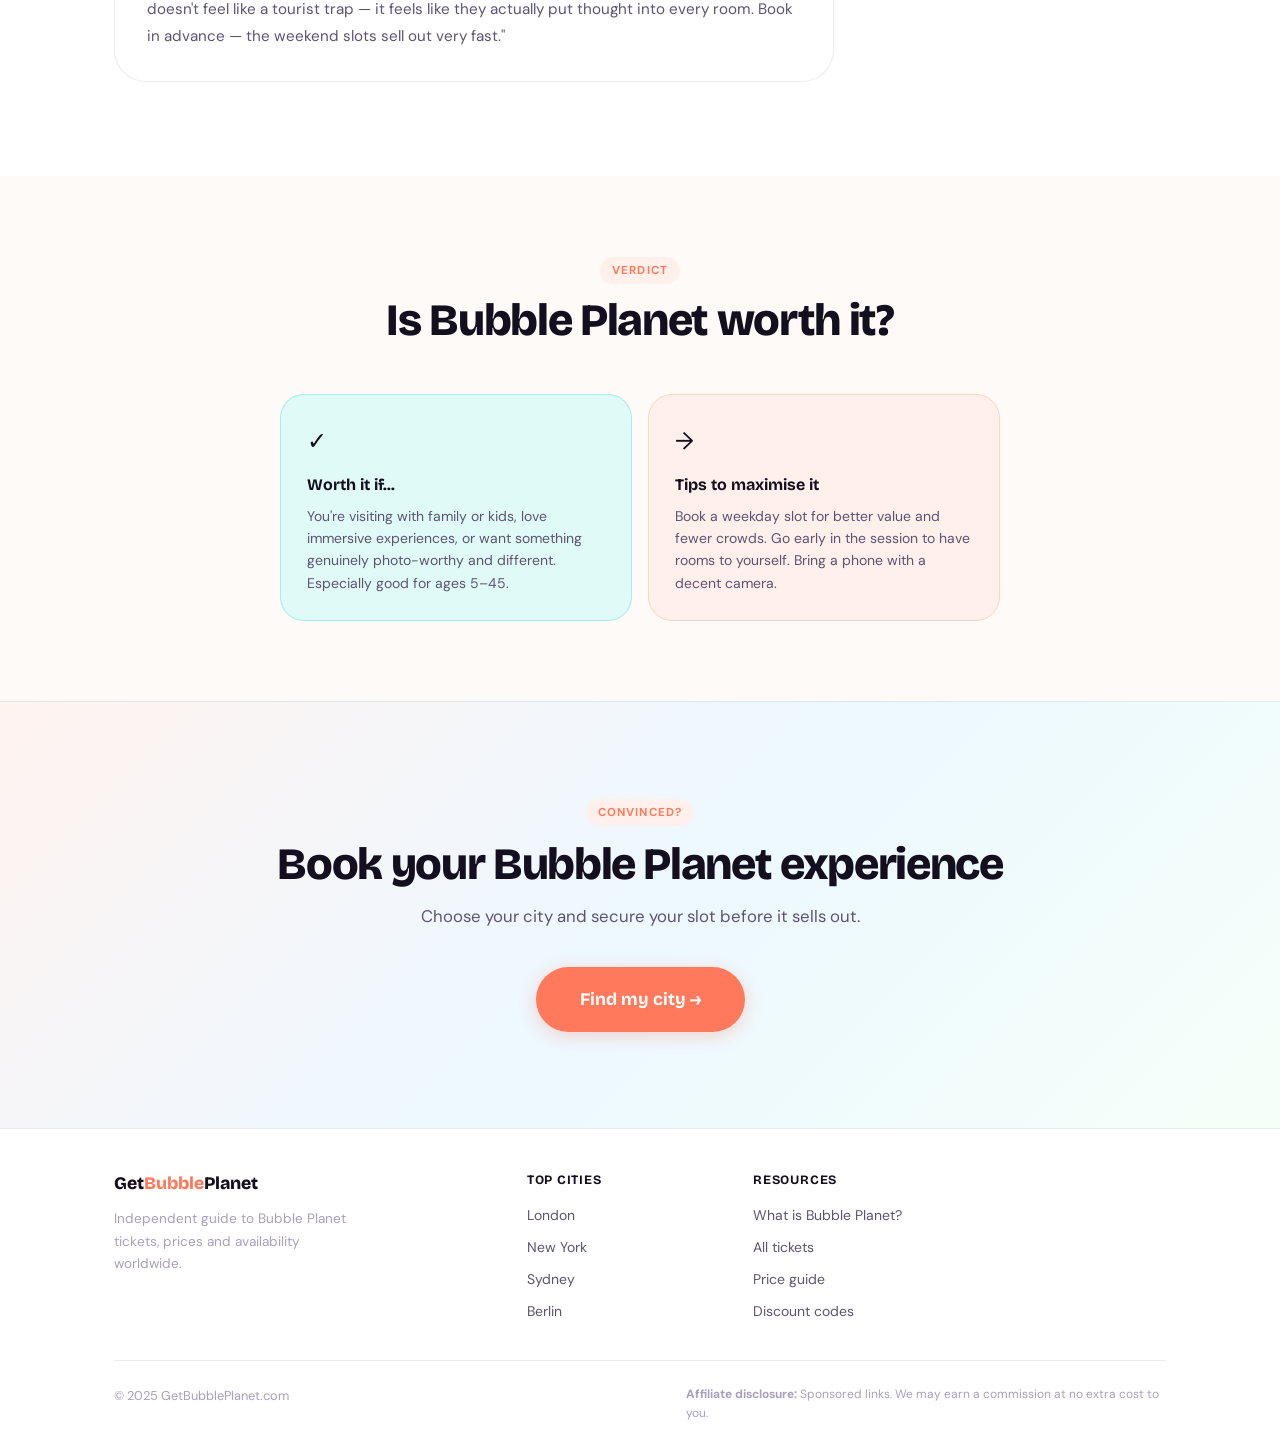
<file: pages/bubble-planet-reviews.html>
<!DOCTYPE html>
<html lang="en">
<head>
<meta charset="UTF-8">
<meta name="viewport" content="width=device-width,initial-scale=1">
<title>Bubble Planet Reviews 2025 – Is It Worth It?</title>
<meta name="description" content="Honest Bubble Planet reviews from visitors across London, New York and Sydney. Is Bubble Planet worth it? Read what families, couples and solo visitors say.">
<link rel="canonical" href="https://getbubbleplanet.com/pages/bubble-planet-reviews">
<link rel="stylesheet" href="../css/style.css">
<style>
.reveal{opacity:0;transform:translateY(24px);transition:opacity .55s ease,transform .55s ease}
.reveal.visible{opacity:1;transform:none}
.review-lg{background:#fff;border:1.5px solid var(--border);border-radius:var(--r-xl);padding:32px;margin-bottom:14px}
.reviewer-info{display:flex;align-items:center;gap:14px;margin-bottom:16px}
.reviewer-avatar{width:44px;height:44px;border-radius:50%;display:flex;align-items:center;justify-content:center;font-family:var(--ff-head);font-weight:800;font-size:1rem;color:#fff}
.reviewer-name{font-family:var(--ff-head);font-weight:700;font-size:.95rem;color:var(--ink)}
.reviewer-meta{font-size:.78rem;color:var(--ink3)}
.review-body{font-size:.95rem;color:var(--ink2);line-height:1.75;max-width:100%}
.score-card{background:var(--peach-l);border:1.5px solid var(--peach-m);border-radius:var(--r-xl);padding:32px;text-align:center}
.score-big{font-family:var(--ff-head);font-size:4rem;font-weight:800;letter-spacing:-.05em;color:var(--peach);line-height:1}
.score-label{font-size:.85rem;color:var(--ink2);margin-top:8px}
.score-bars{margin-top:24px;display:flex;flex-direction:column;gap:10px}
.score-bar-row{display:flex;align-items:center;gap:10px;font-size:.85rem;font-weight:500}
.score-bar-label{min-width:100px;color:var(--ink2);text-align:right}
.score-bar-track{flex:1;height:8px;background:var(--border);border-radius:4px;overflow:hidden}
.score-bar-fill{height:100%;background:var(--peach);border-radius:4px}
.score-bar-val{min-width:32px;color:var(--ink);font-weight:700}
</style>
<script type="application/ld+json">
{"@context":"https://schema.org","@type":"ItemList","name":"Bubble Planet Reviews","description":"Visitor reviews of Bubble Planet immersive experience","itemListElement":[{"@type":"Review","reviewRating":{"@type":"Rating","ratingValue":"5","bestRating":"5"},"author":{"@type":"Person","name":"Sarah M."},"reviewBody":"Absolutely magical. My kids refused to leave and honestly so did I. Worth every penny."},{"@type":"Review","reviewRating":{"@type":"Rating","ratingValue":"5","bestRating":"5"},"author":{"@type":"Person","name":"James T."},"reviewBody":"One of the best things we have done. Incredible photos and the whole vibe is otherworldly."},{"@type":"Review","reviewRating":{"@type":"Rating","ratingValue":"4","bestRating":"5"},"author":{"@type":"Person","name":"Priya K."},"reviewBody":"Really unique experience. Smooth from start to finish. Highly recommend."}]}
</script>
</head>
<body>
<nav class="nav">
  <div class="container nav__inner">
    <a href="/" class="nav__logo">Get<span>Bubble</span>Planet</a>
    <div class="nav__links">
      <a href="/pages/bubble-planet-tickets.html">All tickets</a>
      <a href="/pages/bubble-planet-prices.html">Prices</a>
      <a href="/pages/bubble-planet-discount-code.html">Discounts</a>
      <a href="/pages/what-is-bubble-planet.html">About</a>
    </div>
    <a href="/pages/bubble-planet-tickets.html" class="btn btn--primary nav__cta">Book tickets →</a>
    <button class="nav__mobile-btn" aria-label="Menu"><span></span><span></span><span></span></button>
  </div>
</nav>

<section style="background:linear-gradient(145deg,#FFF3F0 0%,#EDF8FF 60%,#F5FFF9 100%);padding:72px 0 60px;border-bottom:1px solid var(--border)">
  <div class="container">
    <div style="font-size:.8rem;color:var(--ink3);margin-bottom:14px"><a href="/" style="color:var(--ink3)">Home</a> › Reviews</div>
    <div style="display:inline-flex;align-items:center;gap:8px;background:#fff;border:1.5px solid var(--peach-m);color:var(--peach);font-size:.75rem;font-weight:700;letter-spacing:.06em;text-transform:uppercase;padding:5px 14px;border-radius:100px;margin-bottom:18px">Visitor reports 2025</div>
    <h1>Bubble Planet reviews — <span style="color:var(--peach)">is it worth it?</span></h1>
    <p style="color:var(--ink2);font-size:1.05rem;max-width:54ch;margin-top:16px;line-height:1.7">Honest visitor reviews from families, couples and solo explorers across London, New York, Sydney and more. Everything you need to know before you decide.</p>
  </div>
</section>

<section class="section" style="background:#fff">
  <div class="container">
    <div style="display:grid;grid-template-columns:1fr 300px;gap:32px;align-items:start" class="reveal">
      <div>
        <div class="section-label mb-4">Featured reviews</div>
        <h2 style="margin-bottom:28px">What visitors say</h2>

        <div class="review-lg">
          <div class="reviewer-info">
            <div class="reviewer-avatar" style="background:var(--peach)">SM</div>
            <div><div class="reviewer-name">Sarah M.</div><div class="reviewer-meta">London · Family visit · ★★★★★</div></div>
          </div>
          <p class="review-body">"Absolutely magical. My two kids (ages 5 and 8) refused to leave and honestly so did I. Every room is more incredible than the last. The VR section genuinely surprised us — we weren't expecting it. The ball pit had my kids in hysterics. Worth every penny and we'll definitely be going back."</p>
        </div>

        <div class="review-lg">
          <div class="reviewer-info">
            <div class="reviewer-avatar" style="background:var(--teal)">JT</div>
            <div><div class="reviewer-name">James T.</div><div class="reviewer-meta">Manchester → London · Couple visit · ★★★★★</div></div>
          </div>
          <p class="review-body">"We drove down from Manchester specifically for this and it was 100% worth it. The photos we got are genuinely unreal — Instagram doesn't do it justice. The immersive elements are cleverly done, nothing feels cheap or rushed. We spent nearly 90 minutes and still felt like we could have stayed longer."</p>
        </div>

        <div class="review-lg">
          <div class="reviewer-info">
            <div class="reviewer-avatar" style="background:var(--lav)">PK</div>
            <div><div class="reviewer-name">Priya K.</div><div class="reviewer-meta">London · Solo visit · ★★★★☆</div></div>
          </div>
          <p class="review-body">"Booked last minute on a Thursday and got a great slot with no crowds. The experience itself is genuinely impressive — I loved the infinity room and the giant bubble zone. Minus one star only because I wish there were more interactive elements in a couple of the rooms. Overall though: really glad I went. Would recommend."</p>
        </div>

        <div class="review-lg">
          <div class="reviewer-info">
            <div class="reviewer-avatar" style="background:var(--green)">MR</div>
            <div><div class="reviewer-name">Mike R.</div><div class="reviewer-meta">New York · Family visit · ★★★★★</div></div>
          </div>
          <p class="review-body">"Took the kids to Bubble Planet in New York and wow. Even my teenager was genuinely wowed, which never happens. The theming is consistent and high quality throughout. It doesn't feel like a tourist trap — it feels like they actually put thought into every room. Book in advance — the weekend slots sell out very fast."</p>
        </div>
      </div>

      <div style="position:sticky;top:80px">
        <div class="score-card">
          <div style="font-size:.8rem;font-weight:700;letter-spacing:.06em;text-transform:uppercase;color:var(--peach);margin-bottom:8px">Overall rating</div>
          <div class="score-big">4.4</div>
          <div style="font-size:1.2rem;color:#F59E0B;letter-spacing:2px;margin:6px 0">★★★★☆</div>
          <div class="score-label">Based on visitor reports</div>
          <div class="score-bars">
            <div class="score-bar-row"><div class="score-bar-label">Experience</div><div class="score-bar-track"><div class="score-bar-fill" style="width:92%"></div></div><div class="score-bar-val">4.6</div></div>
            <div class="score-bar-row"><div class="score-bar-label">Value</div><div class="score-bar-track"><div class="score-bar-fill" style="width:82%"></div></div><div class="score-bar-val">4.1</div></div>
            <div class="score-bar-row"><div class="score-bar-label">Family friendly</div><div class="score-bar-track"><div class="score-bar-fill" style="width:94%"></div></div><div class="score-bar-val">4.7</div></div>
            <div class="score-bar-row"><div class="score-bar-label">Photos</div><div class="score-bar-track"><div class="score-bar-fill" style="width:96%"></div></div><div class="score-bar-val">4.8</div></div>
          </div>
          <a href="/pages/bubble-planet-tickets.html" class="btn btn--primary btn--full" style="margin-top:24px">Book tickets →</a>
        </div>
      </div>
    </div>
  </div>
</section>

<section class="section" style="background:var(--bg)">
  <div class="container">
    <div class="reveal text-center mb-12"><div class="section-label">Verdict</div><h2>Is Bubble Planet worth it?</h2></div>
    <div style="max-width:720px;margin:0 auto" class="reveal">
      <div class="feat-grid">
        <div class="feat-card feat-card--teal"><div class="feat-icon">✓</div><div class="feat-title">Worth it if...</div><div class="feat-desc">You're visiting with family or kids, love immersive experiences, or want something genuinely photo-worthy and different. Especially good for ages 5–45.</div></div>
        <div class="feat-card feat-card--peach"><div class="feat-icon">→</div><div class="feat-title">Tips to maximise it</div><div class="feat-desc">Book a weekday slot for better value and fewer crowds. Go early in the session to have rooms to yourself. Bring a phone with a decent camera.</div></div>
      </div>
    </div>
  </div>
</section>

<section class="bottom-cta">
  <div class="container reveal">
    <div class="section-label" style="margin-bottom:14px">Convinced?</div>
    <h2>Book your Bubble Planet experience</h2>
    <p>Choose your city and secure your slot before it sells out.</p>
    <a href="/pages/bubble-planet-tickets.html" class="btn btn--primary btn--lg">Find my city →</a>
  </div>
</section>

<footer class="footer">
  <div class="container">
    <div class="footer__grid">
      <div><div class="footer__brand-name">Get<span>Bubble</span>Planet</div><p class="footer__desc">Independent guide to Bubble Planet tickets, prices and availability worldwide.</p></div>
      <div><div class="footer__col-title">Top cities</div><div class="footer__links"><a href="/pages/bubble-planet-london.html">London</a><a href="/pages/bubble-planet-new-york.html">New York</a><a href="/pages/bubble-planet-sydney.html">Sydney</a><a href="/pages/bubble-planet-berlin.html">Berlin</a></div></div>
      <div><div class="footer__col-title">Resources</div><div class="footer__links"><a href="/pages/what-is-bubble-planet.html">What is Bubble Planet?</a><a href="/pages/bubble-planet-tickets.html">All tickets</a><a href="/pages/bubble-planet-prices.html">Price guide</a><a href="/pages/bubble-planet-discount-code.html">Discount codes</a></div></div>
      <div></div>
    </div>
    <div class="footer__bottom">
      <div class="footer__copy">© 2025 GetBubblePlanet.com</div>
      <div class="footer__disclosure"><strong>Affiliate disclosure:</strong> Sponsored links. We may earn a commission at no extra cost to you.</div>
    </div>
  </div>
</footer>
<script src="../js/main.js"></script>
</body>
</html>
</file>
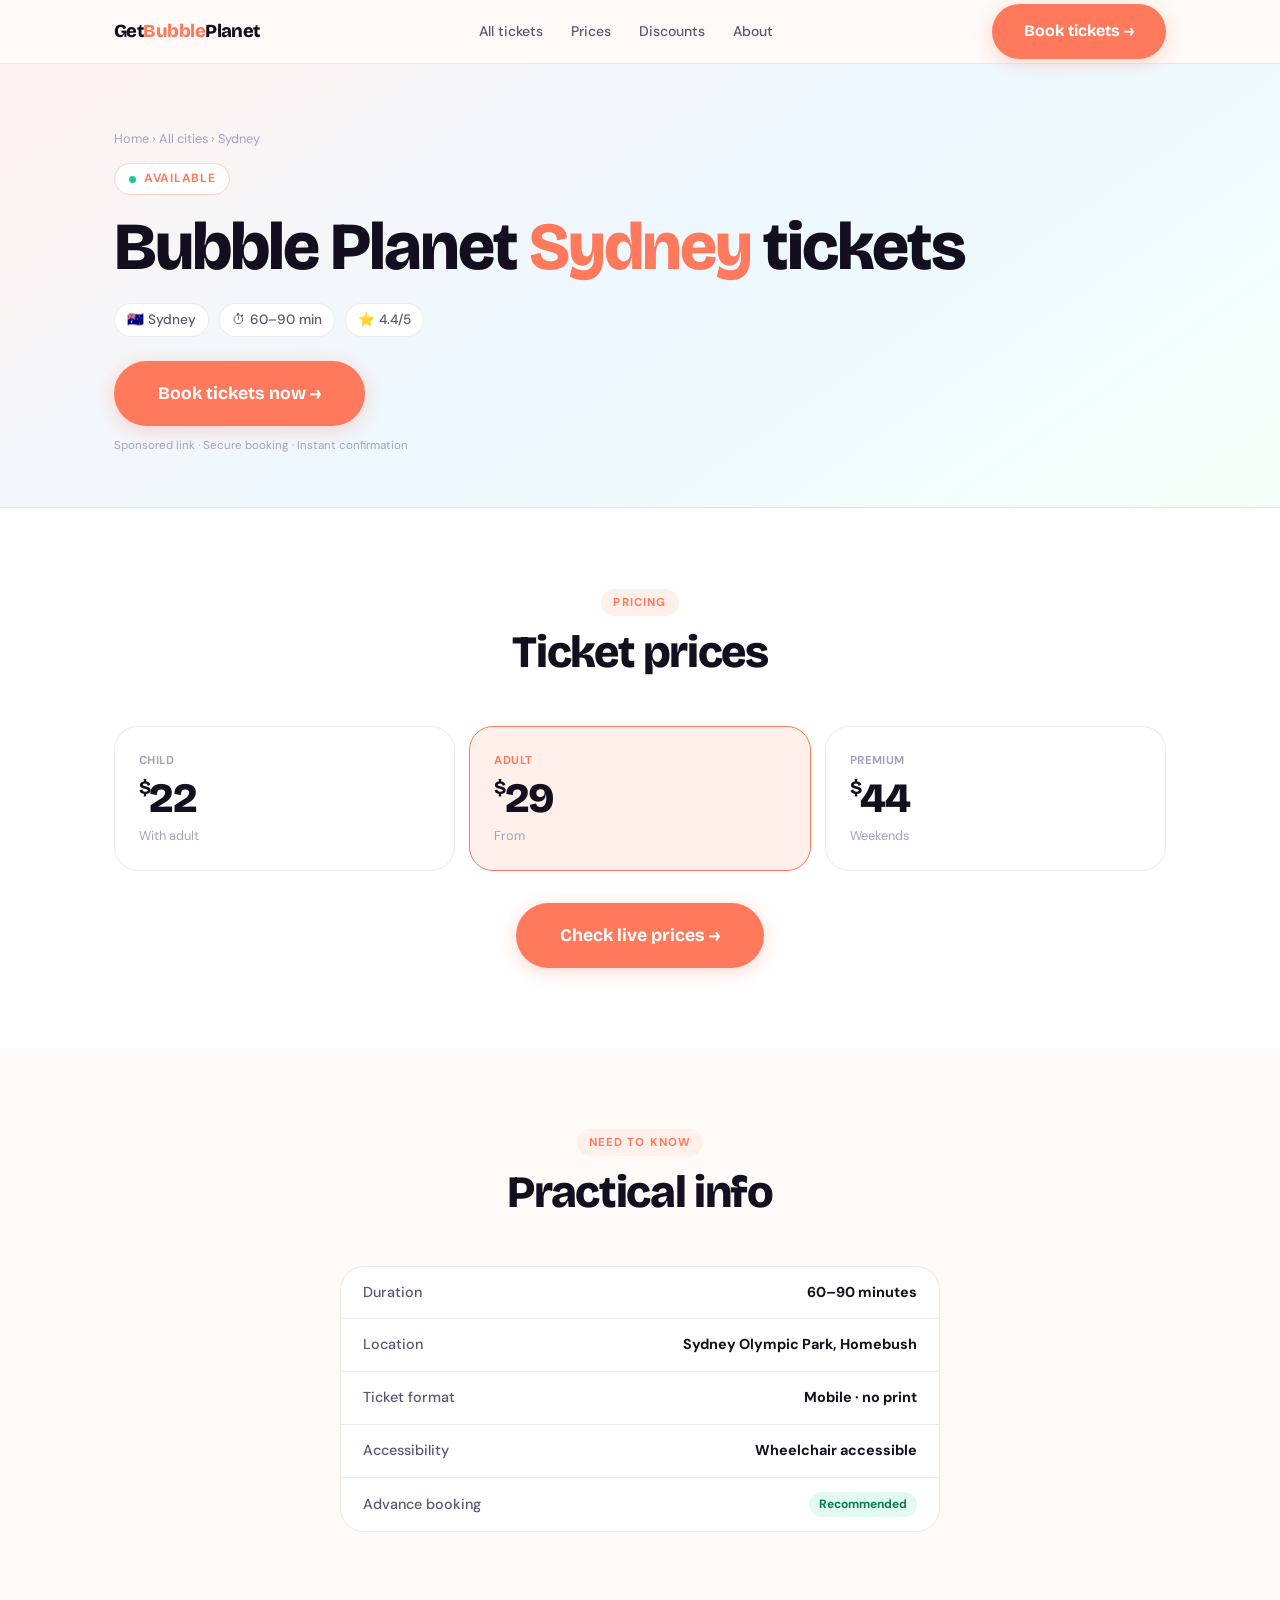
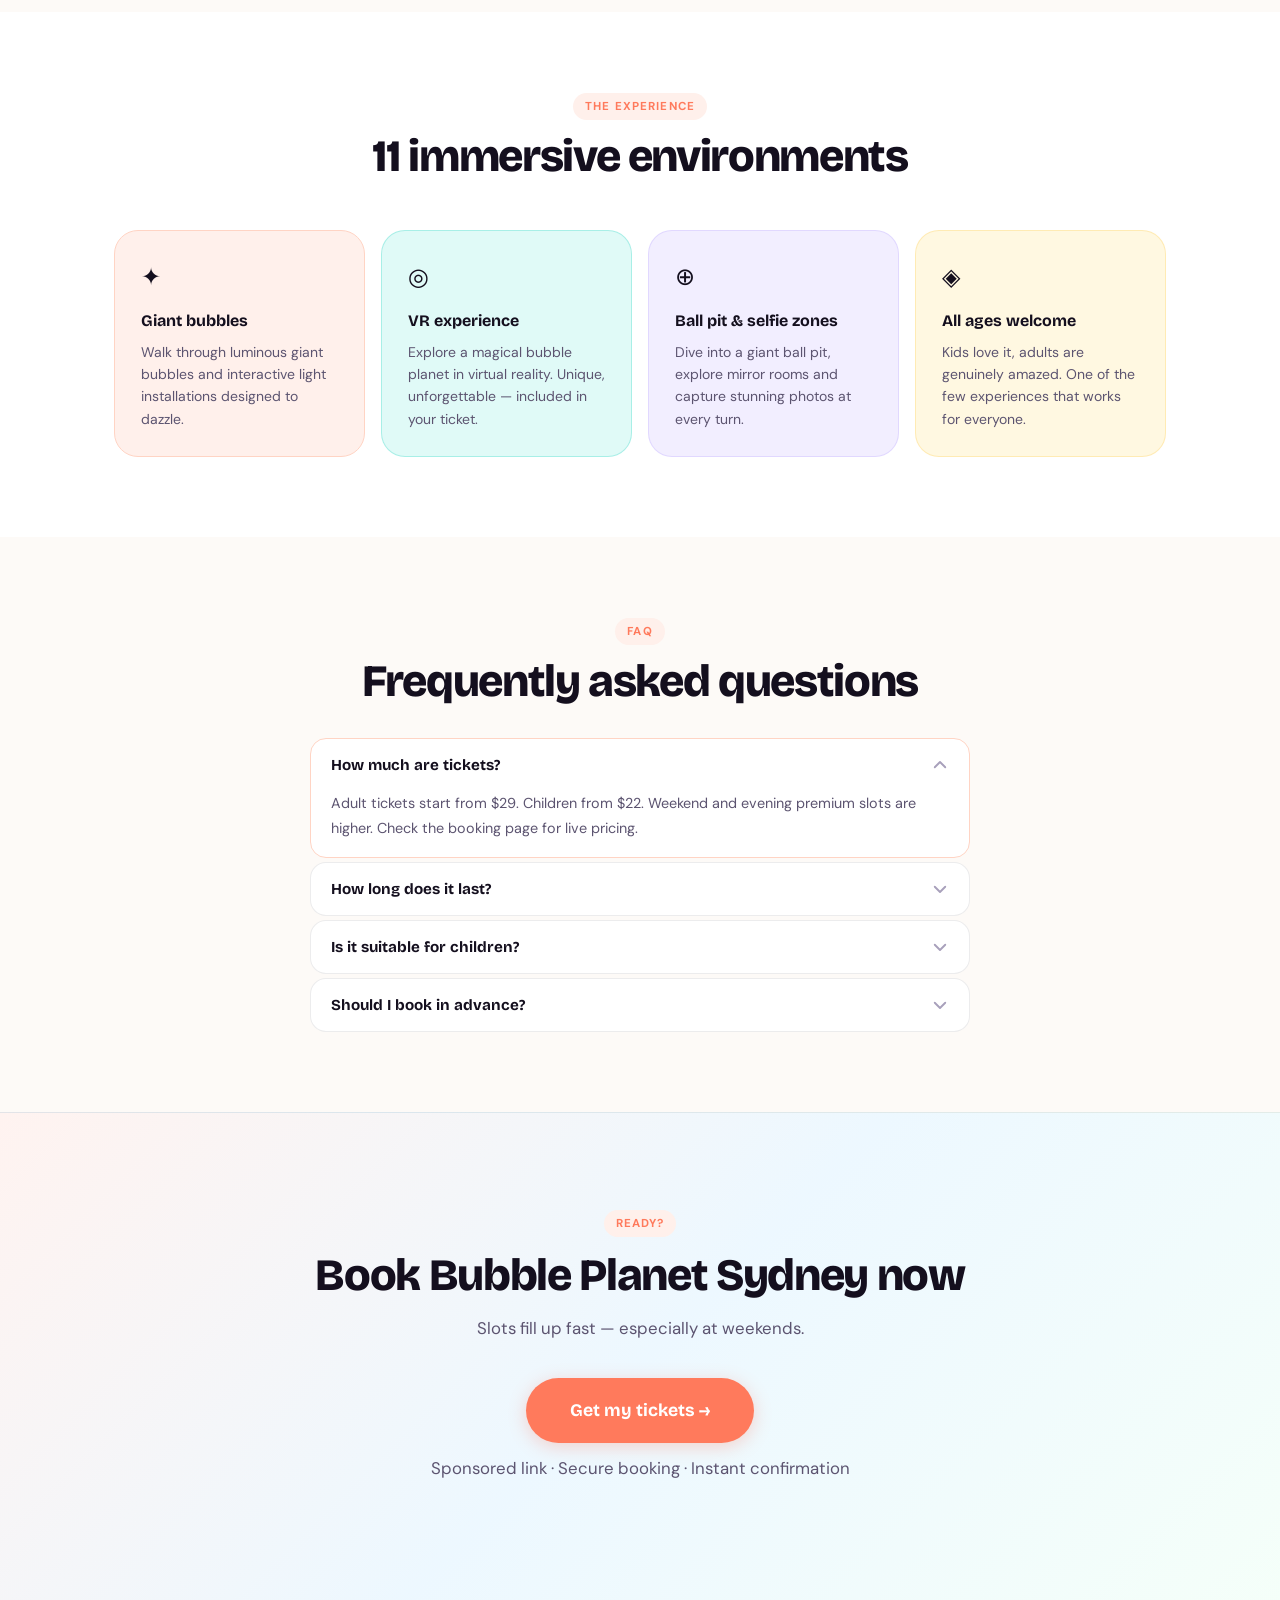
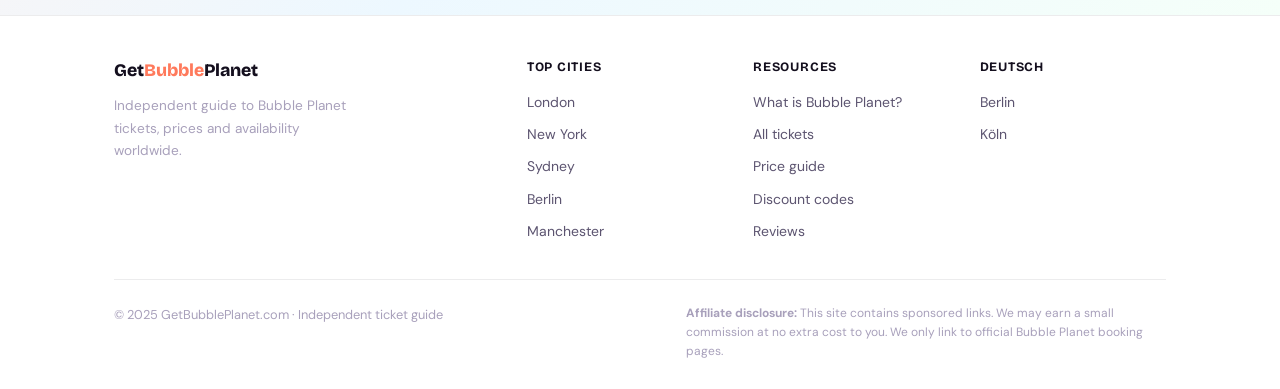
<file: pages/bubble-planet-sydney.html>
<!DOCTYPE html>
<html lang="en">
<head>
<meta charset="UTF-8">
<meta name="viewport" content="width=device-width,initial-scale=1">
<title>Bubble Planet Sydney Tickets – Prices & Booking 2025</title>
<meta name="description" content="Get Bubble Planet Sydney tickets from A$29. Check availability and book instantly at Olympic Park and more. Instant confirmation.">
<link rel="canonical" href="https://getbubbleplanet.com/pages/bubble-planet-sydney">
<link rel="stylesheet" href="../css/style.css">
<style>
.reveal{opacity:0;transform:translateY(24px);transition:opacity .55s ease,transform .55s ease}
.reveal.visible{opacity:1;transform:none}
</style>
<script type="application/ld+json">{"@context":"https://schema.org","@type":"Event","name":"Bubble Planet Sydney","location":{"@type":"Place","name":"Bubble Planet Sydney","address":{"@type":"PostalAddress","addressLocality":"Sydney","addressCountry":"AU"}},"offers":{"@type":"Offer","price":"29","priceCurrency":"AUD","availability":"https://schema.org/InStock","url":"https://getbubbleplanet.com/pages/bubble-planet-sydney#book"}}</script>
</head>
<body>
<nav class="nav">
  <div class="container nav__inner">
    <a href="../index.html" class="nav__logo">Get<span>Bubble</span>Planet</a>
    <div class="nav__links">
      <a href="../pages/bubble-planet-tickets.html">All tickets</a>
      <a href="../pages/bubble-planet-prices.html">Prices</a>
      <a href="../pages/bubble-planet-discount-code.html">Discounts</a>
      <a href="../pages/what-is-bubble-planet.html">About</a>
    </div>
    <a href="../pages/bubble-planet-tickets.html" class="btn btn--primary nav__cta">Book tickets →</a>
    <button class="nav__mobile-btn" aria-label="Menu"><span></span><span></span><span></span></button>
  </div>
</nav>

<section style="background:linear-gradient(145deg,#FFF3F0 0%,#EDF8FF 50%,#F5FFF9 100%);padding:64px 0 52px;border-bottom:1px solid var(--border)">
  <div class="container">
    <div style="font-size:.8rem;color:var(--ink3);margin-bottom:14px"><a href="/" style="color:var(--ink3)">Home</a> › <a href="/pages/bubble-planet-tickets.html" style="color:var(--ink3)">All cities</a> › Sydney</div>
    <div style="display:inline-flex;align-items:center;gap:8px;background:#fff;border:1.5px solid var(--peach-m);color:var(--peach);font-size:.75rem;font-weight:700;letter-spacing:.06em;text-transform:uppercase;padding:5px 14px;border-radius:100px;margin-bottom:16px"><span style="width:7px;height:7px;background:var(--green);border-radius:50%;display:inline-block"></span>Available</div>
    <h1>Bubble Planet <span style="color:var(--peach)">Sydney</span> tickets</h1>
    <div style="display:flex;gap:10px;flex-wrap:wrap;margin:18px 0 24px">
      <div style="display:flex;align-items:center;gap:6px;font-size:.85rem;font-weight:500;color:var(--ink2);background:#fff;border:1px solid var(--border);border-radius:100px;padding:5px 12px">🇦🇺 Sydney</div>
      <div style="display:flex;align-items:center;gap:6px;font-size:.85rem;font-weight:500;color:var(--ink2);background:#fff;border:1px solid var(--border);border-radius:100px;padding:5px 12px">⏱ 60–90 min</div>
      <div style="display:flex;align-items:center;gap:6px;font-size:.85rem;font-weight:500;color:var(--ink2);background:#fff;border:1px solid var(--border);border-radius:100px;padding:5px 12px">⭐ 4.4/5</div>
      
    </div>
    <a href="https://feverup.com/m/353784" rel="nofollow sponsored" class="btn btn--primary btn--lg" id="book">Book tickets now →</a>
    <p style="font-size:.72rem;color:var(--ink3);margin-top:10px">Sponsored link · Secure booking · Instant confirmation</p>
  </div>
</section>

<section class="section" style="background:#fff">
  <div class="container">
    <div class="reveal text-center mb-12"><div class="section-label">Pricing</div><h2>Ticket prices</h2></div>
    <div class="pricing-grid reveal mb-8">
      <div class="price-card"><div class="price-label">Child</div><div class="price-amount"><sup>$</sup>22</div><div class="price-note">With adult</div></div>
      <div class="price-card price-card--featured"><div class="price-label">Adult</div><div class="price-amount"><sup>$</sup>29</div><div class="price-note">From</div></div>
      <div class="price-card"><div class="price-label">Premium</div><div class="price-amount"><sup>$</sup>44</div><div class="price-note">Weekends</div></div>
    </div>
    <div class="text-center reveal"><a href="https://feverup.com/m/353784" rel="nofollow sponsored" class="btn btn--primary btn--lg">Check live prices →</a></div>
  </div>
</section>

<section class="section" style="background:var(--bg)">
  <div class="container">
    <div class="reveal text-center mb-12"><div class="section-label">Need to know</div><h2>Practical info</h2></div>
    <div style="max-width:600px;margin:0 auto" class="reveal">
      <div class="info-box">
        <div class="info-row"><span class="info-key">Duration</span><span class="info-val">60–90 minutes</span></div>
        <div class="info-row"><span class="info-key">Location</span><span class="info-val">Sydney Olympic Park, Homebush</span></div>
        <div class="info-row"><span class="info-key">Ticket format</span><span class="info-val">Mobile · no print</span></div>
        <div class="info-row"><span class="info-key">Accessibility</span><span class="info-val">Wheelchair accessible</span></div>
        <div class="info-row"><span class="info-key">Advance booking</span><span class="info-val"><span class="badge badge--green">Recommended</span></span></div>
      </div>
    </div>
  </div>
</section>

<section class="section" style="background:#fff">
  <div class="container">
    <div class="reveal text-center mb-12"><div class="section-label">The experience</div><h2>11 immersive environments</h2></div>
    <div class="feat-grid reveal">
      <div class="feat-card feat-card--peach"><div class="feat-icon">✦</div><div class="feat-title">Giant bubbles</div><div class="feat-desc">Walk through luminous giant bubbles and interactive light installations designed to dazzle.</div></div>
      <div class="feat-card feat-card--teal"><div class="feat-icon">◎</div><div class="feat-title">VR experience</div><div class="feat-desc">Explore a magical bubble planet in virtual reality. Unique, unforgettable — included in your ticket.</div></div>
      <div class="feat-card feat-card--lav"><div class="feat-icon">⊕</div><div class="feat-title">Ball pit & selfie zones</div><div class="feat-desc">Dive into a giant ball pit, explore mirror rooms and capture stunning photos at every turn.</div></div>
      <div class="feat-card feat-card--yel"><div class="feat-icon">◈</div><div class="feat-title">All ages welcome</div><div class="feat-desc">Kids love it, adults are genuinely amazed. One of the few experiences that works for everyone.</div></div>
    </div>
  </div>
</section>

<section class="section" style="background:var(--bg)">
  <div class="container">
    <div class="reveal text-center mb-8"><div class="section-label">FAQ</div><h2>Frequently asked questions</h2></div>
    <div style="max-width:660px;margin:0 auto" class="reveal">
      <div class="faq-list">
        <div class="faq-item"><button class="faq-q">How much are tickets?<svg class="faq-chev" fill="none" viewBox="0 0 24 24" stroke="currentColor" stroke-width="2.5"><path stroke-linecap="round" stroke-linejoin="round" d="M19 9l-7 7-7-7"/></svg></button><div class="faq-a">Adult tickets start from $29. Children from $22. Weekend and evening premium slots are higher. Check the booking page for live pricing.</div></div>
        <div class="faq-item"><button class="faq-q">How long does it last?<svg class="faq-chev" fill="none" viewBox="0 0 24 24" stroke="currentColor" stroke-width="2.5"><path stroke-linecap="round" stroke-linejoin="round" d="M19 9l-7 7-7-7"/></svg></button><div class="faq-a">Approximately 60–90 minutes. You explore at your own pace across 11 environments within your booked time slot.</div></div>
        <div class="faq-item"><button class="faq-q">Is it suitable for children?<svg class="faq-chev" fill="none" viewBox="0 0 24 24" stroke="currentColor" stroke-width="2.5"><path stroke-linecap="round" stroke-linejoin="round" d="M19 9l-7 7-7-7"/></svg></button><div class="faq-a">Yes, fully suitable for children aged 3 and above with an adult. Children under 2 may be free. Fully family-friendly.</div></div>
        <div class="faq-item"><button class="faq-q">Should I book in advance?<svg class="faq-chev" fill="none" viewBox="0 0 24 24" stroke="currentColor" stroke-width="2.5"><path stroke-linecap="round" stroke-linejoin="round" d="M19 9l-7 7-7-7"/></svg></button><div class="faq-a">Yes — strongly recommended. Bubble Planet sells out fast on weekends and school holidays. Online booking secures your slot.</div></div>
        
      </div>
    </div>
  </div>
</section>

<section class="bottom-cta">
  <div class="container reveal">
    <div class="section-label" style="margin-bottom:14px">Ready?</div>
    <h2>Book Bubble Planet Sydney now</h2>
    <p>Slots fill up fast — especially at weekends.</p>
    <a href="https://feverup.com/m/353784" rel="nofollow sponsored" class="btn btn--primary btn--lg">Get my tickets →</a>
    <p class="aff-note" style="margin-top:12px">Sponsored link · Secure booking · Instant confirmation</p>
  </div>
</section>

<footer class="footer">
  <div class="container">
    <div class="footer__grid">
      <div><div class="footer__brand-name">Get<span>Bubble</span>Planet</div><p class="footer__desc">Independent guide to Bubble Planet tickets, prices and availability worldwide.</p></div>
      <div><div class="footer__col-title">Top cities</div><div class="footer__links"><a href="../pages/bubble-planet-london.html">London</a><a href="../pages/bubble-planet-new-york.html">New York</a><a href="../pages/bubble-planet-sydney.html">Sydney</a><a href="../pages/bubble-planet-berlin.html">Berlin</a><a href="../pages/bubble-planet-manchester.html">Manchester</a></div></div>
      <div><div class="footer__col-title">Resources</div><div class="footer__links"><a href="../pages/what-is-bubble-planet.html">What is Bubble Planet?</a><a href="../pages/bubble-planet-tickets.html">All tickets</a><a href="../pages/bubble-planet-prices.html">Price guide</a><a href="../pages/bubble-planet-discount-code.html">Discount codes</a><a href="../pages/bubble-planet-reviews.html">Reviews</a></div></div>
      <div><div class="footer__col-title">Deutsch</div><div class="footer__links"><a href="../pages/bubble-planet-berlin.html">Berlin</a><a href="#">Köln</a></div></div>
    </div>
    <div class="footer__bottom">
      <div class="footer__copy">© 2025 GetBubblePlanet.com · Independent ticket guide</div>
      <div class="footer__disclosure"><strong>Affiliate disclosure:</strong> This site contains sponsored links. We may earn a small commission at no extra cost to you. We only link to official Bubble Planet booking pages.</div>
    </div>
  </div>
</footer>
<script src="../js/main.js"></script>
</body>
</html>
</file>
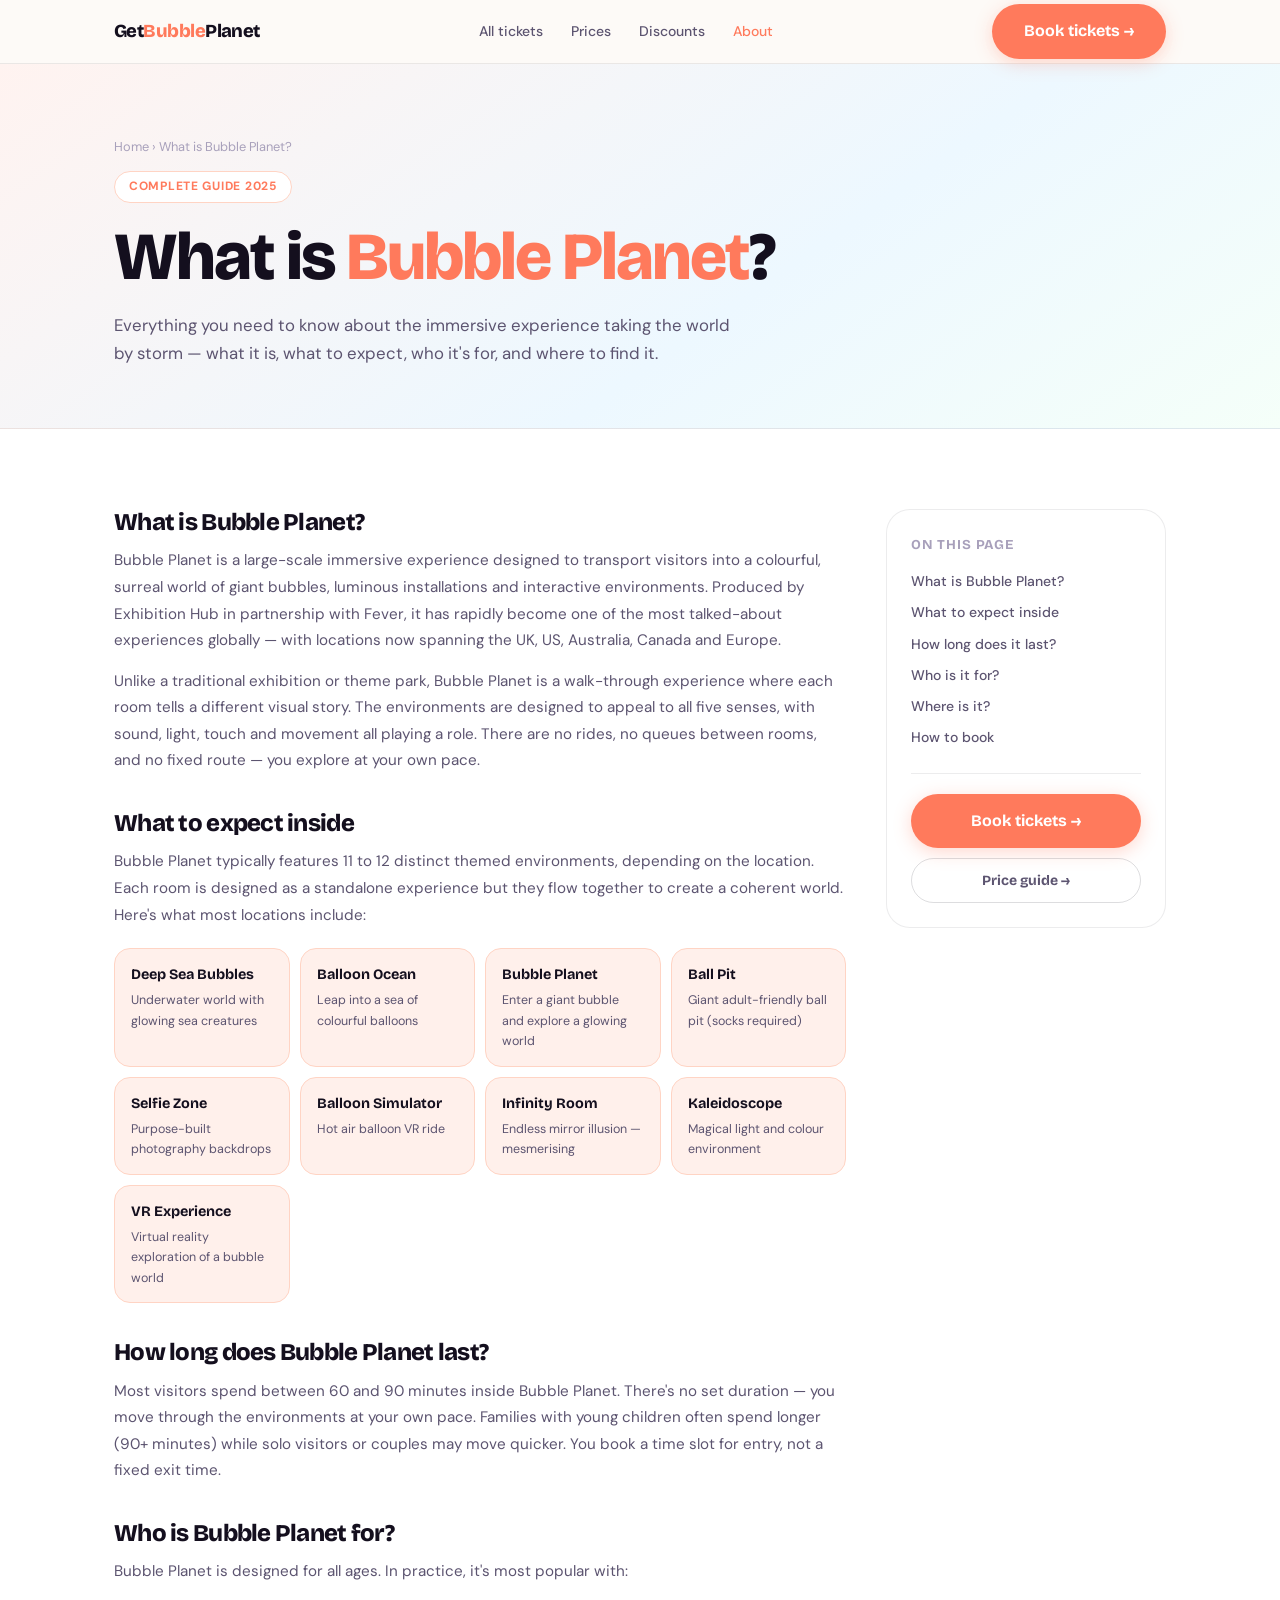
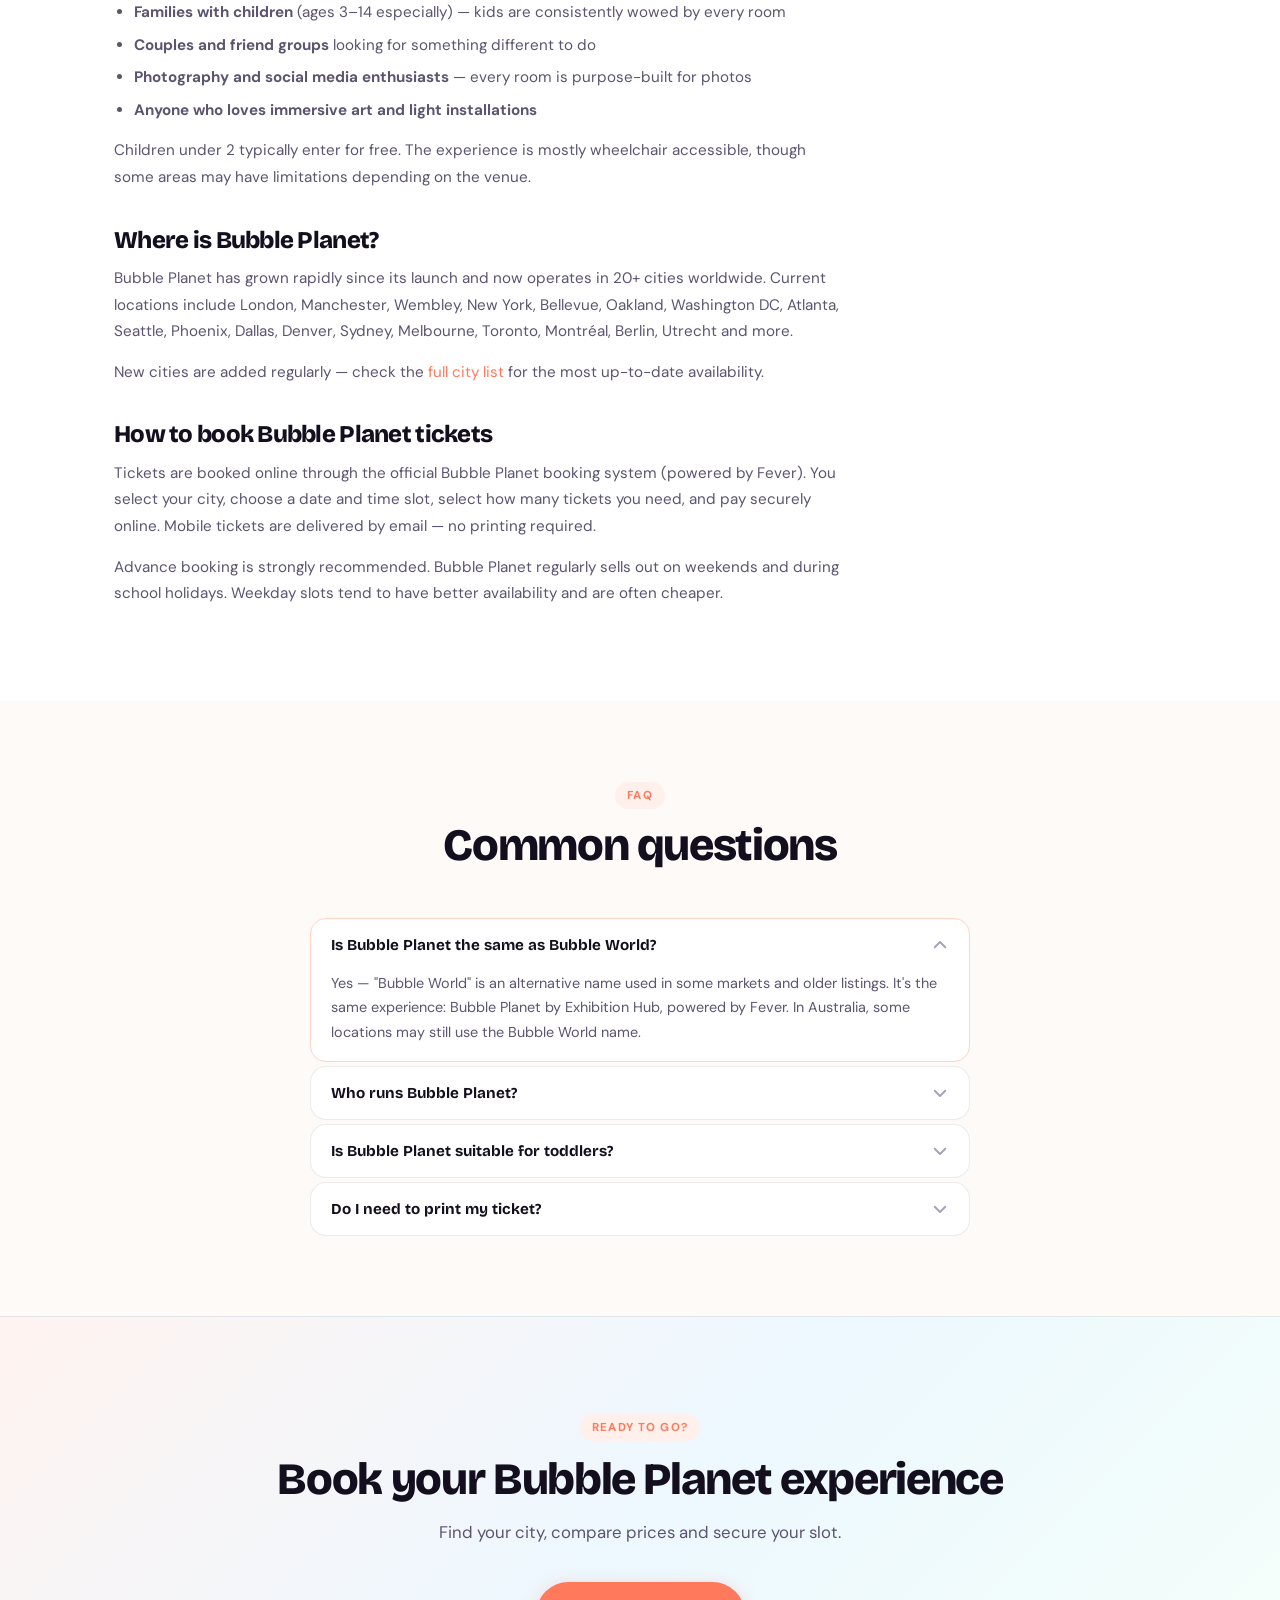
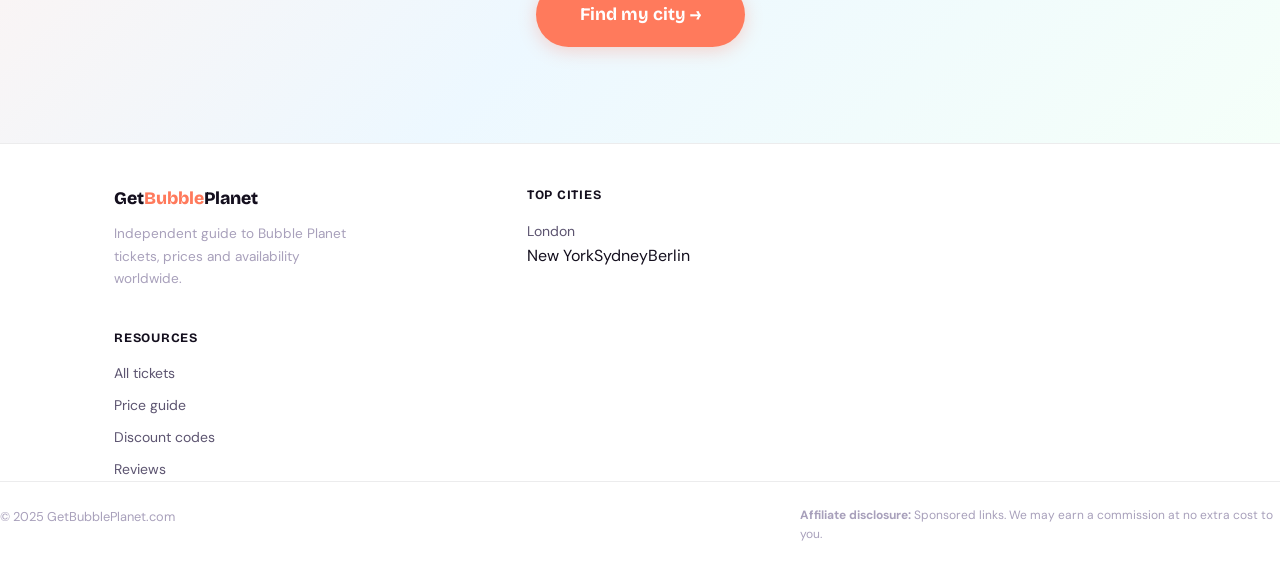
<file: pages/what-is-bubble-planet.html>
<!DOCTYPE html>
<html lang="en">
<head>
<meta charset="UTF-8">
<meta name="viewport" content="width=device-width,initial-scale=1">
<title>What is Bubble Planet? – The Complete Guide 2025</title>
<meta name="description" content="What is Bubble Planet? Everything you need to know about the immersive experience: what to expect, how long it lasts, who it's for, and where to find it.">
<link rel="canonical" href="https://getbubbleplanet.com/pages/what-is-bubble-planet">
<link rel="stylesheet" href="../css/style.css">
<style>
.reveal{opacity:0;transform:translateY(24px);transition:opacity .55s ease,transform .55s ease}
.reveal.visible{opacity:1;transform:none}
.guide-grid{display:grid;grid-template-columns:1fr 280px;gap:40px;align-items:start}
.guide-body h2{font-size:1.5rem;margin:36px 0 12px;color:var(--ink)}
.guide-body h2:first-child{margin-top:0}
.guide-body p{font-size:.95rem;color:var(--ink2);line-height:1.75;margin-bottom:14px;max-width:100%}
.guide-body ul{padding-left:20px;margin-bottom:14px}
.guide-body li{font-size:.95rem;color:var(--ink2);line-height:1.75;margin-bottom:6px}
.toc{background:#fff;border:1.5px solid var(--border);border-radius:var(--r-lg);padding:24px;position:sticky;top:80px}
.toc-title{font-family:var(--ff-head);font-size:.85rem;font-weight:700;text-transform:uppercase;letter-spacing:.06em;color:var(--ink3);margin-bottom:14px}
.toc-list{display:flex;flex-direction:column;gap:8px}
.toc-list a{font-size:.875rem;color:var(--ink2);font-weight:500;transition:color .15s;text-decoration:none}
.toc-list a:hover{color:var(--peach)}
.env-grid{display:grid;grid-template-columns:repeat(auto-fill,minmax(160px,1fr));gap:10px;margin:20px 0}
.env-item{background:var(--peach-l);border:1.5px solid var(--peach-m);border-radius:var(--r);padding:14px 16px}
.env-name{font-family:var(--ff-head);font-size:.9rem;font-weight:700;color:var(--ink);margin-bottom:3px}
.env-desc{font-size:.78rem;color:var(--ink2)}
@media(max-width:768px){.guide-grid{grid-template-columns:1fr}.toc{display:none}}
</style>
<script type="application/ld+json">
{"@context":"https://schema.org","@type":"Article","headline":"What is Bubble Planet? The Complete Guide","description":"Everything you need to know about the Bubble Planet immersive experience: what it is, what to expect, who it's for and where to find it.","author":{"@type":"Organization","name":"GetBubblePlanet"},"publisher":{"@type":"Organization","name":"GetBubblePlanet"}}
</script>
</head>
<body>
<nav class="nav">
  <div class="container nav__inner">
    <a href="/" class="nav__logo">Get<span>Bubble</span>Planet</a>
    <div class="nav__links">
      <a href="/pages/bubble-planet-tickets.html">All tickets</a>
      <a href="/pages/bubble-planet-prices.html">Prices</a>
      <a href="/pages/bubble-planet-discount-code.html">Discounts</a>
      <a href="/pages/what-is-bubble-planet.html" style="color:var(--peach)">About</a>
    </div>
    <a href="/pages/bubble-planet-tickets.html" class="btn btn--primary nav__cta">Book tickets →</a>
    <button class="nav__mobile-btn" aria-label="Menu"><span></span><span></span><span></span></button>
  </div>
</nav>

<section style="background:linear-gradient(145deg,#FFF3F0 0%,#EDF8FF 60%,#F5FFF9 100%);padding:72px 0 60px;border-bottom:1px solid var(--border)">
  <div class="container">
    <div style="font-size:.8rem;color:var(--ink3);margin-bottom:14px"><a href="/" style="color:var(--ink3)">Home</a> › What is Bubble Planet?</div>
    <div style="display:inline-flex;align-items:center;gap:8px;background:#fff;border:1.5px solid var(--peach-m);color:var(--peach);font-size:.75rem;font-weight:700;letter-spacing:.06em;text-transform:uppercase;padding:5px 14px;border-radius:100px;margin-bottom:18px">Complete guide 2025</div>
    <h1>What is <span style="color:var(--peach)">Bubble Planet</span>?</h1>
    <p style="color:var(--ink2);font-size:1.05rem;max-width:52ch;margin-top:16px;line-height:1.7">Everything you need to know about the immersive experience taking the world by storm — what it is, what to expect, who it's for, and where to find it.</p>
  </div>
</section>

<section class="section" style="background:#fff">
  <div class="container guide-grid reveal">
    <div class="guide-body">

      <h2 id="what">What is Bubble Planet?</h2>
      <p>Bubble Planet is a large-scale immersive experience designed to transport visitors into a colourful, surreal world of giant bubbles, luminous installations and interactive environments. Produced by Exhibition Hub in partnership with Fever, it has rapidly become one of the most talked-about experiences globally — with locations now spanning the UK, US, Australia, Canada and Europe.</p>
      <p>Unlike a traditional exhibition or theme park, Bubble Planet is a walk-through experience where each room tells a different visual story. The environments are designed to appeal to all five senses, with sound, light, touch and movement all playing a role. There are no rides, no queues between rooms, and no fixed route — you explore at your own pace.</p>

      <h2 id="expect">What to expect inside</h2>
      <p>Bubble Planet typically features 11 to 12 distinct themed environments, depending on the location. Each room is designed as a standalone experience but they flow together to create a coherent world. Here's what most locations include:</p>
      <div class="env-grid">
        <div class="env-item"><div class="env-name">Deep Sea Bubbles</div><div class="env-desc">Underwater world with glowing sea creatures</div></div>
        <div class="env-item"><div class="env-name">Balloon Ocean</div><div class="env-desc">Leap into a sea of colourful balloons</div></div>
        <div class="env-item"><div class="env-name">Bubble Planet</div><div class="env-desc">Enter a giant bubble and explore a glowing world</div></div>
        <div class="env-item"><div class="env-name">Ball Pit</div><div class="env-desc">Giant adult-friendly ball pit (socks required)</div></div>
        <div class="env-item"><div class="env-name">Selfie Zone</div><div class="env-desc">Purpose-built photography backdrops</div></div>
        <div class="env-item"><div class="env-name">Balloon Simulator</div><div class="env-desc">Hot air balloon VR ride</div></div>
        <div class="env-item"><div class="env-name">Infinity Room</div><div class="env-desc">Endless mirror illusion — mesmerising</div></div>
        <div class="env-item"><div class="env-name">Kaleidoscope</div><div class="env-desc">Magical light and colour environment</div></div>
        <div class="env-item"><div class="env-name">VR Experience</div><div class="env-desc">Virtual reality exploration of a bubble world</div></div>
      </div>

      <h2 id="duration">How long does Bubble Planet last?</h2>
      <p>Most visitors spend between 60 and 90 minutes inside Bubble Planet. There's no set duration — you move through the environments at your own pace. Families with young children often spend longer (90+ minutes) while solo visitors or couples may move quicker. You book a time slot for entry, not a fixed exit time.</p>

      <h2 id="who">Who is Bubble Planet for?</h2>
      <p>Bubble Planet is designed for all ages. In practice, it's most popular with:</p>
      <ul>
        <li><strong>Families with children</strong> (ages 3–14 especially) — kids are consistently wowed by every room</li>
        <li><strong>Couples and friend groups</strong> looking for something different to do</li>
        <li><strong>Photography and social media enthusiasts</strong> — every room is purpose-built for photos</li>
        <li><strong>Anyone who loves immersive art and light installations</strong></li>
      </ul>
      <p>Children under 2 typically enter for free. The experience is mostly wheelchair accessible, though some areas may have limitations depending on the venue.</p>

      <h2 id="where">Where is Bubble Planet?</h2>
      <p>Bubble Planet has grown rapidly since its launch and now operates in 20+ cities worldwide. Current locations include London, Manchester, Wembley, New York, Bellevue, Oakland, Washington DC, Atlanta, Seattle, Phoenix, Dallas, Denver, Sydney, Melbourne, Toronto, Montréal, Berlin, Utrecht and more.</p>
      <p>New cities are added regularly — check the <a href="/pages/bubble-planet-tickets.html" style="color:var(--peach)">full city list</a> for the most up-to-date availability.</p>

      <h2 id="book">How to book Bubble Planet tickets</h2>
      <p>Tickets are booked online through the official Bubble Planet booking system (powered by Fever). You select your city, choose a date and time slot, select how many tickets you need, and pay securely online. Mobile tickets are delivered by email — no printing required.</p>
      <p>Advance booking is strongly recommended. Bubble Planet regularly sells out on weekends and during school holidays. Weekday slots tend to have better availability and are often cheaper.</p>

    </div>

    <div>
      <div class="toc">
        <div class="toc-title">On this page</div>
        <div class="toc-list">
          <a href="#what">What is Bubble Planet?</a>
          <a href="#expect">What to expect inside</a>
          <a href="#duration">How long does it last?</a>
          <a href="#who">Who is it for?</a>
          <a href="#where">Where is it?</a>
          <a href="#book">How to book</a>
        </div>
        <div style="margin-top:24px;padding-top:20px;border-top:1px solid var(--border)">
          <a href="/pages/bubble-planet-tickets.html" class="btn btn--primary btn--full" style="margin-bottom:10px">Book tickets →</a>
          <a href="/pages/bubble-planet-prices.html" class="btn btn--ghost btn--full">Price guide →</a>
        </div>
      </div>
    </div>
  </div>
</section>

<section class="section" style="background:var(--bg)">
  <div class="container">
    <div class="reveal text-center mb-12"><div class="section-label">FAQ</div><h2>Common questions</h2></div>
    <div style="max-width:660px;margin:0 auto" class="reveal">
      <div class="faq-list">
        <div class="faq-item"><button class="faq-q">Is Bubble Planet the same as Bubble World?<svg class="faq-chev" fill="none" viewBox="0 0 24 24" stroke="currentColor" stroke-width="2.5"><path stroke-linecap="round" stroke-linejoin="round" d="M19 9l-7 7-7-7"/></svg></button><div class="faq-a">Yes — "Bubble World" is an alternative name used in some markets and older listings. It's the same experience: Bubble Planet by Exhibition Hub, powered by Fever. In Australia, some locations may still use the Bubble World name.</div></div>
        <div class="faq-item"><button class="faq-q">Who runs Bubble Planet?<svg class="faq-chev" fill="none" viewBox="0 0 24 24" stroke="currentColor" stroke-width="2.5"><path stroke-linecap="round" stroke-linejoin="round" d="M19 9l-7 7-7-7"/></svg></button><div class="faq-a">Bubble Planet is produced by Exhibition Hub and distributed globally in association with Fever, one of the world's largest event discovery platforms. Tickets are booked through Fever's infrastructure.</div></div>
        <div class="faq-item"><button class="faq-q">Is Bubble Planet suitable for toddlers?<svg class="faq-chev" fill="none" viewBox="0 0 24 24" stroke="currentColor" stroke-width="2.5"><path stroke-linecap="round" stroke-linejoin="round" d="M19 9l-7 7-7-7"/></svg></button><div class="faq-a">Yes — toddlers aged 2 and above can attend. Children under 2 typically enter for free. The experience is colourful and engaging enough for very young children, though some elements (like the VR) may have minimum age requirements.</div></div>
        <div class="faq-item"><button class="faq-q">Do I need to print my ticket?<svg class="faq-chev" fill="none" viewBox="0 0 24 24" stroke="currentColor" stroke-width="2.5"><path stroke-linecap="round" stroke-linejoin="round" d="M19 9l-7 7-7-7"/></svg></button><div class="faq-a">No — Bubble Planet uses mobile tickets delivered by email. Just show your ticket on your phone screen at the entrance. No printing required.</div></div>
      </div>
    </div>
  </div>
</section>

<section class="bottom-cta">
  <div class="container reveal">
    <div class="section-label" style="margin-bottom:14px">Ready to go?</div>
    <h2>Book your Bubble Planet experience</h2>
    <p>Find your city, compare prices and secure your slot.</p>
    <a href="/pages/bubble-planet-tickets.html" class="btn btn--primary btn--lg">Find my city →</a>
  </div>
</section>

<footer class="footer">
  <div class="container">
    <div class="footer__grid">
      <div><div class="footer__brand-name">Get<span>Bubble</span>Planet</div><p class="footer__desc">Independent guide to Bubble Planet tickets, prices and availability worldwide.</p></div>
      <div><div class="footer__col-title">Top cities</div><div class="footer__links"><a href="/pages/bubble-planet-london.html">London</div><a href="/pages/bubble-planet-new-york.html">New York</a><a href="/pages/bubble-planet-sydney.html">Sydney</a><a href="/pages/bubble-planet-berlin.html">Berlin</a></div></div>
      <div><div class="footer__col-title">Resources</div><div class="footer__links"><a href="/pages/bubble-planet-tickets.html">All tickets</a><a href="/pages/bubble-planet-prices.html">Price guide</a><a href="/pages/bubble-planet-discount-code.html">Discount codes</a><a href="/pages/bubble-planet-reviews.html">Reviews</a></div></div>
      <div></div>
    </div>
    <div class="footer__bottom">
      <div class="footer__copy">© 2025 GetBubblePlanet.com</div>
      <div class="footer__disclosure"><strong>Affiliate disclosure:</strong> Sponsored links. We may earn a commission at no extra cost to you.</div>
    </div>
  </div>
</footer>
<script src="../js/main.js"></script>
</body>
</html>
</file>
<file: css/style.css>
@import url('https://fonts.googleapis.com/css2?family=Bricolage+Grotesque:opsz,wght@12..96,400;12..96,500;12..96,700;12..96,800&family=DM+Sans:ital,wght@0,300;0,400;0,500;1,300&display=swap');

/* ─── RESET & ROOT ─── */
*,*::before,*::after{box-sizing:border-box;margin:0;padding:0}
:root{
  --peach:#FF7A5C;
  --peach-d:#E55A3C;
  --peach-l:#FFF0EB;
  --peach-m:#FFD4C4;
  --teal:#00C9B8;
  --teal-l:#E0FAF7;
  --lav:#B8A5FF;
  --lav-l:#F2EEFF;
  --yel:#FFD060;
  --yel-l:#FFF8E1;
  --pink:#FF6FAC;
  --green:#1EC98C;
  --green-l:#E3FAF3;
  --bg:#FDFAF7;
  --bg2:#FFFFFF;
  --ink:#140F1E;
  --ink2:#5C5470;
  --ink3:#A8A0BB;
  --border:rgba(20,15,30,.08);
  --border-m:rgba(20,15,30,.14);
  --r:16px;--r-sm:10px;--r-lg:24px;--r-xl:32px;
  --ff-head:'Bricolage Grotesque',system-ui,sans-serif;
  --ff-body:'DM Sans',system-ui,sans-serif;
  --shadow:0 2px 16px rgba(20,15,30,.06);
  --shadow-lg:0 8px 40px rgba(20,15,30,.10);
}
html{scroll-behavior:smooth;font-size:16px}
body{font-family:var(--ff-body);background:var(--bg);color:var(--ink);line-height:1.65;-webkit-font-smoothing:antialiased}
img{max-width:100%;display:block}
a{color:inherit;text-decoration:none}

/* ─── TYPOGRAPHY ─── */
h1,h2,h3,h4{font-family:var(--ff-head);line-height:1.1;font-weight:800;letter-spacing:-0.03em}
h1{font-size:clamp(2.4rem,5.5vw,4.2rem)}
h2{font-size:clamp(1.8rem,3.5vw,2.8rem)}
h3{font-size:clamp(1.2rem,2vw,1.6rem)}
p{max-width:60ch}

/* ─── LAYOUT ─── */
.container{max-width:1100px;margin:0 auto;padding:0 24px}
.section{padding:80px 0}
.section--sm{padding:48px 0}

/* ─── NAV ─── */
.nav{
  position:sticky;top:0;z-index:200;
  background:rgba(253,250,247,.92);
  backdrop-filter:blur(16px);-webkit-backdrop-filter:blur(16px);
  border-bottom:1px solid var(--border);
  height:64px;display:flex;align-items:center;
}
.nav__inner{display:flex;align-items:center;justify-content:space-between;width:100%}
.nav__logo{font-family:var(--ff-head);font-weight:800;font-size:1.15rem;letter-spacing:-.03em;color:var(--ink)}
.nav__logo span{color:var(--peach)}
.nav__links{display:flex;align-items:center;gap:28px}
.nav__links a{font-size:.875rem;font-weight:500;color:var(--ink2);transition:color .15s}
.nav__links a:hover{color:var(--peach)}
.nav__cta{
  background:var(--peach);color:#fff;
  font-family:var(--ff-head);font-weight:700;font-size:.9rem;
  padding:9px 22px;border-radius:100px;
  transition:transform .15s,box-shadow .15s;
  box-shadow:0 3px 12px rgba(255,122,92,.35);
}
.nav__cta:hover{transform:translateY(-1px);box-shadow:0 6px 20px rgba(255,122,92,.4)}
.nav__mobile-btn{display:none;background:none;border:none;cursor:pointer;padding:4px}
.nav__mobile-btn span{display:block;width:22px;height:2px;background:var(--ink);margin:4px 0;border-radius:2px;transition:all .2s}
.nav__mobile-btn.open span:nth-child(1){transform:rotate(45deg) translate(4px,4px)}
.nav__mobile-btn.open span:nth-child(2){opacity:0}
.nav__mobile-btn.open span:nth-child(3){transform:rotate(-45deg) translate(4px,-4px)}

/* ─── HERO ─── */
.hero{
  padding:96px 0 80px;
  background:linear-gradient(145deg,#FFF5F2 0%,#EDF8FF 35%,#F0FFF9 65%,#FFFDE8 100%);
  position:relative;overflow:hidden;
}
.hero::before{
  content:'';position:absolute;inset:0;
  background:
    radial-gradient(ellipse 60% 50% at 10% 30%,rgba(255,122,92,.12) 0%,transparent 60%),
    radial-gradient(ellipse 50% 60% at 90% 60%,rgba(0,201,184,.12) 0%,transparent 60%),
    radial-gradient(ellipse 40% 40% at 50% 90%,rgba(184,165,255,.10) 0%,transparent 60%);
  pointer-events:none;
}
.hero__inner{position:relative;display:grid;grid-template-columns:1fr 1fr;gap:48px;align-items:center}
.hero__badge{
  display:inline-flex;align-items:center;gap:8px;
  background:#fff;border:1.5px solid var(--peach-m);
  color:var(--peach);font-size:.75rem;font-weight:700;letter-spacing:.06em;text-transform:uppercase;
  padding:5px 14px;border-radius:100px;margin-bottom:22px;
}
.hero__badge::before{content:'';width:7px;height:7px;background:var(--green);border-radius:50%;animation:blink 2s infinite}
@keyframes blink{0%,100%{opacity:1;transform:scale(1)}50%{opacity:.4;transform:scale(.7)}}
.hero h1{margin-bottom:18px;color:var(--ink)}
.hero h1 em{color:var(--peach);font-style:normal}
.hero__sub{font-size:1.1rem;color:var(--ink2);margin-bottom:36px;max-width:48ch;line-height:1.7}
.hero__actions{display:flex;flex-wrap:wrap;gap:12px;align-items:center}
.hero__note{font-size:.75rem;color:var(--ink3);margin-top:10px}
.hero__visual{position:relative;display:flex;justify-content:center;align-items:center}
.bubble-cluster{position:relative;width:360px;height:360px}
.bub{position:absolute;border-radius:50%;animation:float ease-in-out infinite}
@keyframes float{0%,100%{transform:translateY(0) scale(1)}50%{transform:translateY(-14px) scale(1.03)}}
.bub-1{width:200px;height:200px;background:radial-gradient(circle at 35% 35%,rgba(255,208,192,.9),rgba(255,122,92,.4));top:50px;left:80px;animation-duration:4s;animation-delay:0s}
.bub-2{width:130px;height:130px;background:radial-gradient(circle at 35% 35%,rgba(184,165,255,.8),rgba(0,201,184,.3));top:20px;right:40px;animation-duration:5.5s;animation-delay:.8s}
.bub-3{width:100px;height:100px;background:radial-gradient(circle at 35% 35%,rgba(255,240,135,.9),rgba(255,208,96,.5));bottom:60px;left:40px;animation-duration:3.8s;animation-delay:.4s}
.bub-4{width:80px;height:80px;background:radial-gradient(circle at 35% 35%,rgba(209,255,248,.9),rgba(0,201,184,.5));bottom:80px;right:60px;animation-duration:4.8s;animation-delay:1.2s}
.bub-5{width:55px;height:55px;background:radial-gradient(circle at 35% 35%,rgba(255,150,180,.8),rgba(255,111,172,.4));top:160px;right:20px;animation-duration:3.2s;animation-delay:.2s}
.bub-ring{position:absolute;width:240px;height:240px;border:2px dashed rgba(255,122,92,.2);border-radius:50%;top:60px;left:60px;animation:spin 20s linear infinite}
@keyframes spin{to{transform:rotate(360deg)}}

/* ─── TRUST BAR ─── */
.trust-bar{background:#fff;border-top:1px solid var(--border);border-bottom:1px solid var(--border);padding:16px 0}
.trust-bar__inner{display:flex;justify-content:center;gap:40px;flex-wrap:wrap}
.trust-item{display:flex;align-items:center;gap:8px;font-size:.85rem;font-weight:500;color:var(--ink2)}
.trust-icon{width:28px;height:28px;border-radius:8px;display:flex;align-items:center;justify-content:center;font-size:.9rem}

/* ─── BUTTONS ─── */
.btn{display:inline-flex;align-items:center;justify-content:center;gap:8px;font-family:var(--ff-head);font-weight:700;border-radius:100px;transition:all .18s;cursor:pointer;border:none;text-decoration:none;white-space:nowrap}
.btn--primary{background:var(--peach);color:#fff;padding:14px 32px;font-size:1rem;box-shadow:0 4px 18px rgba(255,122,92,.3)}
.btn--primary:hover{transform:translateY(-2px);box-shadow:0 8px 28px rgba(255,122,92,.4)}
.btn--primary:active{transform:scale(.98)}
.btn--outline{background:transparent;color:var(--peach);border:2px solid var(--peach);padding:12px 28px;font-size:.95rem}
.btn--outline:hover{background:var(--peach-l)}
.btn--ghost{background:transparent;color:var(--ink2);border:1.5px solid var(--border-m);padding:10px 20px;font-size:.875rem}
.btn--ghost:hover{background:var(--bg);color:var(--ink)}
.btn--lg{padding:18px 44px;font-size:1.1rem}
.btn--full{width:100%}

/* ─── SECTION LABEL ─── */
.section-label{display:inline-block;font-size:.72rem;font-weight:700;letter-spacing:.1em;text-transform:uppercase;color:var(--peach);background:var(--peach-l);padding:4px 12px;border-radius:100px;margin-bottom:12px}

/* ─── CARDS ─── */
.card{background:#fff;border:1.5px solid var(--border);border-radius:var(--r-lg);padding:28px;transition:border-color .15s,transform .15s;box-shadow:var(--shadow)}
.card:hover{border-color:var(--peach-m);transform:translateY(-2px)}

/* ─── CITY GRID ─── */
.city-grid{display:grid;grid-template-columns:repeat(auto-fill,minmax(200px,1fr));gap:12px}
.city-card{background:#fff;border:1.5px solid var(--border);border-radius:var(--r);padding:18px 20px;display:flex;flex-direction:column;gap:6px;transition:all .18s;cursor:pointer}
.city-card:hover{border-color:var(--peach);transform:translateY(-3px);box-shadow:var(--shadow-lg)}
.city-card__name{font-family:var(--ff-head);font-size:1rem;font-weight:700;color:var(--ink)}
.city-card__country{font-size:.78rem;font-weight:500;color:var(--ink3)}
.city-card__status{font-size:.72rem;font-weight:700;padding:3px 9px;border-radius:100px;width:fit-content;margin-top:4px}
.status--avail{background:var(--green-l);color:#0A7A4E}
.status--wait{background:var(--yel-l);color:#8A6000}

/* ─── PRICING ─── */
.pricing-grid{display:grid;grid-template-columns:repeat(auto-fit,minmax(180px,1fr));gap:14px}
.price-card{background:#fff;border:1.5px solid var(--border);border-radius:var(--r-lg);padding:24px;transition:all .15s}
.price-card:hover{border-color:var(--peach-m);transform:translateY(-2px)}
.price-card--featured{border-color:var(--peach);background:var(--peach-l)}
.price-label{font-size:.72rem;font-weight:700;letter-spacing:.04em;text-transform:uppercase;color:var(--ink3);margin-bottom:8px}
.price-card--featured .price-label{color:var(--peach)}
.price-amount{font-family:var(--ff-head);font-size:2.6rem;font-weight:800;letter-spacing:-.04em;line-height:1;color:var(--ink)}
.price-amount sup{font-size:1.2rem;vertical-align:top;margin-top:.4em}
.price-note{font-size:.8rem;color:var(--ink3);margin-top:6px}

/* ─── INFO BOX ─── */
.info-box{background:#fff;border:1.5px solid var(--border);border-radius:var(--r-lg);overflow:hidden}
.info-row{display:flex;justify-content:space-between;align-items:center;padding:14px 22px;border-bottom:1px solid var(--border);font-size:.9rem}
.info-row:last-child{border-bottom:none}
.info-key{color:var(--ink2);font-weight:500}
.info-val{font-weight:700;color:var(--ink);text-align:right}
.badge{display:inline-block;font-size:.75rem;font-weight:700;padding:3px 10px;border-radius:100px}
.badge--green{background:var(--green-l);color:#0A7A4E}
.badge--peach{background:var(--peach-l);color:var(--peach-d)}

/* ─── FEATURES ─── */
.feat-grid{display:grid;grid-template-columns:repeat(auto-fit,minmax(220px,1fr));gap:16px}
.feat-card{border-radius:var(--r-lg);padding:26px;border:1.5px solid transparent;transition:transform .15s}
.feat-card:hover{transform:translateY(-2px)}
.feat-card--peach{background:var(--peach-l);border-color:var(--peach-m)}
.feat-card--teal{background:var(--teal-l);border-color:rgba(0,201,184,.25)}
.feat-card--lav{background:var(--lav-l);border-color:rgba(184,165,255,.3)}
.feat-card--yel{background:var(--yel-l);border-color:rgba(255,208,96,.35)}
.feat-icon{font-size:1.5rem;margin-bottom:12px}
.feat-title{font-family:var(--ff-head);font-size:1rem;font-weight:700;margin-bottom:6px;color:var(--ink)}
.feat-desc{font-size:.875rem;color:var(--ink2);line-height:1.6;max-width:100%}

/* ─── REVIEWS ─── */
.reviews-grid{display:grid;grid-template-columns:repeat(auto-fit,minmax(220px,1fr));gap:14px}
.review-card{background:#fff;border:1.5px solid var(--border);border-radius:var(--r-lg);padding:22px}
.review-stars{font-size:.95rem;letter-spacing:2px;color:#F59E0B;margin-bottom:10px}
.review-text{font-size:.875rem;color:var(--ink2);font-style:italic;line-height:1.65;margin-bottom:12px;max-width:100%}
.review-author{font-size:.78rem;font-weight:700;color:var(--ink3)}
.rating-pill{display:inline-flex;align-items:center;gap:8px;background:var(--yel-l);border:1.5px solid rgba(245,158,11,.3);border-radius:100px;padding:7px 18px;font-size:.875rem;font-weight:700;color:#7A5C00;margin-bottom:28px}

/* ─── FAQ ─── */
.faq-list{display:flex;flex-direction:column;gap:4px}
.faq-item{background:#fff;border:1.5px solid var(--border);border-radius:var(--r);overflow:hidden;transition:border-color .15s}
.faq-item.open{border-color:var(--peach-m)}
.faq-q{width:100%;background:none;border:none;font-family:var(--ff-head);font-size:.95rem;font-weight:700;color:var(--ink);text-align:left;padding:17px 20px;cursor:pointer;display:flex;justify-content:space-between;align-items:center;gap:12px}
.faq-q:hover{background:var(--bg)}
.faq-chev{width:18px;height:18px;flex-shrink:0;color:var(--ink3);transition:transform .2s}
.faq-item.open .faq-chev{transform:rotate(180deg)}
.faq-a{max-height:0;overflow:hidden;transition:max-height .28s ease;font-size:.9rem;color:var(--ink2);line-height:1.7;padding:0 20px}
.faq-item.open .faq-a{max-height:220px;padding:0 20px 17px}

/* ─── BOTTOM CTA ─── */
.bottom-cta{background:linear-gradient(135deg,#FFF3F0 0%,#EDF8FF 50%,#F5FFF9 100%);border-top:1px solid var(--border);padding:96px 0;text-align:center}
.bottom-cta h2{margin-bottom:14px}
.bottom-cta p{font-size:1.05rem;color:var(--ink2);margin:0 auto 36px;max-width:50ch}

/* ─── FOOTER ─── */
.footer{background:#fff;border-top:1px solid var(--border);padding:40px 0 28px}
.footer__grid{display:grid;grid-template-columns:2fr 1fr 1fr 1fr;gap:40px;margin-bottom:36px}
.footer__brand-name{font-family:var(--ff-head);font-weight:800;font-size:1.1rem;margin-bottom:10px;color:var(--ink)}
.footer__brand-name span{color:var(--peach)}
.footer__desc{font-size:.85rem;color:var(--ink3);line-height:1.65;max-width:28ch}
.footer__col-title{font-family:var(--ff-head);font-size:.8rem;font-weight:700;text-transform:uppercase;letter-spacing:.06em;color:var(--ink);margin-bottom:14px}
.footer__links{display:flex;flex-direction:column;gap:9px}
.footer__links a{font-size:.875rem;color:var(--ink2);transition:color .15s}
.footer__links a:hover{color:var(--peach)}
.footer__bottom{display:flex;justify-content:space-between;align-items:flex-start;flex-wrap:wrap;gap:16px;padding-top:24px;border-top:1px solid var(--border)}
.footer__copy{font-size:.8rem;color:var(--ink3)}
.footer__disclosure{font-size:.75rem;color:var(--ink3);max-width:60ch;line-height:1.6}

/* ─── UTILS ─── */
.text-center{text-align:center}
.text-center p{margin:0 auto}
.mb-4{margin-bottom:16px}
.mb-6{margin-bottom:24px}
.mb-8{margin-bottom:32px}
.mb-12{margin-bottom:48px}
.gap-top{padding-top:0}

/* ─── HERO CTA note ─── */
.aff-note{font-size:.72rem;color:var(--ink3);margin-top:8px}

/* ─── RESPONSIVE ─── */
@media(max-width:768px){
  .hero__inner{grid-template-columns:1fr;text-align:center}
  .hero__actions{justify-content:center}
  .hero__visual{display:none}
  .nav__links{display:none}
  .nav__mobile-btn{display:block}
  .nav__links.open{display:flex;flex-direction:column;position:absolute;top:64px;left:0;right:0;background:#fff;border-bottom:1px solid var(--border);padding:20px 24px;gap:16px;z-index:100;box-shadow:var(--shadow-lg)}
  .footer__grid{grid-template-columns:1fr 1fr;gap:28px}
  .section{padding:56px 0}
}
@media(max-width:480px){
  .footer__grid{grid-template-columns:1fr}
  .trust-bar__inner{gap:20px}
}
</file>
